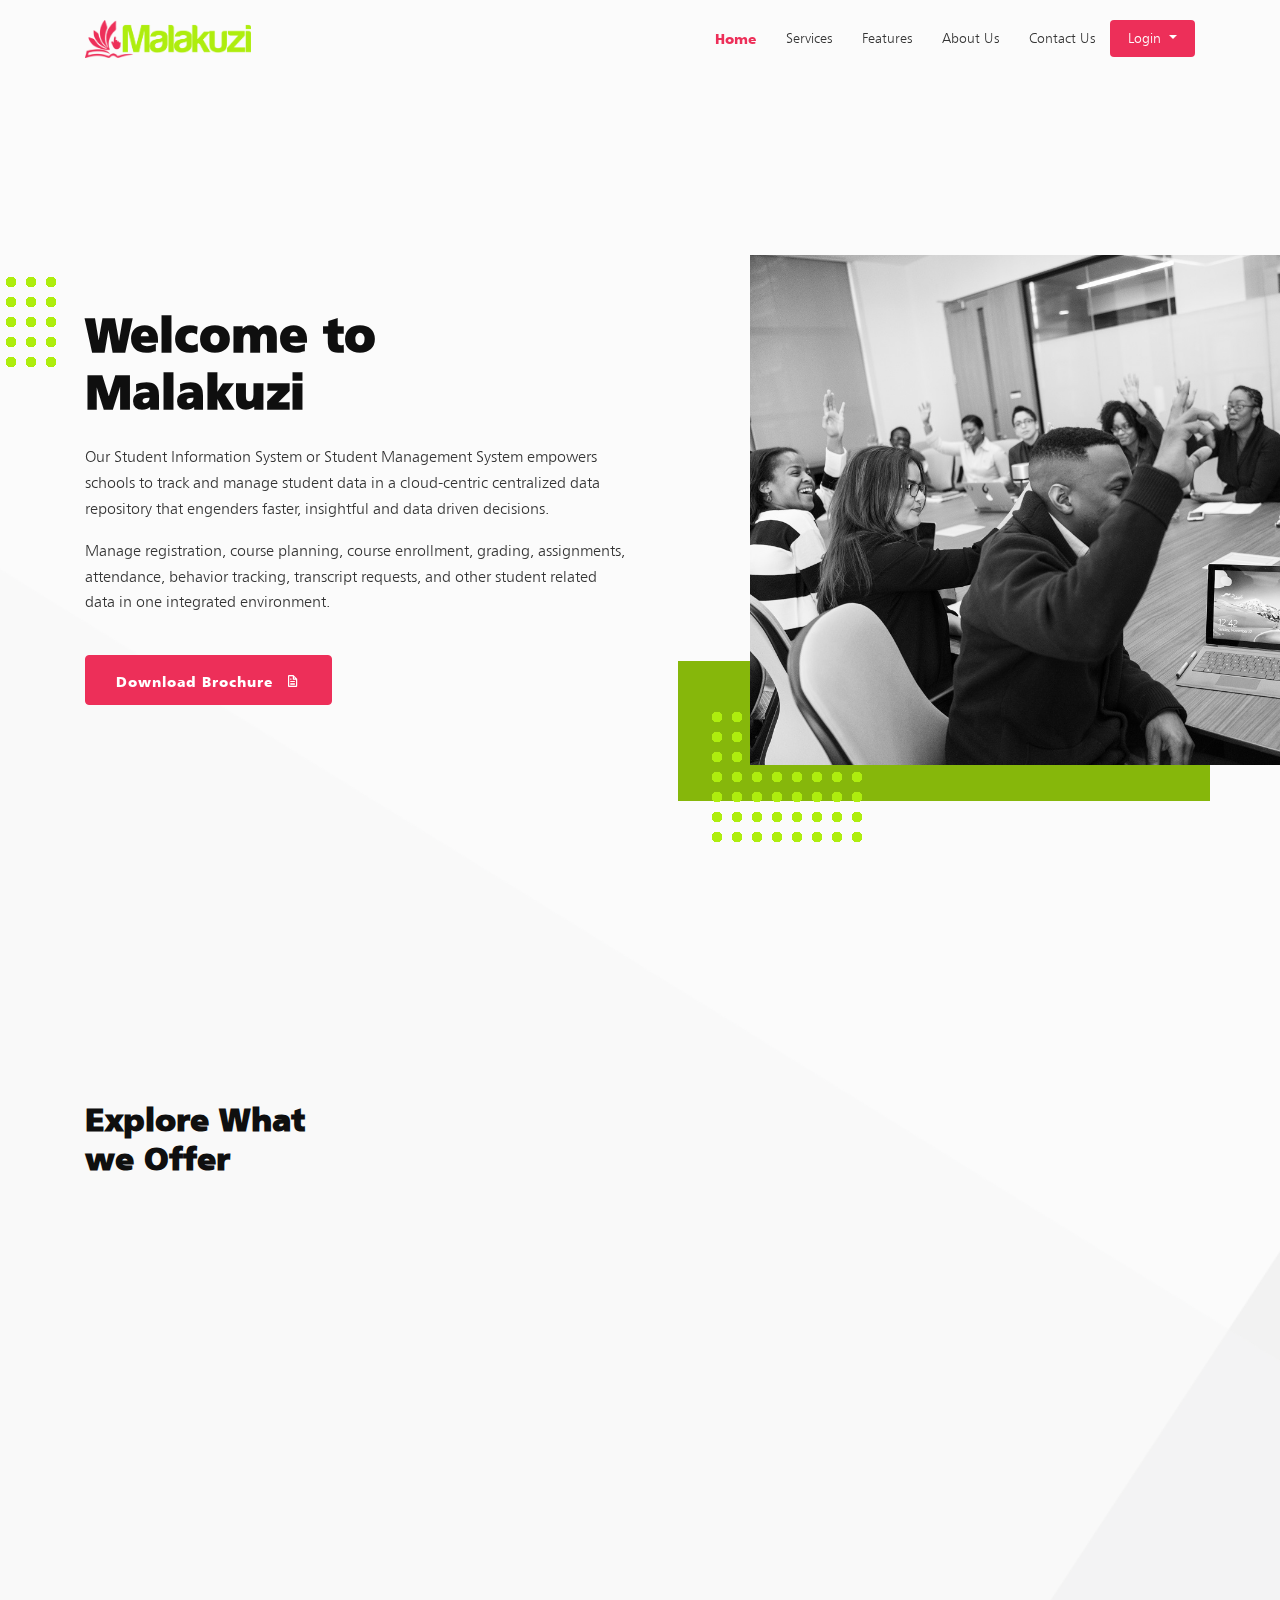
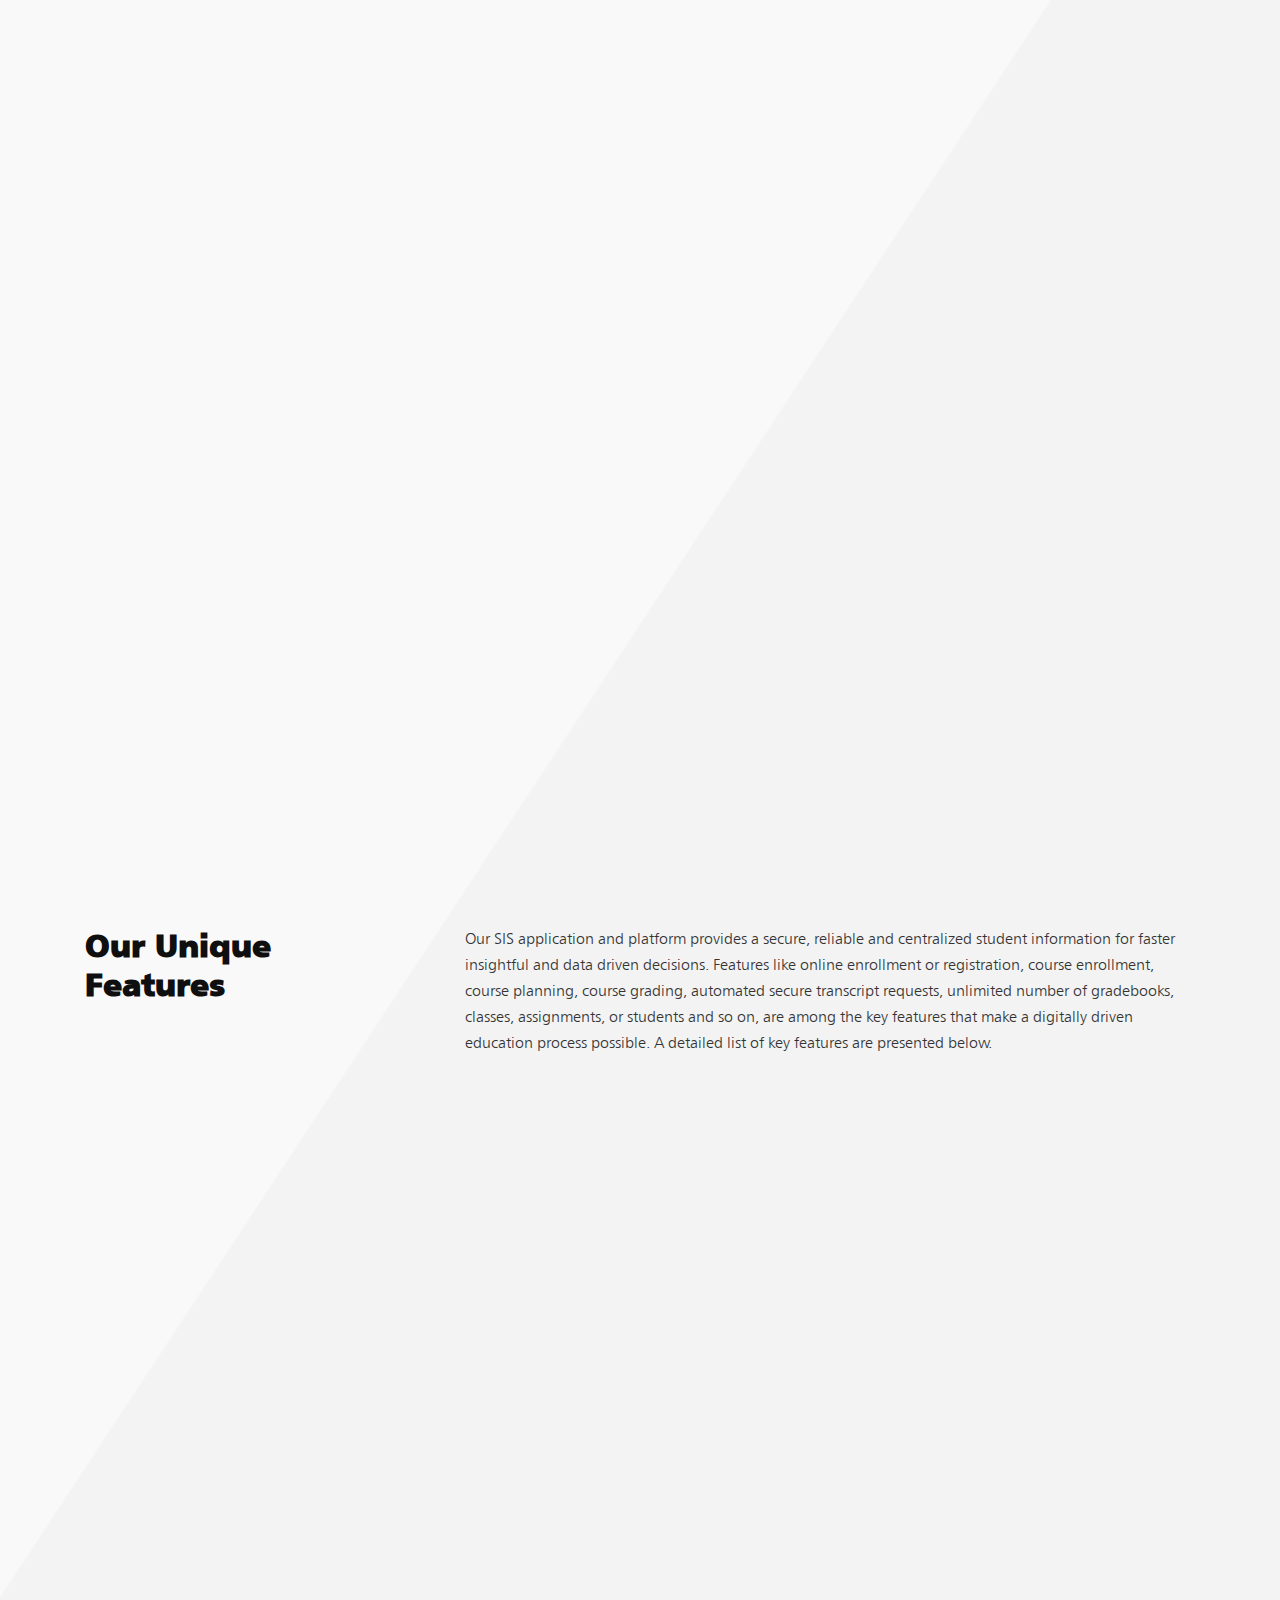
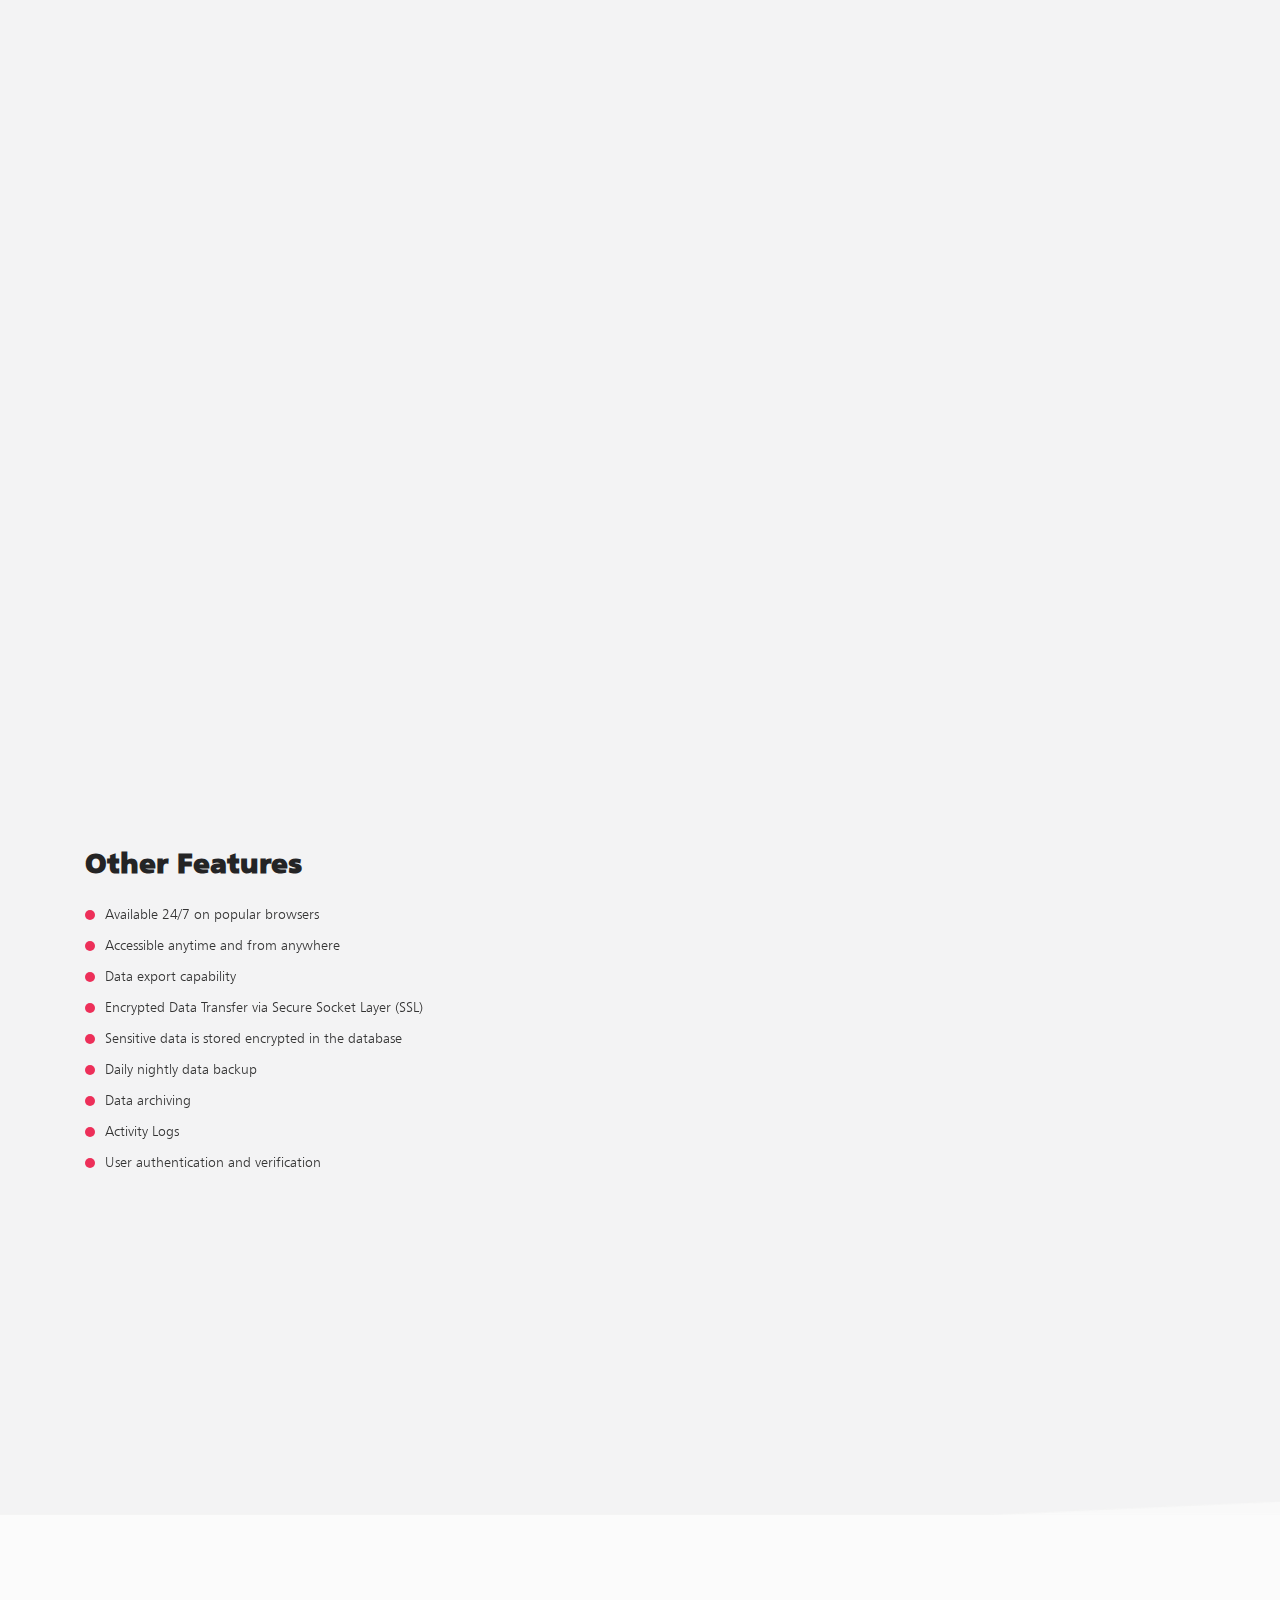
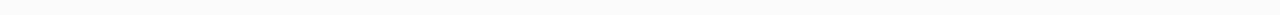
<file: index.html>
<!DOCTYPE html>
<html lang="en">

<head>
  <meta charset="utf-8">
  <meta content="width=device-width, initial-scale=1.0" name="viewport">

  <title>Malakuzi</title>
  <meta content="" name="descriptison">
  <meta content="" name="keywords">

  <!-- Favicons -->
  <link href="assets/img/favicon.png" rel="icon">
  <link href="assets/img/apple-touch-icon.png" rel="apple-touch-icon">

  <!-- Google Fonts -->
  <link href="https://fonts.googleapis.com/css?family=Open+Sans:300,300i,400,400i,600,600i,700,700i|Roboto:300,300i,400,400i,500,500i,700,700i&display=swap" rel="stylesheet">

  <!-- Custom Fonts -->
  <link href="assets/fonts/fonts.css" rel="stylesheet">

  <!-- Vendor CSS Files -->
  <link href="assets/vendor/bootstrap/css/bootstrap.min.css" rel="stylesheet">
  <link href="assets/vendor/animate.css/animate.min.css" rel="stylesheet">
  <link href="assets/vendor/icofont/icofont.min.css" rel="stylesheet">
  <link href="assets/vendor/boxicons/css/boxicons.min.css" rel="stylesheet">
  <link href="assets/vendor/venobox/venobox.css" rel="stylesheet">
  <link href="assets/vendor/owl.carousel/assets/owl.carousel.min.css" rel="stylesheet">
  <link href="assets/vendor/aos/aos.css" rel="stylesheet">

  <!-- Template Main CSS File -->
  <link href="assets/css/style.css" rel="stylesheet">

  <!-- =======================================================
  * Template Name: Moderna - v2.1.0
  * Template URL: https://bootstrapmade.com/free-bootstrap-template-corporate-moderna/
  * Author: BootstrapMade.com
  * License: https://bootstrapmade.com/license/
  ======================================================== -->

</head>

<body class="body-wrapper">

  <!-- ======= Header ======= -->
  <header id="header" class="fixed-top header-transparent">
    <div class="container">

      <div class="logo float-left">
        <!--<h1 class="text-light"><a href="index.html"><span>Malakuzi</span></a></h1>-->
         <a href="index.html"><img src="assets/img/Malakuzi-logo.png" alt="" class="img-fluid"></a>
      </div>

      <nav class="nav-menu float-right d-none d-lg-block">
          <ul>
              <li class="active"><a href="index.html#hero-no-slider">Home</a></li>
              <li><a href="index.html#services">Services</a></li>
              <li><a href="index.html#features">Features</a></li>
              <!--<li><a href="portfolio.html">Portfolio</a></li>
                <li><a href="team.html">Team</a></li>
                <li><a href="blog.html">Blog</a></li>
                <li class="drop-down"><a href="">Drop Down</a>
                <ul>
                    <li><a href="#">Drop Down 1</a></li>
                    <li class="drop-down"><a href="#">Drop Down 2</a>
                    <ul>
                        <li><a href="#">Deep Drop Down 1</a></li>
                        <li><a href="#">Deep Drop Down 2</a></li>
                        <li><a href="#">Deep Drop Down 3</a></li>
                        <li><a href="#">Deep Drop Down 4</a></li>
                        <li><a href="#">Deep Drop Down 5</a></li>
                    </ul>
                    </li>
                    <li><a href="#">Drop Down 3</a></li>
                    <li><a href="#">Drop Down 4</a></li>
                    <li><a href="#">Drop Down 5</a></li>
                </ul>
                </li>-->
              <li><a href="about.html">About Us</a></li>
              <li><a href="contact.html">Contact Us</a></li>
              <!-- <li class="drop-down">
                  <a href="#">Log In</a>
                  <ul>
                      <li><a href="parent.html">Parent</a></li>
                      <li><a href="staff.html">Staff</a></li>
                      <li><a href="student.html">Student</a></li>
                  </ul>
              </li> -->
              <li class="nav-item dropdown">
                <a class="nav-link dropdown-toggle login-btn" href="#" id="navbarDropdownMenuLink" data-toggle="dropdown" aria-haspopup="true" aria-expanded="false">
                    Login
                </a>
                <div class="dropdown-menu" aria-labelledby="navbarDropdownMenuLink">
                    <a class="dropdown-item" href="parent.html">Parent Login</a>
                    <a class="dropdown-item" href="staff.html">Staff Login</a>
                    <a class="dropdown-item" href="student.html">Student Login</a>
                </div>
                </li>
          </ul>
      </nav><!-- .nav-menu -->

    </div>
  </header><!-- End Header -->

  <!-- ======= Hero No Slider Section ======= -->
  <section id="hero-no-slider" class="d-flex justify-cntent-center align-items-center">
    <div class="container position-relative" data-aos="fade-up" data-aos-delay="100">
      <div class="row">
        <!-- <div class="row justify-content-center"> -->
        <div class="col-xl-6 col-lg-6 col-md-6">
            <div class="hero-content">
                <h2 class="mb-4">Welcome to Malakuzi</h2>
                <p>Our Student Information System or Student Management System empowers schools to track and manage student data in a cloud-centric centralized data repository that engenders faster, insightful and data driven decisions.</p>
                <p>Manage registration, course planning, course enrollment, grading, assignments, attendance, behavior tracking, transcript requests, and other student related data in one integrated environment.</p>
                <a href="assets/Malakuzi_Brochure.zip" class="btn-get-started mt-4">Download Brochure <i class="bx bx-file ml-2"></i></a>
            </div>
        </div>
        <div class="col-xl-5 col-lg-5 col-md-5 offset-lg-1">
            <img src="assets/img/hero-bg.jpg" class="img-fluid mobile-hero" alt="">
            <div class="d-md-block h-100 float-left hero-img"></div>
        </div>
      </div>
    </div>
  </section><!-- End Hero No Slider Sectio -->

  <main id="main">

    <!-- ======= Services Section ======= -->
    <section id="services" class="services">
      <div class="container">
        <div class="section-title">
            <h2>Explore What we Offer</h2>
        </div>

        <div class="row">
          <div class="col-md-6 col-lg-3 d-flex align-items-stretch" data-aos="fade-up">
            <div class="icon-box">
              <div class="icon"><img src="assets/img/icons/data_migration.png" alt="data_migration"></div>
              <h4 class="title"><a href="">Data Migration and Integration</a></h4>
              <p class="description">We provide a low cost data migration and integration service in which we help you extract data from your existing application, perform the necessary transformations and migrate it to our SIS platform to bring you up and running as quickly as possible.</p>
            </div>
          </div>

          <div class="col-md-6 col-lg-3 d-flex align-items-stretch" data-aos="fade-up" data-aos-delay="100">
            <div class="icon-box active">
              <div class="icon"><img src="assets/img/icons/data_capture.png" alt="data_capture.png"></div>
              <h4 class="title"><a href="">Data Capture</a></h4>
              <p class="description">We provide a cost effective data capture service in which we capture offline and paper data either scanned or data entered. The captured data is then migrated and integrated into our SIS platform where it will be associated with existing student data and make accessible for usage.</p>
            </div>
          </div>

          <div class="col-md-6 col-lg-3 d-flex align-items-stretch" data-aos="fade-up" data-aos-delay="200">
            <div class="icon-box">
              <div class="icon"><img src="assets/img/icons/training.png" alt="training"></div>
              <h4 class="title"><a href="">Training</a></h4>
              <p class="description">The low cost web or online video conference training session provided enables staff, teachers, faculty, administrators, etc. to come up to speed on the usage of our SIS platform.</p>
            </div>
          </div>

          <div class="col-md-6 col-lg-3 d-flex align-items-stretch" data-aos="fade-up" data-aos-delay="200">
            <div class="icon-box">
              <div class="icon"><img src="assets/img/icons/administration.png" alt="administration"></div>
              <h4 class="title"><a href="">Administration</a></h4>
              <p class="description">Our affordable administrative service is aimed to ease the burden of having a dedicated in-house system administrator who will perform the day to day administrative functions.</p>
            </div>
          </div>

        </div>

      </div>
    </section><!-- End Services Section -->

    <!-- ======= Why Us Section ======= -->
    <section class="why-us my-4" data-aos="fade-up" date-aos-delay="200">
      <div class="container">

        <div class="row">
          <div class="col-lg-5 d-flex flex-column justify-content-center pt-2">

            <!-- <div class="icon-box">
              <div class="icon"><i class="bx bx-fingerprint"></i></div>
              <h4 class="title"><a href="">Digitally Driven Education Process</a></h4>
              <p class="description">Next Gen students expect a digitally driven education process and experience that can only be fostered by a drastic paper reduction and technology driven academic operations. Our SIS platform offers improved student lifecycle from admissions to graduation occasioned by technology driven insight. Furthermore, it provides on time information that facilitates key academic and institutional decisions, in addition to streamlining complex and strategic education processes.</p>
            </div> -->
            <div class="icon-box">
                <h4 class="title"><a href="">Digitally Driven Education Process</a></h4>
                <p class="description">Next Gen students expect a digitally driven education process and experience that can only be fostered by a drastic paper reduction and technology driven academic operations. Our SIS platform offers improved student lifecycle from admissions to graduation occasioned by technology driven insight. Furthermore, it provides on time information that facilitates key academic and institutional decisions, in addition to streamlining complex and strategic education processes.</p>
            </div>

            <div class="icon-box">
              <h4 class="title"><a href="">Benefits</a></h4>
              <p class="description">Our SIS platform offers an online enrollment process, structured and consistent course development across all courses, web and cloud-based solution that is accessible from any computer or device connected to the internet anytime and anywhere as well as a user friendly plus easy to use interface.</p>
            </div>

          </div>

          <div class="col-lg-6 offset-lg-1 video-box">
                <div class="image-box">
                    <img src="assets/img/why-us.jpg" class="img-fluid" alt="">
                </div>
          </div>
              
        </div>

      </div>
    </section><!-- End Why Us Section -->

    <!-- ======= Features Section ======= -->
    <section id="features" class="features">
        <div class="container">

            <div class="section-title row">
                <div class="col-md-4">
                    <h2>Our Unique Features</h2>
                </div>
                <div class="col-md-8">
                    <p>Our SIS application and platform provides a secure, reliable and centralized student information for faster insightful and data driven decisions. Features like online enrollment or registration, course enrollment, course planning, course grading, automated secure transcript requests, unlimited number of gradebooks, classes, assignments, or students and so on, are among the key features that make a digitally driven education process possible. A detailed list of key features are presented below.</p>
                </div>
            </div>

            <div class="row" data-aos="fade-up">
                <div class="col-12 col-lg-3 col-md-4 mb-4 mb-4">
                    <div class="feature-card">
                        <div class="feature-card-head">
                            <img src="assets/img/Point3.jpg" class="img-fluid" alt="">
                            <div class="title d-flex px-3">
                                <img src="assets/img/icons/student_class_mgt.png" class="img-fluid" alt="">
                                <h3>Student and Class Management</h3>
                            </div>
                        </div>
                        <div class="px-3">
                            
                            <ul>
                                <li> Admissions and registration</li>
                                <li> Storage of student profile data</li>
                                <li> Student document storage</li>
                                <li> Student transcripts</li>
                                <li> Class roasters </li>
                                <li> Class schedules</li>
                                <li> Student assignments</li>
                                <li> Student assessments</li>
                                <li> Student attendance tracking</li>
                                <li> Student behavior tracking</li>
                                <li> Student journal for notes about students</li>
                            </ul>
                        </div>
                    </div>
                </div>

                <div class="col-12 col-lg-3 col-md-4 mb-4 mb-4">
                    <div class="feature-card">
                        <div class="feature-card-head">
                            <img src="assets/img/Point5.jpg" class="img-fluid" alt="">
                            <div class="title d-flex px-3">
                                <img src="assets/img/icons/school_staff_mgt.png" class="img-fluid" alt="">
                                <h3>School and Staff Management</h3>
                            </div>
                        </div>
                        
                        <div class="px-3">
                            <ul>
                                <li> School profile</li>
                                <li> Staff member profile</li>
                                <li> Administrator school assignments</li>
                                <li> Teacher school assignments</li>
                                <li> Teacher class assignments</li>
                                <li> Teacher class schedules</li>
                                <li> Staff member system </li>
                                <li> User accounts and privileges</li>
                                <li> School year calendar</li>
                            </ul>
                        </div>
                    </div>
                </div>

                <div class="col-12 col-lg-3 col-md-4 mb-4">
                    <div class="feature-card">
                        <div class="feature-card-head">
                            <img src="assets/img/Point2.jpg" class="img-fluid" alt="">
                            <div class="title d-flex px-3">
                                <img src="assets/img/icons/grade_mgt.png" class="img-fluid" alt="">
                                <h3>Grade Management</h3>
                            </div>
                        </div>
                        <div class="px-3">
                            <ul>
                                <li> Student grades and GPA</li>
                                <li> Gradebooks</li>
                                <li> Multiple grading periods</li>
                                <li> Grade weighting</li>
                                <li> Manage and track assignments</li>
                                <li> Assignment categories</li>
                                <li> Drop scores policies</li>
                                <li> Assignment statuses</li>
                                <li> Teacher comments per grading period</li>
                                <li> Online student submission of assignments</li>
                            </ul>
                        </div>
                    </div>    
                </div>

                <div class="col-12 col-lg-3 col-md-4 mb-4">
                    <div class="feature-card">
                        <div class="feature-card-head">
                            <img src="assets/img/Point1.jpg" class="img-fluid" alt="">
                            <div class="title d-flex px-3">
                                <img src="assets/img/icons/report.png" class="img-fluid" alt="">
                                <h3>Report Generation</h3>
                            </div>
                        </div>
                        <div class="px-3">
                            <p style="font-size: 13px;
                            line-height: 157.4%;">Reports can be saved, viewed, printed for hard copy distribution, or emailed to students, parents, and administrators at any time as well as be shared with students and parents via web portals. Report templates required for report creation can be created for but not limited to:</p>
                            <ul>
                                <li> Grade reports</li>
                                <li> Attendance reports</li>
                                <li> Behavior reports</li>
                                <li> Progress reports</li>
                                <li> Report cards</li>
                                <li> Any combination of the above</li>
                                <li> Custom reports</li>
                            </ul>
                        </div>
                    </div>
                </div>

                <div class="col-12 col-lg-3 col-md-4 mb-4">
                    <div class="feature-card">
                        <div class="feature-card-head">
                            <img src="assets/img/Point4.jpg" class="img-fluid" alt="">
                            <div class="title d-flex px-3">
                                <img src="assets/img/icons/attendance_behaviour_track.png" class="img-fluid" alt="">
                                <h3>Attendance and Behavior Tracking</h3>
                            </div>
                        </div>
                        <div class="px-3">
                            <ul>
                                <li> Attendance tracking</li>
                                <li> Attendance statuses</li>
                                <li> Behavior statuses</li>
                                <li> Behavior incident</li>
                            </ul>
                        </div>
                    </div>
                </div>

                <div class="col-12 col-lg-3 col-md-4 mb-4">
                    <div class="feature-card">
                        <div class="feature-card-head">
                            <img src="assets/img/Point6.jpg" class="img-fluid" alt="">
                            <div class="title d-flex px-3">
                                <img src="assets/img/icons/support_account.png" class="img-fluid" alt="">
                                <h3>Supported Account Types</h3>
                            </div>
                        </div>
                        <div class="px-3">
                            <ul>
                                <li> Multiple Teacher Accounts</li>
                                <li> Administrator Accounts</li>
                                <li> Student Portal Accounts</li>
                                <li> Parent Portal Accounts</li>
                            </ul>
                        </div>
                    </div>
                </div>

                <div class="col-12 col-lg-3 col-md-4 mb-4">
                    <div class="feature-card">
                        <div class="feature-card-head">
                            <img src="assets/img/Point7.jpg" class="img-fluid" alt="">
                            <div class="title d-flex px-3">
                                <img src="assets/img/icons/application_security.png" class="img-fluid" alt="">
                                <h3>Application Security</h3>
                            </div>
                        </div>
                        <div class="px-3">
                            <ul>
                                <li> Encrypted data transfer via Secure Socket Layer (SSL)</li>
                                <li> Sensitive student profile data is encrypted before being stored</li>
                                <li> Nightly backups to onsite and offsite servers</li>
                                <li> Backup account data is archived for 30 days</li>
                                <li> Account activity log is kept for 30 days</li>
                                <li> Account lockdown after successive failed logins</li>
                                <li> Identity verification via email</li>
                                <li> Automatic logout after account inactivity</li>
                            </ul>
                        </div>
                    </div>
                </div>

                <div class="col-12 col-lg-3 col-md-4 mb-4">
                    <div class="feature-card">
                        <div class="feature-card-head">
                            <img src="assets/img/Point8.jpg" class="img-fluid" alt="">
                            <div class="title d-flex px-3">
                                <img src="assets/img/icons/communication_tools.png" class="img-fluid" alt="">
                                <h3>Communication Tools</h3>
                            </div>
                        </div>
                        <div class="px-3">
                            <ul>
                                <li> Student web portals</li>
                                <li> Parent web portals</li>
                                <li> Assignment document sharing</li>
                                <li> Online student submission of assignments</li>
                                <li> Share reports with students and parents</li>
                                <li> Student and teacher discussion boards</li>
                                <li> Event calendar</li>
                                <li> Bulletin board</li>
                                <li> Daily lesson log</li>
                                <li> Teacher blog</li>
                                <li> School year calendar</li>
                                <li> School bulletin board</li>
                            </ul>
                        </div>
                    </div>
                </div>
            </div>

            <div class="mt-4">
                <h3 style="font-weight: bold;
                font-size: 28px !important" class="mb-4">Other Features</h3>
                <ul>
                    <li> Available 24/7 on popular browsers</li>
                    <li> Accessible anytime and from anywhere</li>
                    <li> Data export capability</li>
                    <li> Encrypted Data Transfer via Secure Socket Layer (SSL)</li>
                    <li> Sensitive data is stored encrypted in the database</li>
                    <li> Daily nightly data backup</li>
                    <li> Data archiving</li>
                    <li> Activity Logs</li>
                    <li> User authentication and verification</li>
                </ul>
            </div>
                


        </div>
    </section><!-- End Features Section -->

  </main><!-- End #main -->

  <!-- ======= Footer ======= -->
  <footer id="footer" data-aos="fade-up" data-aos-easing="ease-in-out" data-aos-duration="500">

    <!--<div class="footer-newsletter">
      <div class="container">
        <div class="row">
          <div class="col-lg-6">
            <h4>Our Newsletter</h4>
            <p>Tamen quem nulla quae legam multos aute sint culpa legam noster magna</p>
          </div>
          <div class="col-lg-6">
            <form action="" method="post">
              <input type="email" name="email"><input type="submit" value="Subscribe">
            </form>
          </div>
        </div>
      </div>
    </div>-->

    <div class="footer-top">
      <div class="container">
        <div class="row">

            <div class="col-lg-5 col-md-5 footer-links">
                <h4 class="mb-4">Follow Us On:</h4>
                <div class="social-links mb-4">
                    <a href="#" class="twitter"><span><i class="bx bxl-twitter"></i></span></a>
                    <a href="#" class="facebook"><span><i class="bx bxl-facebook"></i></span></a>
                    <a href="#" class="instagram"><span><i class="bx bxl-instagram"></i></span></a>
                    <a href="#" class="linkedin"><span><i class="bx bxl-linkedin"></i></span></a>
                </div>
            </div>

            <div class="col-lg-7 col-md-7 footer-links">
                <ul class="mb-4">
                    <li><a href="about.html">About Us</a></li>
                    <li><a href="contact.html">Contact Us</a></li>
                    <li><a href="termsofservice.html">Terms of Service</a></li>
                    <li><a href="privacypolicy.html">Privacy Policy</a></li>
                </ul>
                <p>© Copyright Malakuzi.com - a Buconpro Technology Ltd. company. All Rights Reserved</p>
                <p>Powered by iGradePlus SIS Engine</p>
            </div>
          <!--<div class="col-lg-3 col-md-6 footer-links">
            <h4>Our Services</h4>
            <ul>
              <li><i class="bx bx-chevron-right"></i> <a href="#">Web Design</a></li>
              <li><i class="bx bx-chevron-right"></i> <a href="#">Web Development</a></li>
              <li><i class="bx bx-chevron-right"></i> <a href="#">Product Management</a></li>
              <li><i class="bx bx-chevron-right"></i> <a href="#">Marketing</a></li>
              <li><i class="bx bx-chevron-right"></i> <a href="#">Graphic Design</a></li>
            </ul>
          </div>-->

          <!--<div class="col-lg-3 col-md-6 footer-contact">
            <h4>Contact Us</h4>
            <p>
              A108 Adam Street <br>
              New York, NY 535022<br>
              United States <br><br>
              <strong>Phone:</strong> +1 5589 55488 55<br>
              <strong>Email:</strong> info@example.com<br>
            </p>

          </div>-->

          <!--<div class="col-lg-3 col-md-6 footer-info">
            <h3>About Malakuzi</h3>
            <p>Our Student Information System or Student Management System empowers schools to track and manage student data in a cloud-centric centralized data repository that engenders faster, insightful and data driven decisions.</p>
            <div class="social-links mt-3">
              <a href="#" class="twitter"><i class="bx bxl-twitter"></i></a>
              <a href="#" class="facebook"><i class="bx bxl-facebook"></i></a>
              <a href="#" class="instagram"><i class="bx bxl-instagram"></i></a>
              <a href="#" class="linkedin"><i class="bx bxl-linkedin"></i></a>
            </div>
          </div>-->

        </div>
      </div>
    </div>

    
  </footer><!-- End Footer -->

  <a href="#" class="back-to-top"><i class="icofont-simple-up"></i></a>

  <!-- Vendor JS Files -->
  <script src="assets/vendor/jquery/jquery.min.js"></script>
  <script src="assets/vendor/bootstrap/js/bootstrap.bundle.min.js"></script>
  <script src="assets/vendor/jquery.easing/jquery.easing.min.js"></script>
  <script src="assets/vendor/php-email-form/validate.js"></script>
  <script src="assets/vendor/venobox/venobox.min.js"></script>
  <script src="assets/vendor/waypoints/jquery.waypoints.min.js"></script>
  <script src="assets/vendor/counterup/counterup.min.js"></script>
  <script src="assets/vendor/owl.carousel/owl.carousel.min.js"></script>
  <script src="assets/vendor/isotope-layout/isotope.pkgd.min.js"></script>
  <script src="assets/vendor/aos/aos.js"></script>

  <!-- Template Main JS File -->
  <script src="assets/js/main.js"></script>

</body>

</html>
</file>
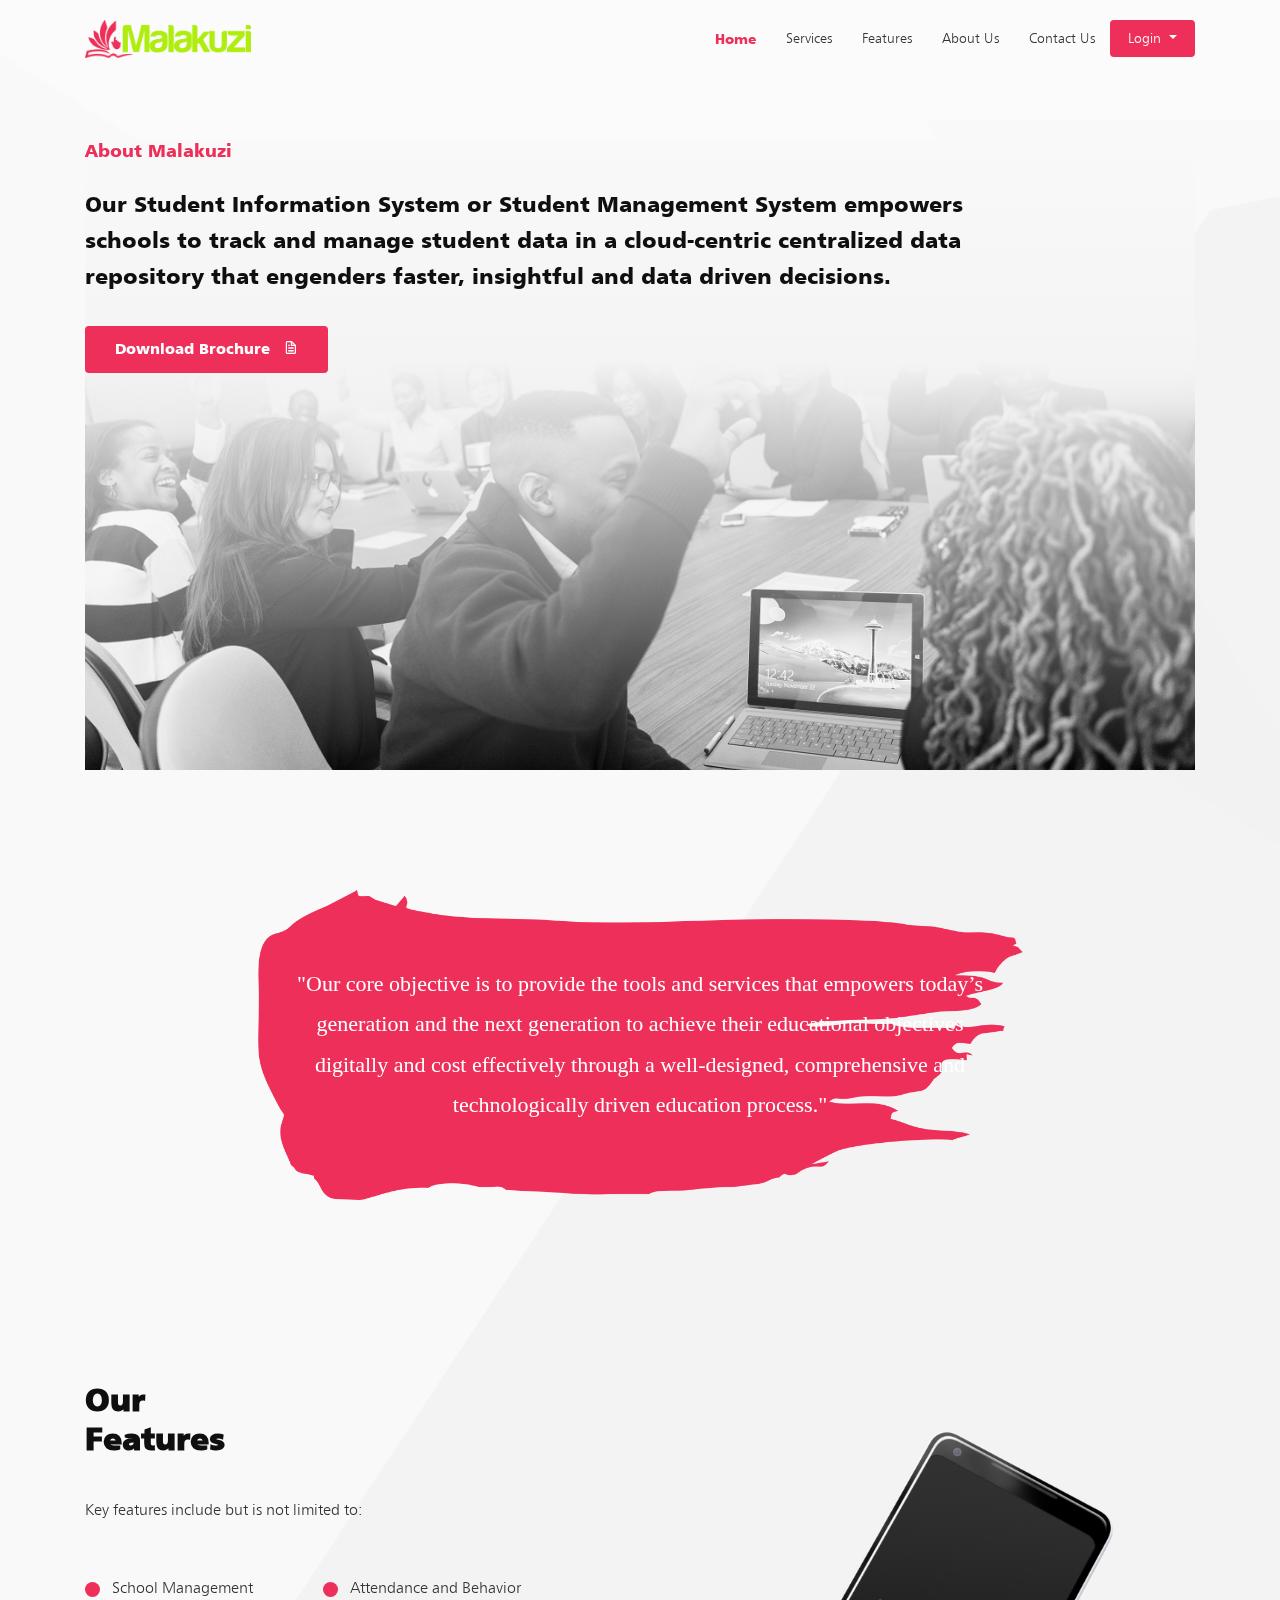
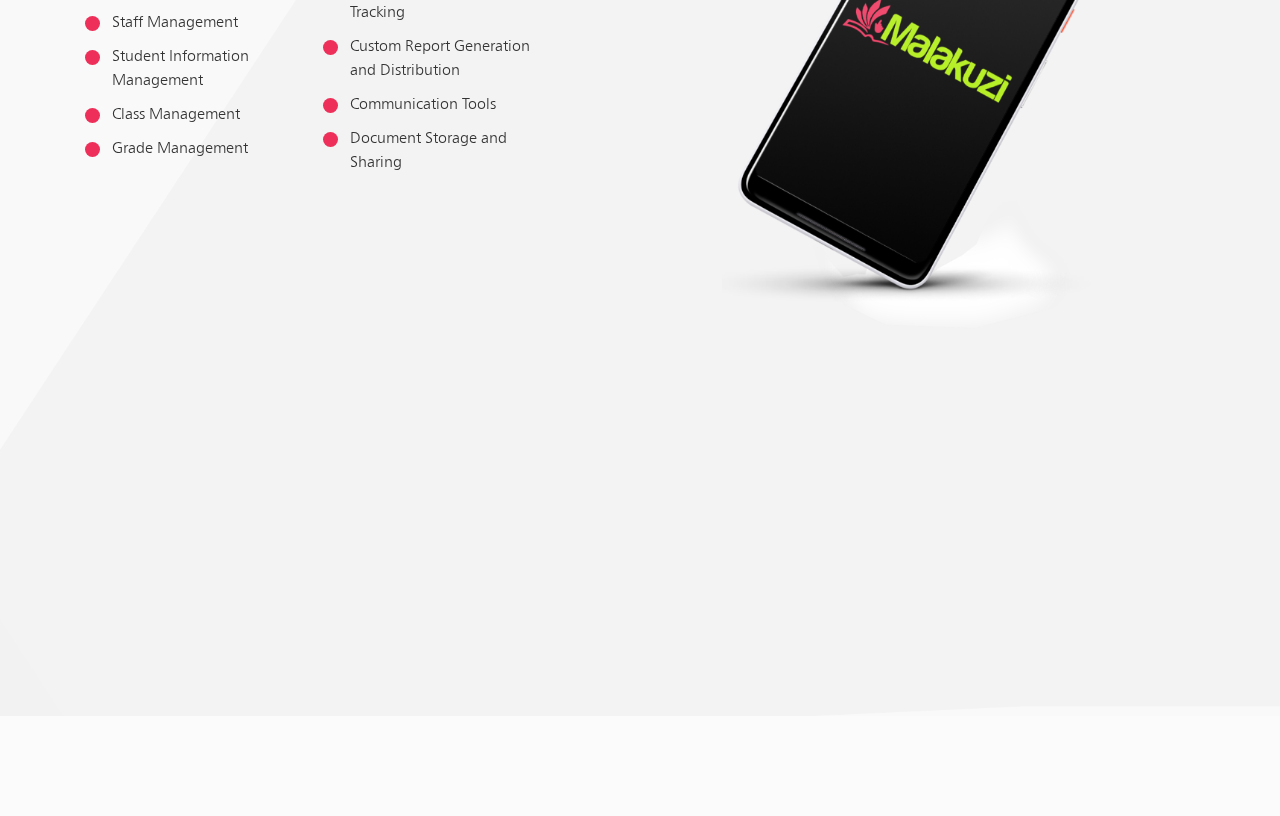
<file: about.html>
<!DOCTYPE html>
<html lang="en">

<head>
  <meta charset="utf-8">
  <meta content="width=device-width, initial-scale=1.0" name="viewport">

  <title>About Us</title>
  <meta content="" name="description">
  <meta content="" name="keywords">

  <!-- Favicons -->
  <link href="assets/img/favicon.png" rel="icon">
  <link href="assets/img/apple-touch-icon.png" rel="apple-touch-icon">

  <!-- Google Fonts -->
  <link href="https://fonts.googleapis.com/css?family=Open+Sans:300,300i,400,400i,600,600i,700,700i|Roboto:300,300i,400,400i,500,500i,700,700i&display=swap" rel="stylesheet">
  
  <!-- Custom Fonts -->
  <link href="assets/fonts/fonts.css" rel="stylesheet">
  
  <!-- Vendor CSS Files -->
  <link href="assets/vendor/bootstrap/css/bootstrap.min.css" rel="stylesheet">
  <link href="assets/vendor/animate.css/animate.min.css" rel="stylesheet">
  <link href="assets/vendor/icofont/icofont.min.css" rel="stylesheet">
  <link href="assets/vendor/boxicons/css/boxicons.min.css" rel="stylesheet">
  <link href="assets/vendor/venobox/venobox.css" rel="stylesheet">
  <link href="assets/vendor/owl.carousel/assets/owl.carousel.min.css" rel="stylesheet">
  <link href="assets/vendor/aos/aos.css" rel="stylesheet">

  <!-- Template Main CSS File -->
  <link href="assets/css/style.css" rel="stylesheet">

  <!-- =======================================================
  * Template Name: Moderna - v2.1.0
  * Template URL: https://bootstrapmade.com/free-bootstrap-template-corporate-moderna/
  * Author: BootstrapMade.com
  * License: https://bootstrapmade.com/license/
  ======================================================== -->
</head>

<body class="body-wrapper">

    <!-- ======= Header ======= -->
  <header id="header" class="fixed-top header-transparent">
      <div class="container">
  
        <div class="logo float-left">
          <!--<h1 class="text-light"><a href="index.html"><span>Malakuzi</span></a></h1>-->
           <a href="index.html"><img src="assets/img/Malakuzi-logo.png" alt="" class="img-fluid"></a>
        </div>
  
        <nav class="nav-menu float-right d-none d-lg-block">
            <ul>
                <li class="active"><a href="index.html#hero-no-slider">Home</a></li>
                <li><a href="index.html#services">Services</a></li>
                <li><a href="index.html#features">Features</a></li>
                <!--<li><a href="portfolio.html">Portfolio</a></li>
                  <li><a href="team.html">Team</a></li>
                  <li><a href="blog.html">Blog</a></li>
                  <li class="drop-down"><a href="">Drop Down</a>
                  <ul>
                      <li><a href="#">Drop Down 1</a></li>
                      <li class="drop-down"><a href="#">Drop Down 2</a>
                      <ul>
                          <li><a href="#">Deep Drop Down 1</a></li>
                          <li><a href="#">Deep Drop Down 2</a></li>
                          <li><a href="#">Deep Drop Down 3</a></li>
                          <li><a href="#">Deep Drop Down 4</a></li>
                          <li><a href="#">Deep Drop Down 5</a></li>
                      </ul>
                      </li>
                      <li><a href="#">Drop Down 3</a></li>
                      <li><a href="#">Drop Down 4</a></li>
                      <li><a href="#">Drop Down 5</a></li>
                  </ul>
                  </li>-->
                <li><a href="about.html">About Us</a></li>
                <li><a href="contact.html">Contact Us</a></li>
                <!-- <li class="drop-down">
                    <a href="#">Log In</a>
                    <ul>
                        <li><a href="parent.html">Parent</a></li>
                        <li><a href="staff.html">Staff</a></li>
                        <li><a href="student.html">Student</a></li>
                    </ul>
                </li> -->
                <li class="nav-item dropdown">
                  <a class="nav-link dropdown-toggle login-btn" href="#" id="navbarDropdownMenuLink" data-toggle="dropdown" aria-haspopup="true" aria-expanded="false">
                      Login
                  </a>
                  <div class="dropdown-menu" aria-labelledby="navbarDropdownMenuLink">
                      <a class="dropdown-item" href="parent.html">Parent Login</a>
                      <a class="dropdown-item" href="staff.html">Staff Login</a>
                      <a class="dropdown-item" href="student.html">Student Login</a>
                  </div>
                  </li>
            </ul>
        </nav><!-- .nav-menu -->
  
      </div>
    </header><!-- End Header -->

    <main id="main">

        <!-- ======= About Us Section ======= -->
        <!-- <section class="breadcrumbs">
            <div class="container">

                <div class="d-flex justify-content-between align-items-center">
                    <h2>About Us</h2>
                    <ol>
                        <li><a href="index.html">Home</a></li>
                        <li>About Us</li>
                    </ol>
                </div>

            </div>
        </section> -->
        <!-- End About Us Section -->
        <!-- ======= About Section ======= -->
        <section class="about" data-aos="fade-up">
            <div class="container">

                <div class="about-hero">
                  <h6 class="mb-4">About Malakuzi</h6>
                  <h5 class="mb-4">
                    Our Student Information System or Student Management System empowers schools to track and manage student data in a cloud-centric centralized data repository that engenders faster, insightful and data driven decisions. 
                  </h5>
                  <a href="assets/Malakuzi_Brochure.zip">Download Brochure <i class="bx bx-file ml-2"></i></a>
                </div>

                <section class="blockquote">
                  <h3>
                    "Our core objective is to provide the tools and services that empowers today’s generation and the next generation to achieve their educational objectives digitally and cost effectively through a well-designed, comprehensive and technologically driven education process."
                  </h3>
                </section>

                <section>
                  <div class="row">
                      <div class="col-md-5">
                        <div class="section-title">
                            <h2 style="width:180px">Our Features</h2>
                            <p>Key features include but is not limited to:</p>
                        </div>
                          <div class="row mt-4">
                              <div class="col-md-6">
                                  <ul>
                                      <li>School Management</li>
                                      <li>Staff Management</li>
                                      <li>Student Information Management</li>
                                      <li>Class Management</li>
                                      <li>Grade Management</li>
                                  </ul>
                              </div>
                              <div class="col-md-6">
                                  <ul>
                                      <li>Attendance and Behavior Tracking</li>
                                      <li>Custom Report Generation and Distribution</li>
                                      <li>Communication Tools</li>
                                      <li>Document Storage and Sharing</li>
                                  </ul>
                              </div>
                          </div>
                      </div>
                      <div class="col-md-6 offset-md-1">
                        <div>
                          <img src="assets/img/standing-phone.png" class="img-fluid" alt="" style="height: 560px;
                          margin: 0 auto;
                          display: block;">
                        </div>
                      </div>
                  </div>
                </section>
            </div>
        </section><!-- End About Section -->

        <!-- ======= Facts Section ======= -->
        <!--<section class="facts section-bg" data-aos="fade-up">
          <div class="container">

            <div class="row counters">

              <div class="col-lg-3 col-6 text-center">
                <span data-toggle="counter-up">232</span>
                <p>Clients</p>
              </div>

              <div class="col-lg-3 col-6 text-center">
                <span data-toggle="counter-up">521</span>
                <p>Projects</p>
              </div>

              <div class="col-lg-3 col-6 text-center">
                <span data-toggle="counter-up">1,463</span>
                <p>Hours Of Support</p>
              </div>

              <div class="col-lg-3 col-6 text-center">
                <span data-toggle="counter-up">15</span>
                <p>Hard Workers</p>
              </div>

            </div>

          </div>
        </section>-->
        <!-- End Facts Section -->
        <!-- ======= Our Skills Section ======= -->
        <!--<section class="skills" data-aos="fade-up">
          <div class="container">

            <div class="section-title">
              <h2>Our Skills</h2>
              <p>Magnam dolores commodi suscipit. Necessitatibus eius consequatur ex aliquid fuga eum quidem. Sit sint consectetur velit. Quisquam quos quisquam cupiditate. Et nemo qui impedit suscipit alias ea. Quia fugiat sit in iste officiis commodi quidem hic quas.</p>
            </div>

            <div class="skills-content">

              <div class="progress">
                <div class="progress-bar bg-success" role="progressbar" aria-valuenow="100" aria-valuemin="0" aria-valuemax="100">
                  <span class="skill">HTML <i class="val">100%</i></span>
                </div>
              </div>

              <div class="progress">
                <div class="progress-bar bg-info" role="progressbar" aria-valuenow="90" aria-valuemin="0" aria-valuemax="100">
                  <span class="skill">CSS <i class="val">90%</i></span>
                </div>
              </div>

              <div class="progress">
                <div class="progress-bar bg-warning" role="progressbar" aria-valuenow="75" aria-valuemin="0" aria-valuemax="100">
                  <span class="skill">JavaScript <i class="val">75%</i></span>
                </div>
              </div>

              <div class="progress">
                <div class="progress-bar bg-danger" role="progressbar" aria-valuenow="55" aria-valuemin="0" aria-valuemax="100">
                  <span class="skill">Photoshop <i class="val">55%</i></span>
                </div>
              </div>

            </div>

          </div>
        </section>-->
        <!-- End Our Skills Section -->
        <!-- ======= Tetstimonials Section ======= -->
        <!--<section class="testimonials" data-aos="fade-up">
          <div class="container">

            <div class="section-title">
              <h2>Tetstimonials</h2>
              <p>Magnam dolores commodi suscipit. Necessitatibus eius consequatur ex aliquid fuga eum quidem. Sit sint consectetur velit. Quisquam quos quisquam cupiditate. Et nemo qui impedit suscipit alias ea. Quia fugiat sit in iste officiis commodi quidem hic quas.</p>
            </div>

            <div class="owl-carousel testimonials-carousel">

              <div class="testimonial-item">
                <img src="assets/img/testimonials/testimonials-1.jpg" class="testimonial-img" alt="">
                <h3>Saul Goodman</h3>
                <h4>Ceo &amp; Founder</h4>
                <p>
                  <i class="bx bxs-quote-alt-left quote-icon-left"></i>
                  Proin iaculis purus consequat sem cure digni ssim donec porttitora entum suscipit rhoncus. Accusantium quam, ultricies eget id, aliquam eget nibh et. Maecen aliquam, risus at semper.
                  <i class="bx bxs-quote-alt-right quote-icon-right"></i>
                </p>
              </div>

              <div class="testimonial-item">
                <img src="assets/img/testimonials/testimonials-2.jpg" class="testimonial-img" alt="">
                <h3>Sara Wilsson</h3>
                <h4>Designer</h4>
                <p>
                  <i class="bx bxs-quote-alt-left quote-icon-left"></i>
                  Export tempor illum tamen malis malis eram quae irure esse labore quem cillum quid cillum eram malis quorum velit fore eram velit sunt aliqua noster fugiat irure amet legam anim culpa.
                  <i class="bx bxs-quote-alt-right quote-icon-right"></i>
                </p>
              </div>

              <div class="testimonial-item">
                <img src="assets/img/testimonials/testimonials-3.jpg" class="testimonial-img" alt="">
                <h3>Jena Karlis</h3>
                <h4>Store Owner</h4>
                <p>
                  <i class="bx bxs-quote-alt-left quote-icon-left"></i>
                  Enim nisi quem export duis labore cillum quae magna enim sint quorum nulla quem veniam duis minim tempor labore quem eram duis noster aute amet eram fore quis sint minim.
                  <i class="bx bxs-quote-alt-right quote-icon-right"></i>
                </p>
              </div>

              <div class="testimonial-item">
                <img src="assets/img/testimonials/testimonials-4.jpg" class="testimonial-img" alt="">
                <h3>Matt Brandon</h3>
                <h4>Freelancer</h4>
                <p>
                  <i class="bx bxs-quote-alt-left quote-icon-left"></i>
                  Fugiat enim eram quae cillum dolore dolor amet nulla culpa multos export minim fugiat minim velit minim dolor enim duis veniam ipsum anim magna sunt elit fore quem dolore labore illum veniam.
                  <i class="bx bxs-quote-alt-right quote-icon-right"></i>
                </p>
              </div>

              <div class="testimonial-item">
                <img src="assets/img/testimonials/testimonials-5.jpg" class="testimonial-img" alt="">
                <h3>John Larson</h3>
                <h4>Entrepreneur</h4>
                <p>
                  <i class="bx bxs-quote-alt-left quote-icon-left"></i>
                  Quis quorum aliqua sint quem legam fore sunt eram irure aliqua veniam tempor noster veniam enim culpa labore duis sunt culpa nulla illum cillum fugiat legam esse veniam culpa fore nisi cillum quid.
                  <i class="bx bxs-quote-alt-right quote-icon-right"></i>
                </p>
              </div>

            </div>

          </div>
        </section>-->
        <!-- End Ttstimonials Section -->

    </main><!-- End #main -->
    
    <!-- ======= Footer ======= -->
    <footer id="footer" data-aos="fade-up" data-aos-easing="ease-in-out" data-aos-duration="500">

      <!--<div class="footer-newsletter">
        <div class="container">
          <div class="row">
            <div class="col-lg-6">
              <h4>Our Newsletter</h4>
              <p>Tamen quem nulla quae legam multos aute sint culpa legam noster magna</p>
            </div>
            <div class="col-lg-6">
              <form action="" method="post">
                <input type="email" name="email"><input type="submit" value="Subscribe">
              </form>
            </div>
          </div>
        </div>
      </div>-->
  
      <div class="footer-top">
        <div class="container">
          <div class="row">
  
              <div class="col-lg-5 col-md-5 footer-links">
                  <h4 class="mb-4">Follow Us On:</h4>
                  <div class="social-links mb-4">
                      <a href="#" class="twitter"><span><i class="bx bxl-twitter"></i></span></a>
                      <a href="#" class="facebook"><span><i class="bx bxl-facebook"></i></span></a>
                      <a href="#" class="instagram"><span><i class="bx bxl-instagram"></i></span></a>
                      <a href="#" class="linkedin"><span><i class="bx bxl-linkedin"></i></span></a>
                  </div>
              </div>
  
              <div class="col-lg-7 col-md-7 footer-links">
                  <ul class="mb-4">
                      <li><a href="about.html">About Us</a></li>
                      <li><a href="contact.html">Contact Us</a></li>
                      <li><a href="termsofservice.html">Terms of Service</a></li>
                      <li><a href="privacypolicy.html">Privacy Policy</a></li>
                  </ul>
                  <p>© Copyright Malakuzi.com - a Buconpro Technology Ltd. company. All Rights Reserved</p>
                  <p>Powered by iGradePlus SIS Engine</p>
              </div>
            <!--<div class="col-lg-3 col-md-6 footer-links">
              <h4>Our Services</h4>
              <ul>
                <li><i class="bx bx-chevron-right"></i> <a href="#">Web Design</a></li>
                <li><i class="bx bx-chevron-right"></i> <a href="#">Web Development</a></li>
                <li><i class="bx bx-chevron-right"></i> <a href="#">Product Management</a></li>
                <li><i class="bx bx-chevron-right"></i> <a href="#">Marketing</a></li>
                <li><i class="bx bx-chevron-right"></i> <a href="#">Graphic Design</a></li>
              </ul>
            </div>-->
  
            <!--<div class="col-lg-3 col-md-6 footer-contact">
              <h4>Contact Us</h4>
              <p>
                A108 Adam Street <br>
                New York, NY 535022<br>
                United States <br><br>
                <strong>Phone:</strong> +1 5589 55488 55<br>
                <strong>Email:</strong> info@example.com<br>
              </p>
  
            </div>-->
  
            <!--<div class="col-lg-3 col-md-6 footer-info">
              <h3>About Malakuzi</h3>
              <p>Our Student Information System or Student Management System empowers schools to track and manage student data in a cloud-centric centralized data repository that engenders faster, insightful and data driven decisions.</p>
              <div class="social-links mt-3">
                <a href="#" class="twitter"><i class="bx bxl-twitter"></i></a>
                <a href="#" class="facebook"><i class="bx bxl-facebook"></i></a>
                <a href="#" class="instagram"><i class="bx bxl-instagram"></i></a>
                <a href="#" class="linkedin"><i class="bx bxl-linkedin"></i></a>
              </div>
            </div>-->
  
          </div>
        </div>
      </div>
  
      
    </footer><!-- End Footer -->

    <a href="#" class="back-to-top"><i class="icofont-simple-up"></i></a>

    <!-- Vendor JS Files -->
    <script src="assets/vendor/jquery/jquery.min.js"></script>
    <script src="assets/vendor/bootstrap/js/bootstrap.bundle.min.js"></script>
    <script src="assets/vendor/jquery.easing/jquery.easing.min.js"></script>
    <script src="assets/vendor/php-email-form/validate.js"></script>
    <script src="assets/vendor/venobox/venobox.min.js"></script>
    <script src="assets/vendor/waypoints/jquery.waypoints.min.js"></script>
    <script src="assets/vendor/counterup/counterup.min.js"></script>
    <script src="assets/vendor/owl.carousel/owl.carousel.min.js"></script>
    <script src="assets/vendor/isotope-layout/isotope.pkgd.min.js"></script>
    <script src="assets/vendor/aos/aos.js"></script>

    <!-- Template Main JS File -->
    <script src="assets/js/main.js"></script>

</body>

</html>
</file>
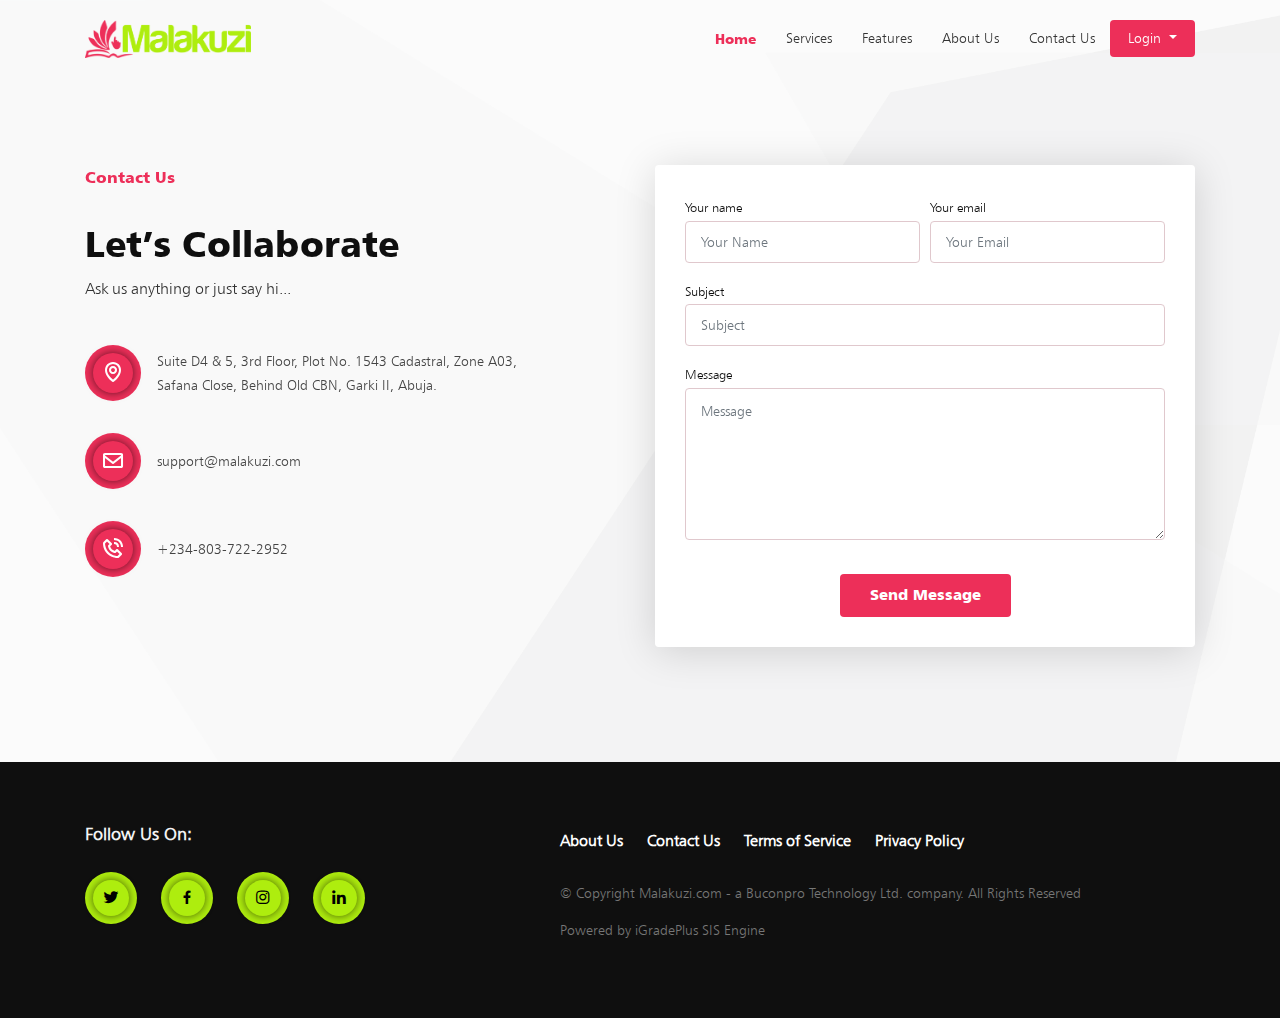
<file: contact.html>
<!DOCTYPE html>
<html lang="en">

<head>
  <meta charset="utf-8">
  <meta content="width=device-width, initial-scale=1.0" name="viewport">

  <title>Contact Us</title>
  <meta content="" name="descriptison">
  <meta content="" name="keywords">

  <!-- Favicons -->
  <link href="assets/img/favicon.png" rel="icon">
  <link href="assets/img/apple-touch-icon.png" rel="apple-touch-icon">

  <!-- Google Fonts -->
  <link href="https://fonts.googleapis.com/css?family=Open+Sans:300,300i,400,400i,600,600i,700,700i|Roboto:300,300i,400,400i,500,500i,700,700i&display=swap" rel="stylesheet">

  <!-- Custom Fonts -->
  <link href="assets/fonts/fonts.css" rel="stylesheet">

  <!-- Vendor CSS Files -->
  <link href="assets/vendor/bootstrap/css/bootstrap.min.css" rel="stylesheet">
  <link href="assets/vendor/animate.css/animate.min.css" rel="stylesheet">
  <link href="assets/vendor/icofont/icofont.min.css" rel="stylesheet">
  <link href="assets/vendor/boxicons/css/boxicons.min.css" rel="stylesheet">
  <link href="assets/vendor/venobox/venobox.css" rel="stylesheet">
  <link href="assets/vendor/owl.carousel/assets/owl.carousel.min.css" rel="stylesheet">
  <link href="assets/vendor/aos/aos.css" rel="stylesheet">

  <!-- Template Main CSS File -->
  <link href="assets/css/style.css" rel="stylesheet">

  <!-- =======================================================
  * Template Name: Moderna - v2.1.0
  * Template URL: https://bootstrapmade.com/free-bootstrap-template-corporate-moderna/
  * Author: BootstrapMade.com
  * License: https://bootstrapmade.com/license/
  ======================================================== -->
</head>

<body class="body-wrapper">

    <!-- ======= Header ======= -->
  <header id="header" class="fixed-top header-transparent">
        <div class="container">
    
          <div class="logo float-left">
            <!--<h1 class="text-light"><a href="index.html"><span>Malakuzi</span></a></h1>-->
             <a href="index.html"><img src="assets/img/Malakuzi-logo.png" alt="" class="img-fluid"></a>
          </div>
    
          <nav class="nav-menu float-right d-none d-lg-block">
              <ul>
                  <li class="active"><a href="index.html#hero-no-slider">Home</a></li>
                  <li><a href="index.html#services">Services</a></li>
                  <li><a href="index.html#features">Features</a></li>
                  <!--<li><a href="portfolio.html">Portfolio</a></li>
                    <li><a href="team.html">Team</a></li>
                    <li><a href="blog.html">Blog</a></li>
                    <li class="drop-down"><a href="">Drop Down</a>
                    <ul>
                        <li><a href="#">Drop Down 1</a></li>
                        <li class="drop-down"><a href="#">Drop Down 2</a>
                        <ul>
                            <li><a href="#">Deep Drop Down 1</a></li>
                            <li><a href="#">Deep Drop Down 2</a></li>
                            <li><a href="#">Deep Drop Down 3</a></li>
                            <li><a href="#">Deep Drop Down 4</a></li>
                            <li><a href="#">Deep Drop Down 5</a></li>
                        </ul>
                        </li>
                        <li><a href="#">Drop Down 3</a></li>
                        <li><a href="#">Drop Down 4</a></li>
                        <li><a href="#">Drop Down 5</a></li>
                    </ul>
                    </li>-->
                  <li><a href="about.html">About Us</a></li>
                  <li><a href="contact.html">Contact Us</a></li>
                  <!-- <li class="drop-down">
                      <a href="#">Log In</a>
                      <ul>
                          <li><a href="parent.html">Parent</a></li>
                          <li><a href="staff.html">Staff</a></li>
                          <li><a href="student.html">Student</a></li>
                      </ul>
                  </li> -->
                  <li class="nav-item dropdown">
                    <a class="nav-link dropdown-toggle login-btn" href="#" id="navbarDropdownMenuLink" data-toggle="dropdown" aria-haspopup="true" aria-expanded="false">
                        Login
                    </a>
                    <div class="dropdown-menu" aria-labelledby="navbarDropdownMenuLink">
                        <a class="dropdown-item" href="parent.html">Parent Login</a>
                        <a class="dropdown-item" href="staff.html">Staff Login</a>
                        <a class="dropdown-item" href="student.html">Student Login</a>
                    </div>
                    </li>
              </ul>
          </nav><!-- .nav-menu -->
    
        </div>
      </header><!-- End Header -->

    <main id="main">

        <!-- ======= Contact Section ======= -->
        <!-- <section class="breadcrumbs">
            <div class="container">

                <div class="d-flex justify-content-between align-items-center">
                    <h2>Contact</h2>
                    <ol>
                        <li><a href="index.html">Home</a></li>
                        <li>Contact</li>
                    </ol>
                </div>

            </div>
        </section> -->
        <!-- End Contact Section -->
        <!-- ======= Contact Section ======= -->
        <section class="contact" data-aos="fade-up" data-aos-easing="ease-in-out" data-aos-duration="500">
            <div class="container">

                <div class="row">

                    <div class="col-lg-5">
                        <div class="mb-4">
                            <h6 class="mb-4">Contact Us</h6>
                            <h2 class="mb-1">Let’s Collaborate </h2>
                            <p>Ask us anything or just say hi...</p>
                        </div>

                        <div class="row mb-4">
                            <div class="col-md-12">
                                <div class="info-box">
                                    <span>
                                        <i class="bx bx-map"></i>
                                    </span>
                                    <!-- <h3>Our Address</h3> -->
                                    <p>Suite D4 & 5, 3rd Floor, Plot No. 1543 Cadastral, Zone A03, Safana Close, Behind Old CBN, Garki II, Abuja.</p>
                                </div>
                            </div>
                            <div class="col-md-12">
                                <div class="info-box">
                                    <span>
                                        <i class="bx bx-envelope"></i>
                                    </span>
                                    <!-- <h3>Email Us</h3> -->
                                    <p>support@malakuzi.com</p>
                                </div>
                            </div>
                            <div class="col-md-12">
                                <div class="info-box">
                                    <span>
                                        <i class="bx bx-phone-call"></i>
                                    </span>
                                    <!-- <h3>Call Us</h3> -->
                                    <p>+234-803-722-2952</p>
                                </div>
                            </div>
                        </div>

                    </div>

                    <div class="col-lg-6 offset-md-1">
                        <form action="forms/contact.php" method="post" role="form" class="php-email-form">
                            <div class="form-row">
                                <div class="col-md-6 form-group mb-3">
                                    <label>Your name</label>
                                    <input type="text" name="name" class="form-control" id="name" placeholder="Your Name" data-rule="minlen:4" data-msg="Please enter at least 4 chars" />
                                    <div class="validate"></div>
                                </div>
                                <div class="col-md-6 form-group mb-3">
                                    <label>Your email</label>
                                    <input type="email" class="form-control" name="email" id="email" placeholder="Your Email" data-rule="email" data-msg="Please enter a valid email" />
                                    <div class="validate"></div>
                                </div>
                            </div>
                            <div class="form-group mb-3">
                                <label>Subject</label>
                                <input type="text" class="form-control" name="subject" id="subject" placeholder="Subject" data-rule="minlen:4" data-msg="Please enter at least 8 chars of subject" />
                                <div class="validate"></div>
                            </div>
                            <div class="form-group mb-3">
                                <label>Message</label>
                                <textarea class="form-control" name="message" rows="6" data-rule="required" data-msg="Please write something for us" placeholder="Message"></textarea>
                                <div class="validate"></div>
                            </div>
                            <div class="mb-3">
                                <div class="loading">Loading</div>
                                <div class="error-message"></div>
                                <div class="sent-message">Your message has been sent. Thank you!</div>
                            </div>
                            <div class="text-center mt-4"><button type="submit">Send Message</button></div>
                        </form>
                    </div>

                </div>

            </div>
        </section><!-- End Contact Section -->
        <!-- ======= Map Section ======= -->
        <!--<section class="map mt-2">
            <div class="container-fluid p-0">
                <iframe src="https://www.google.com/maps/embed?pb=!1m18!1m12!1m3!1d3024.2219901290355!2d-74.00369368400567!3d40.71312937933185!2m3!1f0!2f0!3f0!3m2!1i1024!2i768!4f13.1!3m3!1m2!1s0x89c25a23e28c1191%3A0x49f75d3281df052a!2s150%20Park%20Row%2C%20New%20York%2C%20NY%2010007%2C%20USA!5e0!3m2!1sen!2sbg!4v1579767901424!5m2!1sen!2sbg" frameborder="0" style="border:0;" allowfullscreen=""></iframe>
            </div>
        </section> End Map Section--> 

    </main><!-- End #main -->

    <!-- ======= Footer ======= -->
    <footer id="footer" data-aos="fade-up" data-aos-easing="ease-in-out" data-aos-duration="500">

        <!--<div class="footer-newsletter">
          <div class="container">
            <div class="row">
              <div class="col-lg-6">
                <h4>Our Newsletter</h4>
                <p>Tamen quem nulla quae legam multos aute sint culpa legam noster magna</p>
              </div>
              <div class="col-lg-6">
                <form action="" method="post">
                  <input type="email" name="email"><input type="submit" value="Subscribe">
                </form>
              </div>
            </div>
          </div>
        </div>-->
    
        <div class="footer-top">
          <div class="container">
            <div class="row">
    
                <div class="col-lg-5 col-md-5 footer-links">
                    <h4 class="mb-4">Follow Us On:</h4>
                    <div class="social-links mb-4">
                        <a href="#" class="twitter"><span><i class="bx bxl-twitter"></i></span></a>
                        <a href="#" class="facebook"><span><i class="bx bxl-facebook"></i></span></a>
                        <a href="#" class="instagram"><span><i class="bx bxl-instagram"></i></span></a>
                        <a href="#" class="linkedin"><span><i class="bx bxl-linkedin"></i></span></a>
                    </div>
                </div>
    
                <div class="col-lg-7 col-md-7 footer-links">
                    <ul class="mb-4">
                        <li><a href="about.html">About Us</a></li>
                        <li><a href="contact.html">Contact Us</a></li>
                        <li><a href="termsofservice.html">Terms of Service</a></li>
                        <li><a href="privacypolicy.html">Privacy Policy</a></li>
                    </ul>
                    <p>© Copyright Malakuzi.com - a Buconpro Technology Ltd. company. All Rights Reserved</p>
                    <p>Powered by iGradePlus SIS Engine</p>
                </div>
              <!--<div class="col-lg-3 col-md-6 footer-links">
                <h4>Our Services</h4>
                <ul>
                  <li><i class="bx bx-chevron-right"></i> <a href="#">Web Design</a></li>
                  <li><i class="bx bx-chevron-right"></i> <a href="#">Web Development</a></li>
                  <li><i class="bx bx-chevron-right"></i> <a href="#">Product Management</a></li>
                  <li><i class="bx bx-chevron-right"></i> <a href="#">Marketing</a></li>
                  <li><i class="bx bx-chevron-right"></i> <a href="#">Graphic Design</a></li>
                </ul>
              </div>-->
    
              <!--<div class="col-lg-3 col-md-6 footer-contact">
                <h4>Contact Us</h4>
                <p>
                  A108 Adam Street <br>
                  New York, NY 535022<br>
                  United States <br><br>
                  <strong>Phone:</strong> +1 5589 55488 55<br>
                  <strong>Email:</strong> info@example.com<br>
                </p>
    
              </div>-->
    
              <!--<div class="col-lg-3 col-md-6 footer-info">
                <h3>About Malakuzi</h3>
                <p>Our Student Information System or Student Management System empowers schools to track and manage student data in a cloud-centric centralized data repository that engenders faster, insightful and data driven decisions.</p>
                <div class="social-links mt-3">
                  <a href="#" class="twitter"><i class="bx bxl-twitter"></i></a>
                  <a href="#" class="facebook"><i class="bx bxl-facebook"></i></a>
                  <a href="#" class="instagram"><i class="bx bxl-instagram"></i></a>
                  <a href="#" class="linkedin"><i class="bx bxl-linkedin"></i></a>
                </div>
              </div>-->
    
            </div>
          </div>
        </div>
    
        
    </footer><!-- End Footer -->

    <a href="#" class="back-to-top"><i class="icofont-simple-up"></i></a>

    <!-- Vendor JS Files -->
    <script src="assets/vendor/jquery/jquery.min.js"></script>
    <script src="assets/vendor/bootstrap/js/bootstrap.bundle.min.js"></script>
    <script src="assets/vendor/jquery.easing/jquery.easing.min.js"></script>
    <script src="assets/vendor/php-email-form/validate.js"></script>
    <script src="assets/vendor/venobox/venobox.min.js"></script>
    <script src="assets/vendor/waypoints/jquery.waypoints.min.js"></script>
    <script src="assets/vendor/counterup/counterup.min.js"></script>
    <script src="assets/vendor/owl.carousel/owl.carousel.min.js"></script>
    <script src="assets/vendor/isotope-layout/isotope.pkgd.min.js"></script>
    <script src="assets/vendor/aos/aos.js"></script>

    <!-- Template Main JS File -->
    <script src="assets/js/main.js"></script>

</body>

</html>
</file>
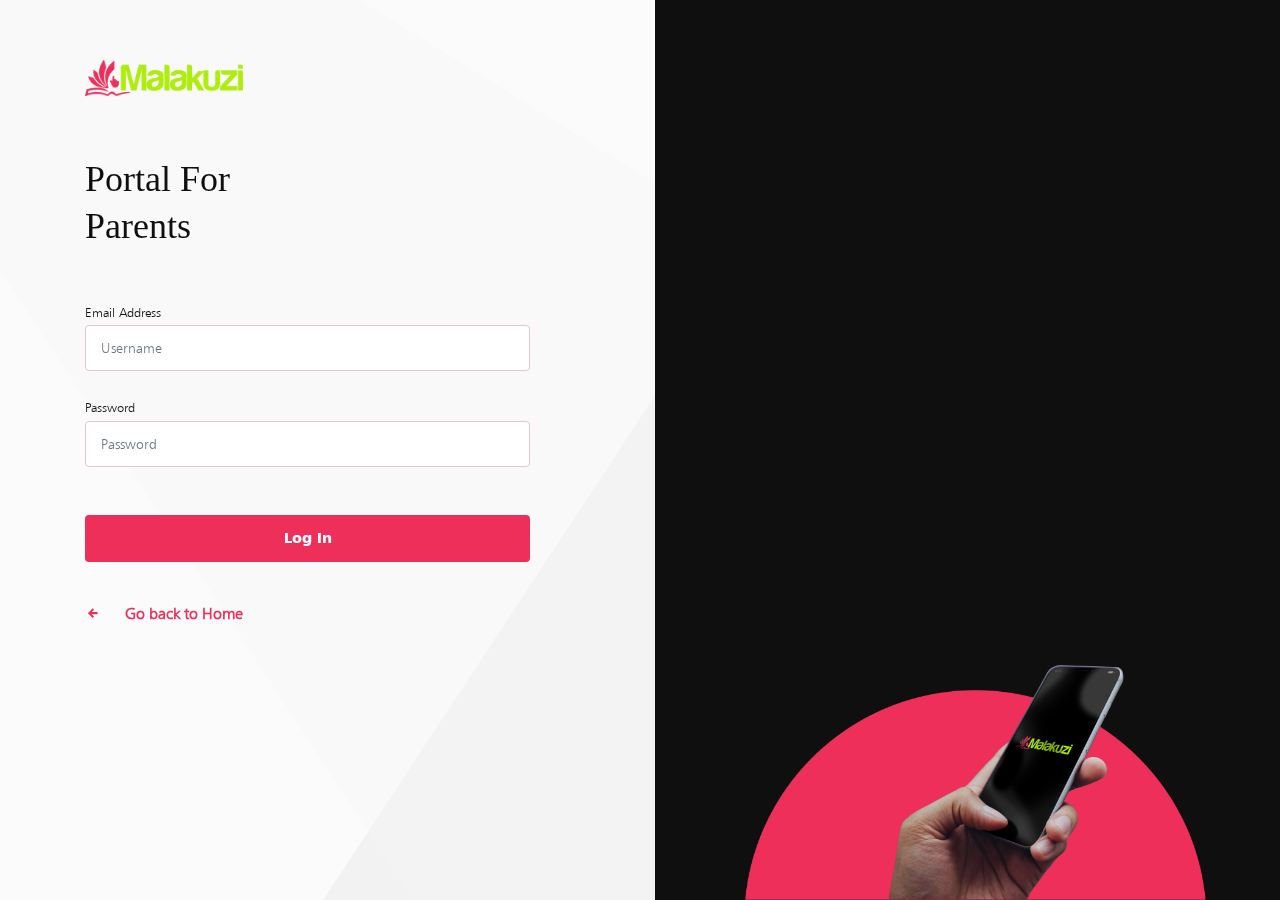
<file: parent.html>
<!DOCTYPE html>
<html lang="en">

<head>
    <meta charset="utf-8">
    <meta content="width=device-width, initial-scale=1.0" name="viewport">

    <title>Parent Log In</title>
    <meta content="" name="descriptison">
    <meta content="" name="keywords">

    <!-- Favicons -->
    <link href="assets/img/favicon.png" rel="icon">
    <link href="assets/img/apple-touch-icon.png" rel="apple-touch-icon">

    <!-- Google Fonts -->
    <link href="https://fonts.googleapis.com/css?family=Open+Sans:300,300i,400,400i,600,600i,700,700i|Roboto:300,300i,400,400i,500,500i,700,700i&display=swap" rel="stylesheet">

    <!-- Custom Fonts -->
    <link href="assets/fonts/fonts.css" rel="stylesheet">

    <!-- Vendor CSS Files -->
    <link href="assets/vendor/bootstrap/css/bootstrap.min.css" rel="stylesheet">
    <link href="assets/vendor/animate.css/animate.min.css" rel="stylesheet">
    <link href="assets/vendor/icofont/icofont.min.css" rel="stylesheet">
    <link href="assets/vendor/boxicons/css/boxicons.min.css" rel="stylesheet">
    <link href="assets/vendor/venobox/venobox.css" rel="stylesheet">
    <link href="assets/vendor/owl.carousel/assets/owl.carousel.min.css" rel="stylesheet">
    <link href="assets/vendor/aos/aos.css" rel="stylesheet">

    <!-- Template Main CSS File -->
    <link href="assets/css/style.css" rel="stylesheet">

    <!-- =======================================================
    * Template Name: Moderna - v2.1.0
    * Template URL: https://bootstrapmade.com/free-bootstrap-template-corporate-moderna/
    * Author: BootstrapMade.com
    * License: https://bootstrapmade.com/license/
    ======================================================== -->
</head>

<body class="body-wrapper">

    <!-- ======= Header ======= -->
    <!-- <header id="header" class="fixed-top ">
        <div class="container">

            

        </div>
    </header> -->
    <!-- End Header -->

    <main>

        <!-- ======= Contact Section ======= -->
        <!-- <section class="breadcrumbs">
            <div class="container">

                <div class="d-flex justify-content-between align-items-center">
                    <h2>Parent Log In</h2>
                    <ol>
                        <li><a href="index.html">Home</a></li>
                        <li>Parent Log In</li>
                    </ol>
                </div>

            </div>
        </section> -->
        <!-- End Contact Section -->
        <!-- ======= Contact Section ======= -->
        
        <div class="login" data-aos="fade-up" data-aos-easing="ease-in-out" data-aos-duration="500">
            <div class="container">
                
                <div class="row">
                    <div class="col-lg-5">
                        
                        <div class="logo">
                            <a href="index.html"><img src="assets/img/Malakuzi-logo.png" alt="" class="login-logo" class="img-fluid"></a>
                        </div>

                        <h2 class="login-title">Portal For Parents</h2>

                        <form action="forms/staff.php" method="post" role="form" class="php-email-form">
                            <div class="form-row">
                                <div class="col-md-12 form-group mb-4">
                                    <label>Email Address</label>
                                    <input type="text" name="username" class="form-control" id="username" placeholder="Username" data-rule="minlen:8" data-msg="Please enter your user name" />
                                    <div class="validate"></div>
                                </div>
                                
                                <div class="col-md-12 form-group mb-4">
                                    <label>Password</label>
                                    <input type="password" name="password" class="form-control" id="password" placeholder="Password" data-rule="minlen:8" data-msg="Please enter your password" />
                                    <div class="validate"></div>
                                </div>
                            </div>
                            <div class="text-center"><button type="submit" class="mt-4 btn-block">Log In</button></div>
                        </form>
                        
                        <div class="back-to-home">
                            <a href="index.html"><p><i class="icofont-arrow-left mr-4"></i>Go back to Home</p></a>
                        </div>
                    </div>

                    <div class="col-lg-6 offset-lg-1">
                        <div class="d-none d-md-block float-left bg-cover login-bg"></div>
                    </div>

                </div>
                
            </div>
        </div><!-- End Contact Section -->
        <!-- ======= Map Section ======= -->
        <!--<section class="map mt-2">
            <div class="container-fluid p-0">
                <iframe src="https://www.google.com/maps/embed?pb=!1m18!1m12!1m3!1d3024.2219901290355!2d-74.00369368400567!3d40.71312937933185!2m3!1f0!2f0!3f0!3m2!1i1024!2i768!4f13.1!3m3!1m2!1s0x89c25a23e28c1191%3A0x49f75d3281df052a!2s150%20Park%20Row%2C%20New%20York%2C%20NY%2010007%2C%20USA!5e0!3m2!1sen!2sbg!4v1579767901424!5m2!1sen!2sbg" frameborder="0" style="border:0;" allowfullscreen=""></iframe>
            </div>
        </section> End Map Section-->

    </main><!-- End #main -->

    <!-- ======= Footer ======= -->
    

    <!-- Vendor JS Files -->
    <script src="assets/vendor/jquery/jquery.min.js"></script>
    <script src="assets/vendor/bootstrap/js/bootstrap.bundle.min.js"></script>
    <script src="assets/vendor/jquery.easing/jquery.easing.min.js"></script>
    <script src="assets/vendor/php-email-form/validate.js"></script>
    <script src="assets/vendor/venobox/venobox.min.js"></script>
    <script src="assets/vendor/waypoints/jquery.waypoints.min.js"></script>
    <script src="assets/vendor/counterup/counterup.min.js"></script>
    <script src="assets/vendor/owl.carousel/owl.carousel.min.js"></script>
    <script src="assets/vendor/isotope-layout/isotope.pkgd.min.js"></script>
    <script src="assets/vendor/aos/aos.js"></script>

    <!-- Template Main JS File -->
    <script src="assets/js/main.js"></script>

</body>

</html>
</file>
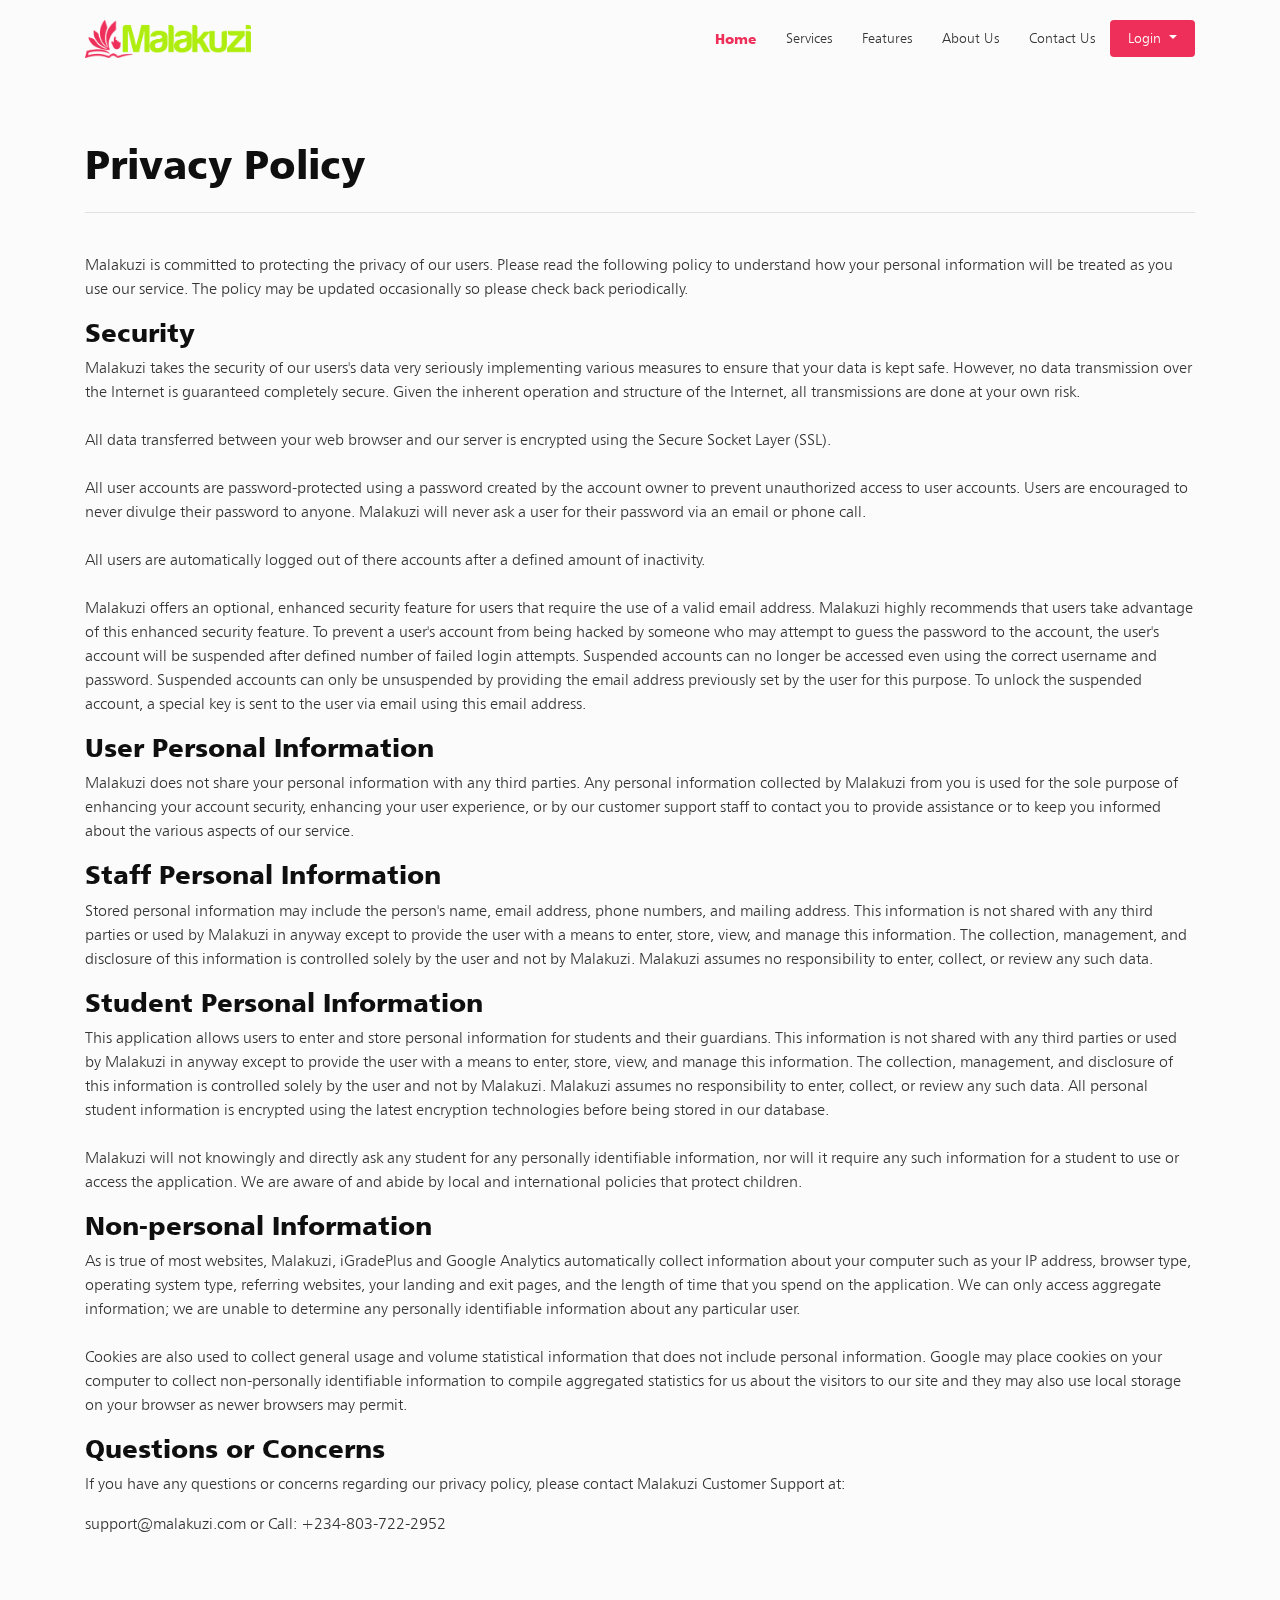
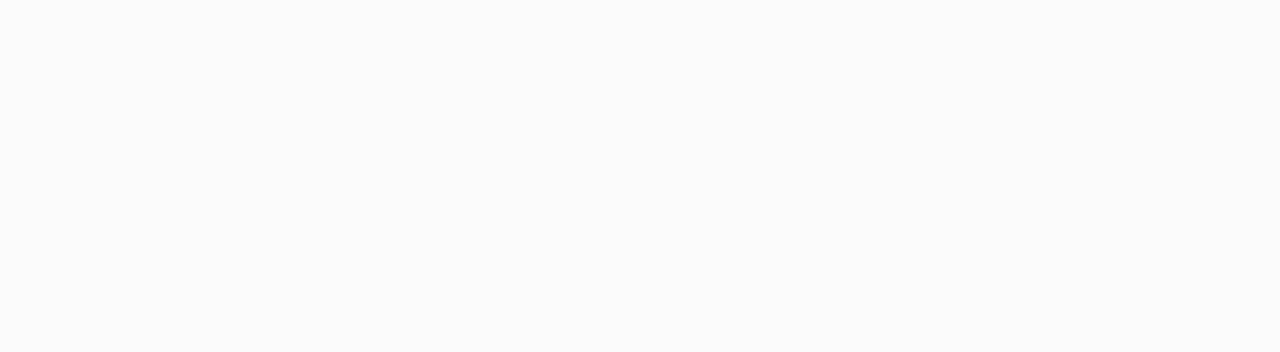
<file: privacypolicy.html>
﻿<!DOCTYPE html>
<html lang="en">

<head>
  <meta charset="utf-8">
  <meta content="width=device-width, initial-scale=1.0" name="viewport">

  <title>Privacy Policy</title>
  <meta content="" name="description">
  <meta content="" name="keywords">

  <!-- Favicons -->
  <link href="assets/img/favicon.png" rel="icon">
  <link href="assets/img/apple-touch-icon.png" rel="apple-touch-icon">

  <!-- Google Fonts -->
  <link href="https://fonts.googleapis.com/css?family=Open+Sans:300,300i,400,400i,600,600i,700,700i|Roboto:300,300i,400,400i,500,500i,700,700i&display=swap" rel="stylesheet">

  <!-- Custom Fonts -->
  <link href="assets/fonts/fonts.css" rel="stylesheet">

  <!-- Vendor CSS Files -->
  <link href="assets/vendor/bootstrap/css/bootstrap.min.css" rel="stylesheet">
  <link href="assets/vendor/animate.css/animate.min.css" rel="stylesheet">
  <link href="assets/vendor/icofont/icofont.min.css" rel="stylesheet">
  <link href="assets/vendor/boxicons/css/boxicons.min.css" rel="stylesheet">
  <link href="assets/vendor/venobox/venobox.css" rel="stylesheet">
  <link href="assets/vendor/owl.carousel/assets/owl.carousel.min.css" rel="stylesheet">
  <link href="assets/vendor/aos/aos.css" rel="stylesheet">

  <!-- Template Main CSS File -->
  <link href="assets/css/style.css" rel="stylesheet">

  <!-- =======================================================
  * Template Name: Moderna - v2.1.0
  * Template URL: https://bootstrapmade.com/free-bootstrap-template-corporate-moderna/
  * Author: BootstrapMade.com
  * License: https://bootstrapmade.com/license/
  ======================================================== -->
</head>

<body>

    <!-- ======= Header ======= -->
    <!-- ======= Header ======= -->
    <header id="header" class="fixed-top header-transparent">
        <div class="container">
    
          <div class="logo float-left">
            <!--<h1 class="text-light"><a href="index.html"><span>Malakuzi</span></a></h1>-->
             <a href="index.html"><img src="assets/img/Malakuzi-logo.png" alt="" class="img-fluid"></a>
          </div>
    
          <nav class="nav-menu float-right d-none d-lg-block">
              <ul>
                  <li class="active"><a href="index.html#hero-no-slider">Home</a></li>
                  <li><a href="index.html#services">Services</a></li>
                  <li><a href="index.html#features">Features</a></li>
                  <!--<li><a href="portfolio.html">Portfolio</a></li>
                    <li><a href="team.html">Team</a></li>
                    <li><a href="blog.html">Blog</a></li>
                    <li class="drop-down"><a href="">Drop Down</a>
                    <ul>
                        <li><a href="#">Drop Down 1</a></li>
                        <li class="drop-down"><a href="#">Drop Down 2</a>
                        <ul>
                            <li><a href="#">Deep Drop Down 1</a></li>
                            <li><a href="#">Deep Drop Down 2</a></li>
                            <li><a href="#">Deep Drop Down 3</a></li>
                            <li><a href="#">Deep Drop Down 4</a></li>
                            <li><a href="#">Deep Drop Down 5</a></li>
                        </ul>
                        </li>
                        <li><a href="#">Drop Down 3</a></li>
                        <li><a href="#">Drop Down 4</a></li>
                        <li><a href="#">Drop Down 5</a></li>
                    </ul>
                    </li>-->
                  <li><a href="about.html">About Us</a></li>
                  <li><a href="contact.html">Contact Us</a></li>
                  <!-- <li class="drop-down">
                      <a href="#">Log In</a>
                      <ul>
                          <li><a href="parent.html">Parent</a></li>
                          <li><a href="staff.html">Staff</a></li>
                          <li><a href="student.html">Student</a></li>
                      </ul>
                  </li> -->
                  <li class="nav-item dropdown">
                    <a class="nav-link dropdown-toggle login-btn" href="#" id="navbarDropdownMenuLink" data-toggle="dropdown" aria-haspopup="true" aria-expanded="false">
                        Login
                    </a>
                    <div class="dropdown-menu" aria-labelledby="navbarDropdownMenuLink">
                        <a class="dropdown-item" href="parent.html">Parent Login</a>
                        <a class="dropdown-item" href="staff.html">Staff Login</a>
                        <a class="dropdown-item" href="student.html">Student Login</a>
                    </div>
                    </li>
              </ul>
          </nav><!-- .nav-menu -->
    
        </div>
      </header><!-- End Header -->

    <main id="main">

        <!-- ======= About Us Section ======= -->
        <!-- <section class="breadcrumbs">
            <div class="container">

                <div class="d-flex justify-content-between align-items-center">
                    <h2>Privacy Policy</h2>
                    
                    <ol>
                        <li><a href="index.html">Home</a></li>
                        <li>Privacy Policy</li>
                    </ol>
                </div>

            </div>
        </section> -->
        <!-- End About Us Section -->
        <!-- ======= About Section ======= -->
        <section class="about" data-aos="fade-up">
            <div class="container">

                <div class="row">
                    <div class="col-lg-12">
                        <h1 class="mb-4">Privacy Policy</h1>
                        <hr>
                        <br />
                        <p>
                            Malakuzi is committed to protecting the privacy of our users. Please read the following policy to understand how your personal information will be treated as you use our service. The policy may be updated occasionally so please check back periodically.
                        </p>
                        <h3>Security</h3>
                        <p>
                            Malakuzi takes the security of our users's data very seriously implementing various measures to ensure that your data is kept safe. However, no data transmission over the Internet is guaranteed completely secure. Given the inherent operation and structure of the Internet, all transmissions are done at your own risk.<br><br>
                            All data transferred between your web browser and our server is encrypted using the Secure Socket Layer (SSL).<br><br>
                            All user accounts are password-protected using a password created by the account owner to prevent unauthorized access to user accounts. Users are encouraged to never divulge their password to anyone. Malakuzi will never ask a user for their password via an email or phone call.<br><br>
                            All users are automatically logged out of there accounts after a defined amount of inactivity.<br><br>
                            Malakuzi offers an optional, enhanced security feature for users that require the use of a valid email address. Malakuzi highly recommends that users take advantage of this enhanced security feature. To prevent a user's account from being hacked by someone who may attempt to guess the password to the account, the user's account will be suspended after defined number of failed login attempts. Suspended accounts can no longer be accessed even using the correct username and password. Suspended accounts can only be unsuspended by providing the email address previously set by the user for this purpose. To unlock the suspended account, a special key is sent to the user via email using this email address.<br>

                        </p>
                        <h3>User Personal Information</h3>
                        <p>
                            Malakuzi does not share your personal information with any third parties. Any personal information collected by Malakuzi from you is used for the sole purpose of enhancing your account security, enhancing your user experience, or by our customer support staff to contact you to provide assistance or to keep you informed about the various aspects of our service.
                        </p>
                        <h3>Staff Personal Information</h3>
                        <p>
                            Stored personal information may include the person's name, email address, phone numbers, and mailing address. This information is not shared with any third parties or used by Malakuzi in anyway except to provide the user with a means to enter, store, view, and manage this information. The collection, management, and disclosure of this information is controlled solely by the user and not by Malakuzi. Malakuzi assumes no responsibility to enter, collect, or review any such data.
                        </p>
                        <h3>Student Personal Information</h3>
                        <p>
                            This application allows users to enter and store personal information for students and their guardians. This information is not shared with any third parties or used by Malakuzi in anyway except to provide the user with a means to enter, store, view, and manage this information. The collection, management, and disclosure of this information is controlled solely by the user and not by Malakuzi. Malakuzi assumes no responsibility to enter, collect, or review any such data. All personal student information is encrypted using the latest encryption technologies before being stored in our database.<br><br>
                            Malakuzi will not knowingly and directly ask any student for any personally identifiable information, nor will it require any such information for a student to use or access the application. We are aware of and abide by local and international policies that protect children.<br>

                        </p>
                        <h3>Non-personal Information</h3>
                        <p>
                            As is true of most websites, Malakuzi, iGradePlus and Google Analytics automatically collect information about your computer such as your IP address, browser type, operating system type, referring websites, your landing and exit pages, and the length of time that you spend on the application. We can only access aggregate information; we are unable to determine any personally identifiable information about any particular user.<br><br>
                            Cookies are also used to collect general usage and volume statistical information that does not include personal information. Google may place cookies on your computer to collect non-personally identifiable information to compile aggregated statistics for us about the visitors to our site and they may also use local storage on your browser as newer browsers may permit.<br>
                        </p>
                        <h3>Questions or Concerns</h3>
                        <p>
                            If you have any questions or concerns regarding our privacy policy, please contact Malakuzi Customer Support at:
                        </p>
                        <p>
                            support@malakuzi.com or Call: +234-803-722-2952
                        </p>
                    </div>
                </div>

            </div>
        </section><!-- End About Section -->
        

    </main><!-- End #main -->

    <!-- ======= Footer ======= -->
    <footer id="footer" data-aos="fade-up" data-aos-easing="ease-in-out" data-aos-duration="500">

        <!--<div class="footer-newsletter">
        <div class="container">
            <div class="row">
            <div class="col-lg-6">
                <h4>Our Newsletter</h4>
                <p>Tamen quem nulla quae legam multos aute sint culpa legam noster magna</p>
            </div>
            <div class="col-lg-6">
                <form action="" method="post">
                <input type="email" name="email"><input type="submit" value="Subscribe">
                </form>
            </div>
            </div>
        </div>
        </div>-->

        <div class="footer-top">
        <div class="container">
            <div class="row">

                <div class="col-lg-5 col-md-5 footer-links">
                    <h4 class="mb-4">Follow Us On:</h4>
                    <div class="social-links mb-4">
                        <a href="#" class="twitter"><span><i class="bx bxl-twitter"></i></span></a>
                        <a href="#" class="facebook"><span><i class="bx bxl-facebook"></i></span></a>
                        <a href="#" class="instagram"><span><i class="bx bxl-instagram"></i></span></a>
                        <a href="#" class="linkedin"><span><i class="bx bxl-linkedin"></i></span></a>
                    </div>
                </div>

                <div class="col-lg-7 col-md-7 footer-links">
                    <ul class="mb-4">
                        <li><a href="about.html">About Us</a></li>
                        <li><a href="contact.html">Contact Us</a></li>
                        <li><a href="termsofservice.html">Terms of Service</a></li>
                        <li><a href="privacypolicy.html">Privacy Policy</a></li>
                    </ul>
                    <p>© Copyright Malakuzi.com - a Buconpro Technology Ltd. company. All Rights Reserved</p>
                    <p>Powered by iGradePlus SIS Engine</p>
                </div>
            <!--<div class="col-lg-3 col-md-6 footer-links">
                <h4>Our Services</h4>
                <ul>
                <li><i class="bx bx-chevron-right"></i> <a href="#">Web Design</a></li>
                <li><i class="bx bx-chevron-right"></i> <a href="#">Web Development</a></li>
                <li><i class="bx bx-chevron-right"></i> <a href="#">Product Management</a></li>
                <li><i class="bx bx-chevron-right"></i> <a href="#">Marketing</a></li>
                <li><i class="bx bx-chevron-right"></i> <a href="#">Graphic Design</a></li>
                </ul>
            </div>-->

            <!--<div class="col-lg-3 col-md-6 footer-contact">
                <h4>Contact Us</h4>
                <p>
                A108 Adam Street <br>
                New York, NY 535022<br>
                United States <br><br>
                <strong>Phone:</strong> +1 5589 55488 55<br>
                <strong>Email:</strong> info@example.com<br>
                </p>

            </div>-->

            <!--<div class="col-lg-3 col-md-6 footer-info">
                <h3>About Malakuzi</h3>
                <p>Our Student Information System or Student Management System empowers schools to track and manage student data in a cloud-centric centralized data repository that engenders faster, insightful and data driven decisions.</p>
                <div class="social-links mt-3">
                <a href="#" class="twitter"><i class="bx bxl-twitter"></i></a>
                <a href="#" class="facebook"><i class="bx bxl-facebook"></i></a>
                <a href="#" class="instagram"><i class="bx bxl-instagram"></i></a>
                <a href="#" class="linkedin"><i class="bx bxl-linkedin"></i></a>
                </div>
            </div>-->

            </div>
        </div>
        </div>

        
    </footer><!-- End Footer -->

    <a href="#" class="back-to-top"><i class="icofont-simple-up"></i></a>

    <!-- Vendor JS Files -->
    <script src="assets/vendor/jquery/jquery.min.js"></script>
    <script src="assets/vendor/bootstrap/js/bootstrap.bundle.min.js"></script>
    <script src="assets/vendor/jquery.easing/jquery.easing.min.js"></script>
    <script src="assets/vendor/php-email-form/validate.js"></script>
    <script src="assets/vendor/venobox/venobox.min.js"></script>
    <script src="assets/vendor/waypoints/jquery.waypoints.min.js"></script>
    <script src="assets/vendor/counterup/counterup.min.js"></script>
    <script src="assets/vendor/owl.carousel/owl.carousel.min.js"></script>
    <script src="assets/vendor/isotope-layout/isotope.pkgd.min.js"></script>
    <script src="assets/vendor/aos/aos.js"></script>

    <!-- Template Main JS File -->
    <script src="assets/js/main.js"></script>

</body>

</html>
</file>
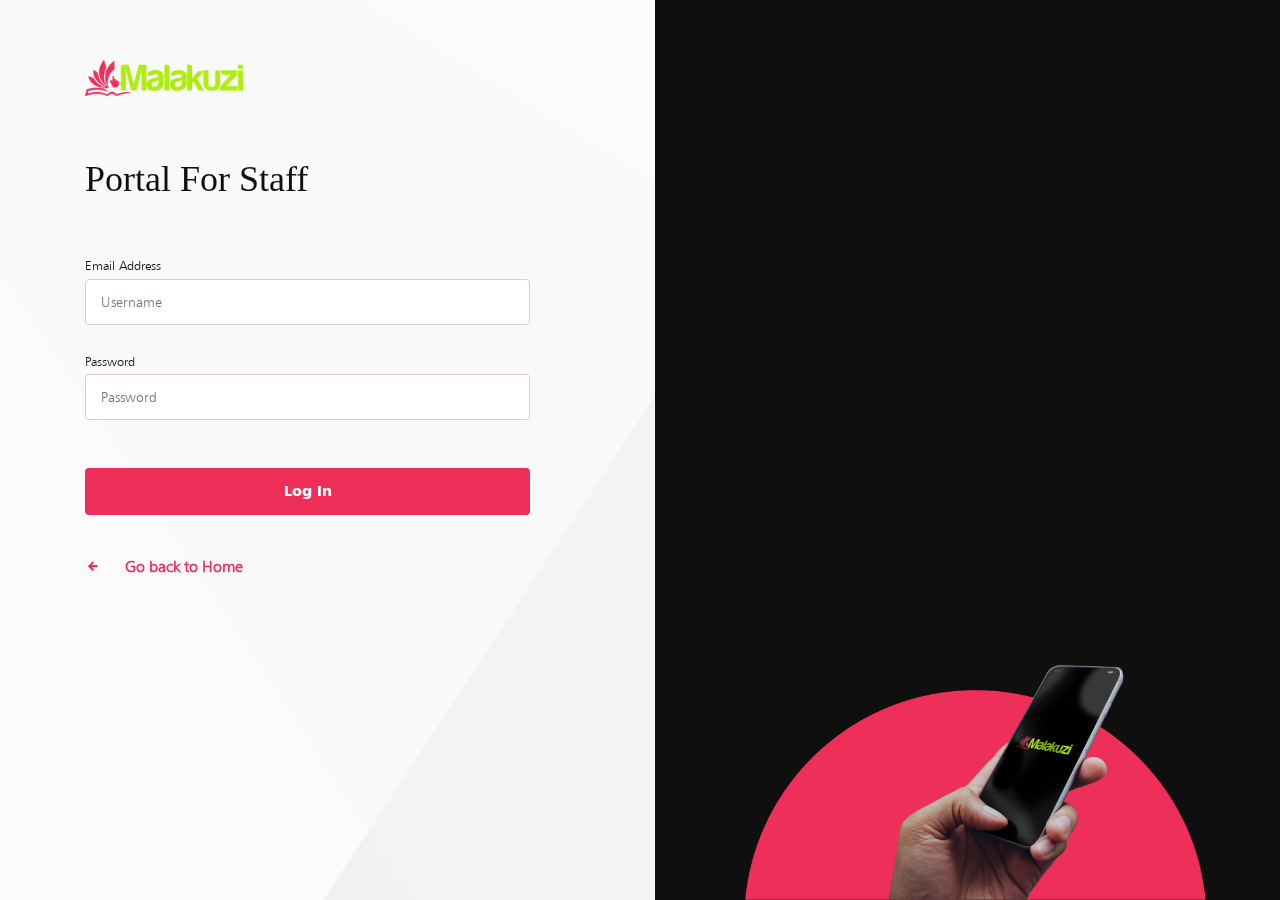
<file: staff.html>
﻿<!DOCTYPE html>
<html lang="en">

<head>
    <meta charset="utf-8">
    <meta content="width=device-width, initial-scale=1.0" name="viewport">

    <title>Staff Log In</title>
    <meta content="" name="descriptison">
    <meta content="" name="keywords">

    <!-- Favicons -->
    <link href="assets/img/favicon.png" rel="icon">
    <link href="assets/img/apple-touch-icon.png" rel="apple-touch-icon">

    <!-- Google Fonts -->
    <link href="https://fonts.googleapis.com/css?family=Open+Sans:300,300i,400,400i,600,600i,700,700i|Roboto:300,300i,400,400i,500,500i,700,700i&display=swap" rel="stylesheet">

    <!-- Custom Fonts -->
    <link href="assets/fonts/fonts.css" rel="stylesheet">

    <!-- Vendor CSS Files -->
    <link href="assets/vendor/bootstrap/css/bootstrap.min.css" rel="stylesheet">
    <link href="assets/vendor/animate.css/animate.min.css" rel="stylesheet">
    <link href="assets/vendor/icofont/icofont.min.css" rel="stylesheet">
    <link href="assets/vendor/boxicons/css/boxicons.min.css" rel="stylesheet">
    <link href="assets/vendor/venobox/venobox.css" rel="stylesheet">
    <link href="assets/vendor/owl.carousel/assets/owl.carousel.min.css" rel="stylesheet">
    <link href="assets/vendor/aos/aos.css" rel="stylesheet">

    <!-- Template Main CSS File -->
    <link href="assets/css/style.css" rel="stylesheet">

    <!-- =======================================================
    * Template Name: Moderna - v2.1.0
    * Template URL: https://bootstrapmade.com/free-bootstrap-template-corporate-moderna/
    * Author: BootstrapMade.com
    * License: https://bootstrapmade.com/license/
    ======================================================== -->
</head>

<body class="body-wrapper">

    <main>

        <!-- ======= Contact Section ======= -->
        <!-- <section class="breadcrumbs">
            <div class="container">

                <div class="d-flex justify-content-between align-items-center">
                    <h2>Staff Log In</h2>
                    <ol>
                        <li><a href="index.html">Home</a></li>
                        <li>Staff Log In</li>
                    </ol>
                </div>

            </div>
        </section> -->
        <!-- End Contact Section -->
        <!-- ======= Contact Section ======= -->
        <div class="login" data-aos="fade-up" data-aos-easing="ease-in-out" data-aos-duration="500">
            <div class="container">

                <div class="row">

                    <div class="col-lg-5">
                        <div class="logo ">
                            <a href="index.html"><img src="assets/img/Malakuzi-logo.png" alt="" class="login-logo" class="img-fluid"></a>
                        </div>

                        <h2 class="login-title">Portal For Staff</h2>

                        <form action="forms/staff.php" method="post" role="form" class="php-email-form">
                            <div class="form-row">
                                <div class="col-md-12 form-group mb-4">
                                    <label>Email Address</label>
                                    <input type="text" name="username" class="form-control" id="username" placeholder="Username" data-rule="minlen:8" data-msg="Please enter your user name" />
                                    <div class="validate"></div>
                                </div>
                                <div class="col-md-12 form-group mb-4">
                                    <label>Password</label>
                                    <input type="password" name="password" class="form-control" id="password" placeholder="Password" data-rule="minlen:8" data-msg="Please enter your password" />
                                    <div class="validate"></div>
                                </div>
                            </div>
                            <div class="text-center"><button type="submit" class="mt-4 btn-block">Log In</button></div>
                        </form>
                        <div class="back-to-home">
                            <a href="index.html"><p><i class="icofont-arrow-left mr-4"></i>Go back to Home</p></a>
                        </div>
                    </div>

                    <div class="col-lg-6 offset-lg-1">
                        <div class="d-none d-md-block float-left bg-cover login-bg"></div>
                    </div>

                </div>

            </div>
        </div>
        <!-- End Contact Section -->
        <!-- ======= Map Section ======= -->
        <!--<section class="map mt-2">
            <div class="container-fluid p-0">
                <iframe src="https://www.google.com/maps/embed?pb=!1m18!1m12!1m3!1d3024.2219901290355!2d-74.00369368400567!3d40.71312937933185!2m3!1f0!2f0!3f0!3m2!1i1024!2i768!4f13.1!3m3!1m2!1s0x89c25a23e28c1191%3A0x49f75d3281df052a!2s150%20Park%20Row%2C%20New%20York%2C%20NY%2010007%2C%20USA!5e0!3m2!1sen!2sbg!4v1579767901424!5m2!1sen!2sbg" frameborder="0" style="border:0;" allowfullscreen=""></iframe>
            </div>
        </section> End Map Section-->

    </main><!-- End #main -->
    <!-- ======= Footer ======= -->
    

    <!-- Vendor JS Files -->
    <script src="assets/vendor/jquery/jquery.min.js"></script>
    <script src="assets/vendor/bootstrap/js/bootstrap.bundle.min.js"></script>
    <script src="assets/vendor/jquery.easing/jquery.easing.min.js"></script>
    <script src="assets/vendor/php-email-form/validate.js"></script>
    <script src="assets/vendor/venobox/venobox.min.js"></script>
    <script src="assets/vendor/waypoints/jquery.waypoints.min.js"></script>
    <script src="assets/vendor/counterup/counterup.min.js"></script>
    <script src="assets/vendor/owl.carousel/owl.carousel.min.js"></script>
    <script src="assets/vendor/isotope-layout/isotope.pkgd.min.js"></script>
    <script src="assets/vendor/aos/aos.js"></script>

    <!-- Template Main JS File -->
    <script src="assets/js/main.js"></script>

</body>

</html>
</file>
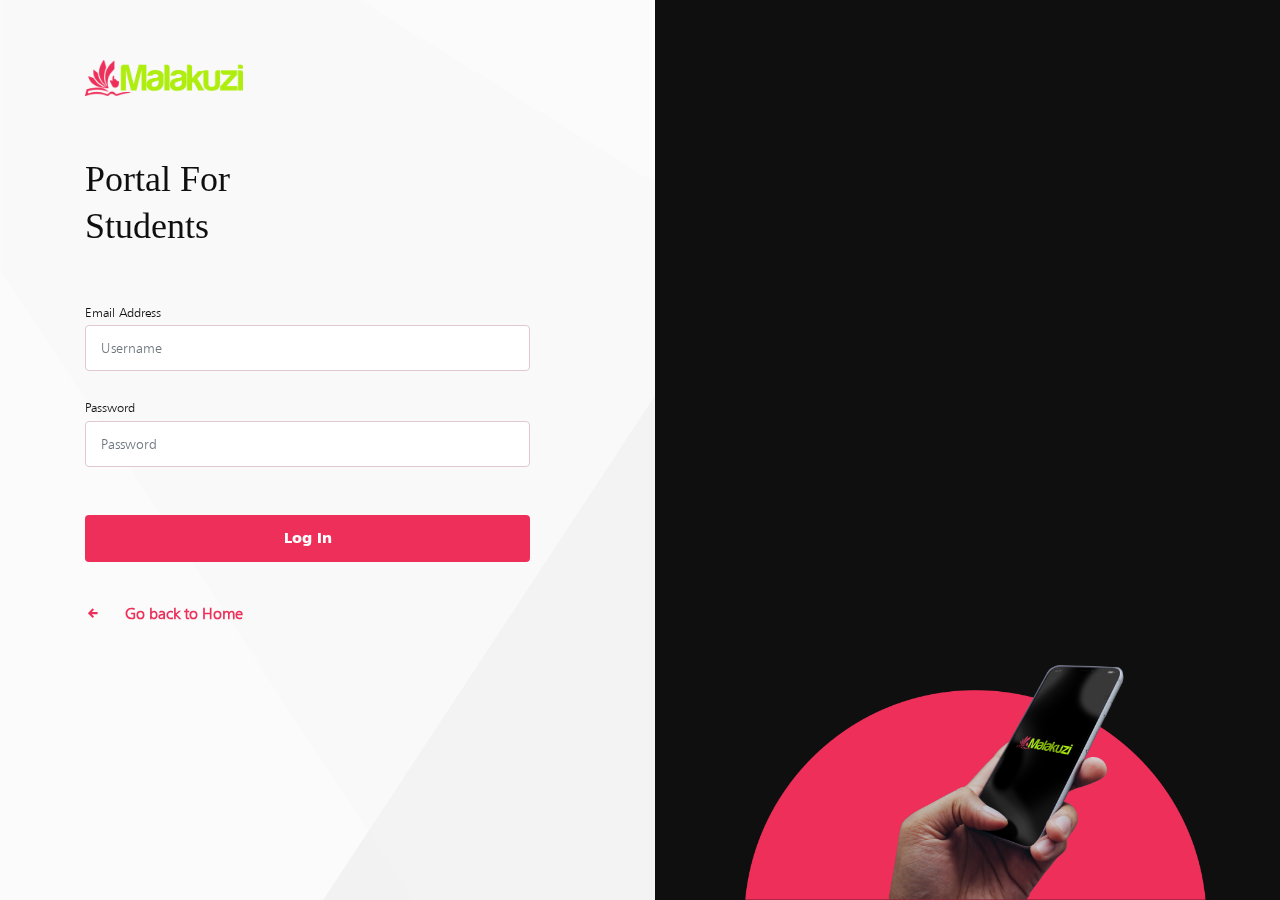
<file: student.html>
﻿<!DOCTYPE html>
<html lang="en">

<head>
    <meta charset="utf-8">
    <meta content="width=device-width, initial-scale=1.0" name="viewport">

    <title>Student Log In</title>
    <meta content="" name="descriptison">
    <meta content="" name="keywords">

    <!-- Favicons -->
    <link href="assets/img/favicon.png" rel="icon">
    <link href="assets/img/apple-touch-icon.png" rel="apple-touch-icon">

    <!-- Google Fonts -->
    <link href="https://fonts.googleapis.com/css?family=Open+Sans:300,300i,400,400i,600,600i,700,700i|Roboto:300,300i,400,400i,500,500i,700,700i&display=swap" rel="stylesheet">

    <!-- Custom Fonts -->
    <link href="assets/fonts/fonts.css" rel="stylesheet">

    <!-- Vendor CSS Files -->
    <link href="assets/vendor/bootstrap/css/bootstrap.min.css" rel="stylesheet">
    <link href="assets/vendor/animate.css/animate.min.css" rel="stylesheet">
    <link href="assets/vendor/icofont/icofont.min.css" rel="stylesheet">
    <link href="assets/vendor/boxicons/css/boxicons.min.css" rel="stylesheet">
    <link href="assets/vendor/venobox/venobox.css" rel="stylesheet">
    <link href="assets/vendor/owl.carousel/assets/owl.carousel.min.css" rel="stylesheet">
    <link href="assets/vendor/aos/aos.css" rel="stylesheet">

    <!-- Template Main CSS File -->
    <link href="assets/css/style.css" rel="stylesheet">

    <!-- =======================================================
    * Template Name: Moderna - v2.1.0
    * Template URL: https://bootstrapmade.com/free-bootstrap-template-corporate-moderna/
    * Author: BootstrapMade.com
    * License: https://bootstrapmade.com/license/
    ======================================================== -->
</head>

<body class="body-wrapper">


    <main>

        <!-- ======= Contact Section ======= -->
        <!-- <section class="breadcrumbs">
            <div class="container">

                <div class="d-flex justify-content-between align-items-center">
                    <h2>Student Log In</h2>
                    <ol>
                        <li><a href="index.html">Home</a></li>
                        <li>Student Log In</li>
                    </ol>
                </div>

            </div>
        </section> -->
        <!-- End Contact Section -->
        <!-- ======= Contact Section ======= -->
        <div class="login" data-aos="fade-up" data-aos-easing="ease-in-out" data-aos-duration="500">
            <div class="container">

                <div class="row">

                    <div class="col-lg-5">
                        <div class="logo ">
                            <a href="index.html"><img src="assets/img/Malakuzi-logo.png" alt="" class="login-logo" class="img-fluid"></a>
                        </div>
                        <h2 class="login-title">Portal For Students</h2>
                        <form action="forms/staff.php" method="post" role="form" class="php-email-form">
                            <div class="form-row">
                                <div class="col-md-12 form-group mb-4">
                                    <label>Email Address</label>
                                    <input type="text" name="username" class="form-control" id="username" placeholder="Username" data-rule="minlen:8" data-msg="Please enter your user name" />
                                    <div class="validate"></div>
                                </div>
                                <div class="col-md-12 form-group mb-4">
                                    <label>Password</label>
                                    <input type="password" name="password" class="form-control" id="password" placeholder="Password" data-rule="minlen:8" data-msg="Please enter your password" />
                                    <div class="validate"></div>
                                </div>
                            </div>
                            <div class="text-center"><button type="submit" class="mt-4 btn-block">Log In</button></div>
                        </form>
                        <div class="back-to-home">
                            <a href="index.html"><p><i class="icofont-arrow-left mr-4"></i>Go back to Home</p></a>
                        </div>
                    </div>

                    <div class="col-lg-6 offset-lg-1">
                        <div class="d-none d-md-block float-left bg-cover login-bg"></div>
                    </div>

                </div>

            </div>
        </div><!-- End Contact Section -->
        <!-- ======= Map Section ======= -->
        <!--<section class="map mt-2">
            <div class="container-fluid p-0">
                <iframe src="https://www.google.com/maps/embed?pb=!1m18!1m12!1m3!1d3024.2219901290355!2d-74.00369368400567!3d40.71312937933185!2m3!1f0!2f0!3f0!3m2!1i1024!2i768!4f13.1!3m3!1m2!1s0x89c25a23e28c1191%3A0x49f75d3281df052a!2s150%20Park%20Row%2C%20New%20York%2C%20NY%2010007%2C%20USA!5e0!3m2!1sen!2sbg!4v1579767901424!5m2!1sen!2sbg" frameborder="0" style="border:0;" allowfullscreen=""></iframe>
            </div>
        </section> End Map Section-->

    </main><!-- End #main -->

    

    <a href="#" class="back-to-top"><i class="icofont-simple-up"></i></a>

    <!-- Vendor JS Files -->
    <script src="assets/vendor/jquery/jquery.min.js"></script>
    <script src="assets/vendor/bootstrap/js/bootstrap.bundle.min.js"></script>
    <script src="assets/vendor/jquery.easing/jquery.easing.min.js"></script>
    <script src="assets/vendor/php-email-form/validate.js"></script>
    <script src="assets/vendor/venobox/venobox.min.js"></script>
    <script src="assets/vendor/waypoints/jquery.waypoints.min.js"></script>
    <script src="assets/vendor/counterup/counterup.min.js"></script>
    <script src="assets/vendor/owl.carousel/owl.carousel.min.js"></script>
    <script src="assets/vendor/isotope-layout/isotope.pkgd.min.js"></script>
    <script src="assets/vendor/aos/aos.js"></script>

    <!-- Template Main JS File -->
    <script src="assets/js/main.js"></script>

</body>

</html>
</file>
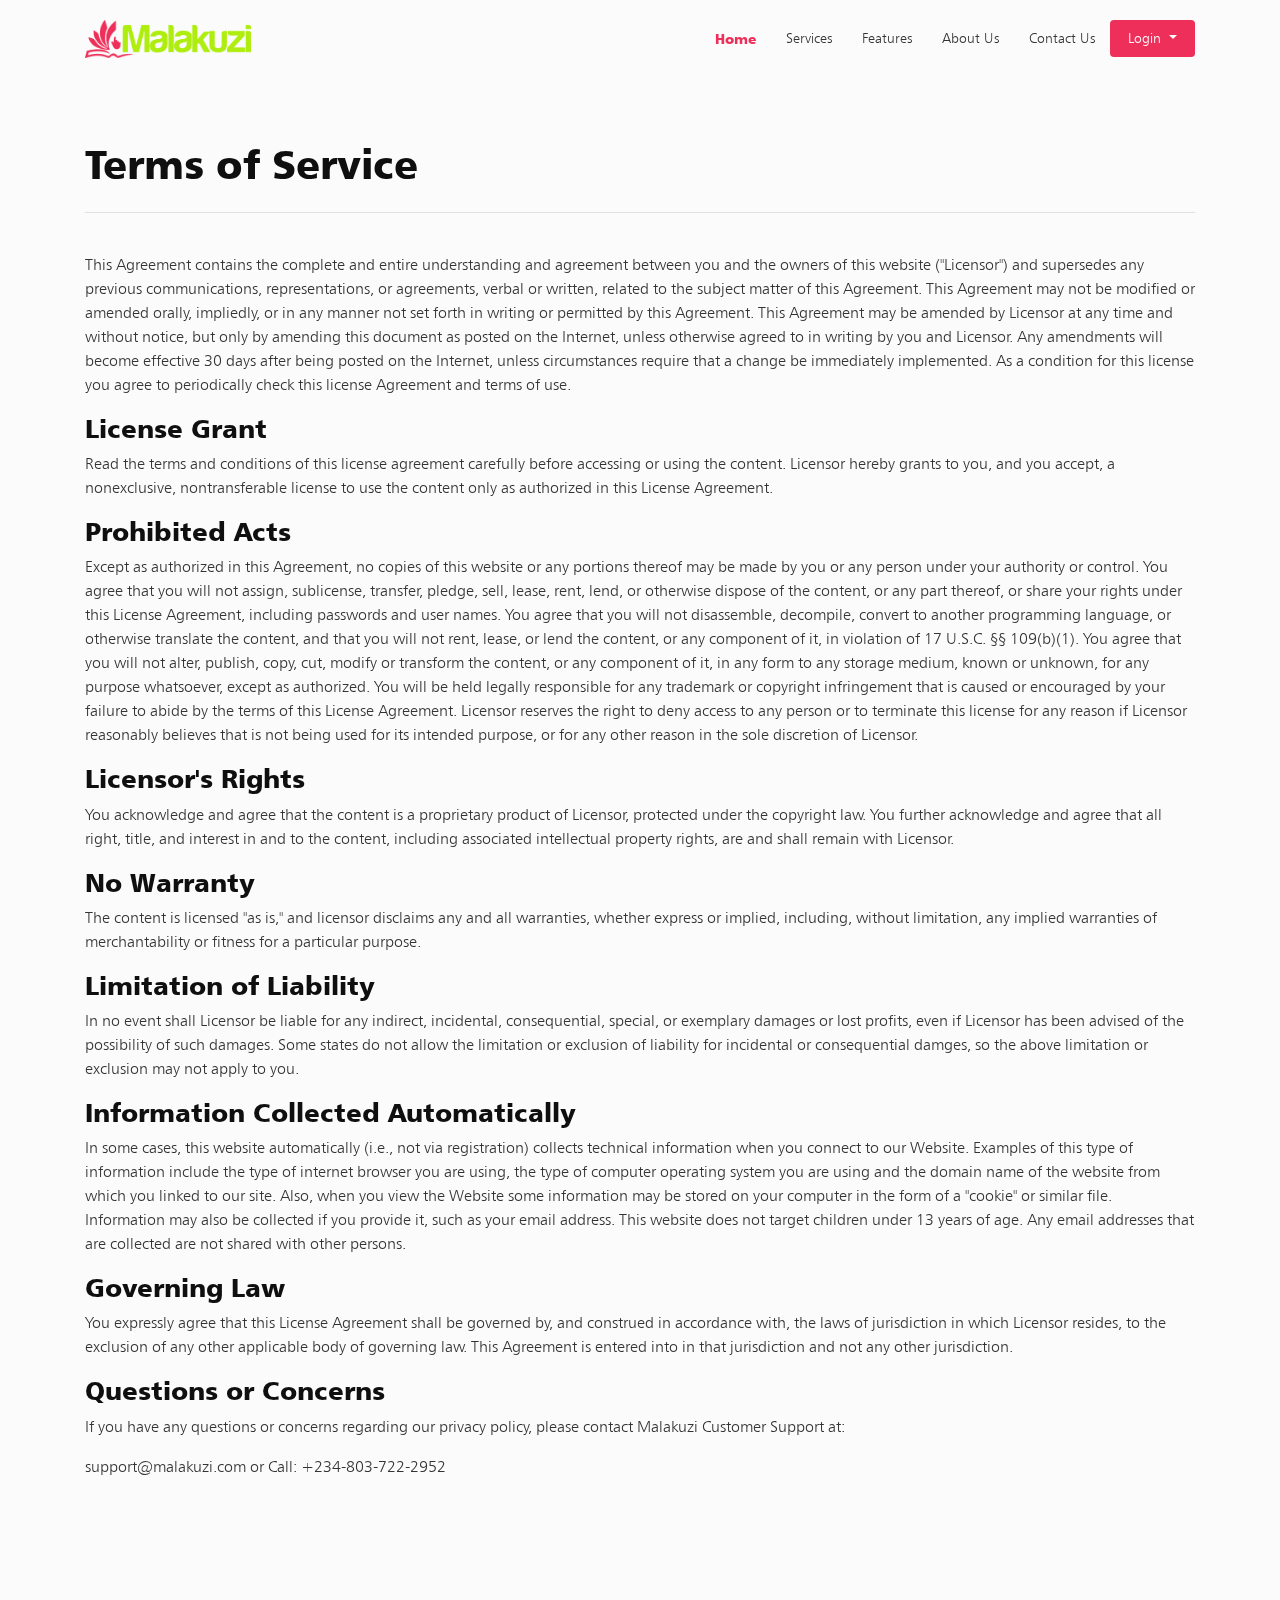
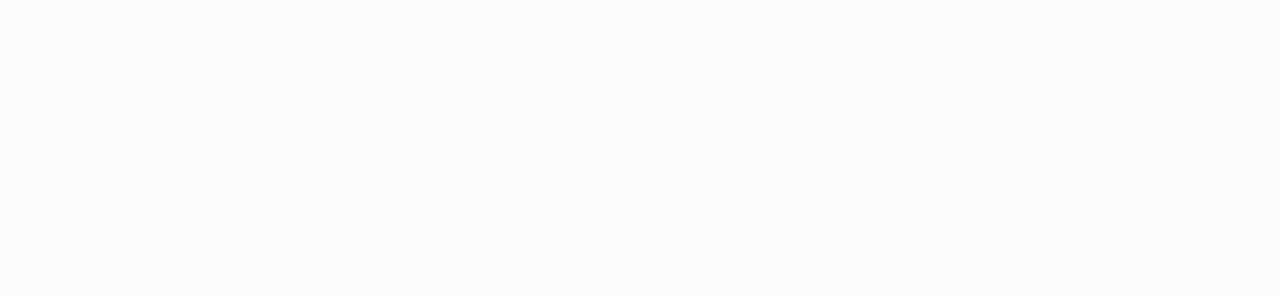
<file: termsofservice.html>
﻿<!DOCTYPE html>
<html lang="en">

<head>
  <meta charset="utf-8">
  <meta content="width=device-width, initial-scale=1.0" name="viewport">

  <title>Terms of Service</title>
  <meta content="" name="description">
  <meta content="" name="keywords">

  <!-- Favicons -->
  <link href="assets/img/favicon.png" rel="icon">
  <link href="assets/img/apple-touch-icon.png" rel="apple-touch-icon">

  <!-- Google Fonts -->
  <link href="https://fonts.googleapis.com/css?family=Open+Sans:300,300i,400,400i,600,600i,700,700i|Roboto:300,300i,400,400i,500,500i,700,700i&display=swap" rel="stylesheet">

  <!-- Custom Fonts -->
  <link href="assets/fonts/fonts.css" rel="stylesheet">

  <!-- Vendor CSS Files -->
  <link href="assets/vendor/bootstrap/css/bootstrap.min.css" rel="stylesheet">
  <link href="assets/vendor/animate.css/animate.min.css" rel="stylesheet">
  <link href="assets/vendor/icofont/icofont.min.css" rel="stylesheet">
  <link href="assets/vendor/boxicons/css/boxicons.min.css" rel="stylesheet">
  <link href="assets/vendor/venobox/venobox.css" rel="stylesheet">
  <link href="assets/vendor/owl.carousel/assets/owl.carousel.min.css" rel="stylesheet">
  <link href="assets/vendor/aos/aos.css" rel="stylesheet">

  <!-- Template Main CSS File -->
  <link href="assets/css/style.css" rel="stylesheet">

  <!-- =======================================================
  * Template Name: Moderna - v2.1.0
  * Template URL: https://bootstrapmade.com/free-bootstrap-template-corporate-moderna/
  * Author: BootstrapMade.com
  * License: https://bootstrapmade.com/license/
  ======================================================== -->
</head>

<body>

    <!-- ======= Header ======= -->
    <!-- ======= Header ======= -->
    <header id="header" class="fixed-top header-transparent">
        <div class="container">
    
          <div class="logo float-left">
            <!--<h1 class="text-light"><a href="index.html"><span>Malakuzi</span></a></h1>-->
             <a href="index.html"><img src="assets/img/Malakuzi-logo.png" alt="" class="img-fluid"></a>
          </div>
    
          <nav class="nav-menu float-right d-none d-lg-block">
              <ul>
                  <li class="active"><a href="index.html#hero-no-slider">Home</a></li>
                  <li><a href="index.html#services">Services</a></li>
                  <li><a href="index.html#features">Features</a></li>
                  <!--<li><a href="portfolio.html">Portfolio</a></li>
                    <li><a href="team.html">Team</a></li>
                    <li><a href="blog.html">Blog</a></li>
                    <li class="drop-down"><a href="">Drop Down</a>
                    <ul>
                        <li><a href="#">Drop Down 1</a></li>
                        <li class="drop-down"><a href="#">Drop Down 2</a>
                        <ul>
                            <li><a href="#">Deep Drop Down 1</a></li>
                            <li><a href="#">Deep Drop Down 2</a></li>
                            <li><a href="#">Deep Drop Down 3</a></li>
                            <li><a href="#">Deep Drop Down 4</a></li>
                            <li><a href="#">Deep Drop Down 5</a></li>
                        </ul>
                        </li>
                        <li><a href="#">Drop Down 3</a></li>
                        <li><a href="#">Drop Down 4</a></li>
                        <li><a href="#">Drop Down 5</a></li>
                    </ul>
                    </li>-->
                  <li><a href="about.html">About Us</a></li>
                  <li><a href="contact.html">Contact Us</a></li>
                  <!-- <li class="drop-down">
                      <a href="#">Log In</a>
                      <ul>
                          <li><a href="parent.html">Parent</a></li>
                          <li><a href="staff.html">Staff</a></li>
                          <li><a href="student.html">Student</a></li>
                      </ul>
                  </li> -->
                  <li class="nav-item dropdown">
                    <a class="nav-link dropdown-toggle login-btn" href="#" id="navbarDropdownMenuLink" data-toggle="dropdown" aria-haspopup="true" aria-expanded="false">
                        Login
                    </a>
                    <div class="dropdown-menu" aria-labelledby="navbarDropdownMenuLink">
                        <a class="dropdown-item" href="parent.html">Parent Login</a>
                        <a class="dropdown-item" href="staff.html">Staff Login</a>
                        <a class="dropdown-item" href="student.html">Student Login</a>
                    </div>
                    </li>
              </ul>
          </nav><!-- .nav-menu -->
    
        </div>
      </header><!-- End Header -->

    <main id="main">

        <!-- ======= About Us Section ======= -->
        <!-- <section class="breadcrumbs">
            <div class="container">

                <div class="d-flex justify-content-between align-items-center">
                    <h2>Terms of Service</h2>
                    <ol>
                        <li><a href="index.html">Home</a></li>
                        <li>Terms of Service</li>
                    </ol>
                </div>

            </div>
        </section> -->
        <!-- End About Us Section -->
        <!-- ======= About Section ======= -->
        <section class="about" data-aos="fade-up">
            <div class="container">

                <div class="row">

                    <div class="col-lg-12">
                        <h1 class="mb-4">Terms of Service</h1>
                        <hr>
                        <br />
                        <p>
                            This Agreement contains the complete and entire understanding and agreement between you and the owners of this website ("Licensor") and supersedes any previous communications, representations, or agreements, verbal or written, related to the subject matter of this Agreement. This Agreement may not be modified or amended orally, impliedly, or in any manner not set forth in writing or permitted by this Agreement. This Agreement may be amended by Licensor at any time and without notice, but only by amending this document as posted on the Internet, unless otherwise agreed to in writing by you and Licensor. Any amendments will become effective 30 days after being posted on the Internet, unless circumstances require that a change be immediately implemented. As a condition for this license you agree to periodically check this license Agreement and terms of use.
                        </p>
                        <h3>License Grant</h3>
                        <p>
                            Read the terms and conditions of this license agreement carefully before accessing or using the content. Licensor hereby grants to you, and you accept, a nonexclusive, nontransferable license to use the content only as authorized in this License Agreement.
                        </p>
                        <h3>Prohibited Acts</h3>
                        <p>
                            Except as authorized in this Agreement, no copies of this website or any portions thereof may be made by you or any person under your authority or control. You agree that you will not assign, sublicense, transfer, pledge, sell, lease, rent, lend, or otherwise dispose of the content, or any part thereof, or share your rights under this License Agreement, including passwords and user names. You agree that you will not disassemble, decompile, convert to another programming language, or otherwise translate the content, and that you will not rent, lease, or lend the content, or any component of it, in violation of 17 U.S.C. §§ 109(b)(1). You agree that you will not alter, publish, copy, cut, modify or transform the content, or any component of it, in any form to any storage medium, known or unknown, for any purpose whatsoever, except as authorized. You will be held legally responsible for any trademark or copyright infringement that is caused or encouraged by your failure to abide by the terms of this License Agreement. Licensor reserves the right to deny access to any person or to terminate this license for any reason if Licensor reasonably believes that is not being used for its intended purpose, or for any other reason in the sole discretion of Licensor.
                        </p>
                        <h3>Licensor's Rights</h3>
                        <p>
                            You acknowledge and agree that the content is a proprietary product of Licensor, protected under the copyright law. You further acknowledge and agree that all right, title, and interest in and to the content, including associated intellectual property rights, are and shall remain with Licensor.
                        </p>
                        <h3>No Warranty</h3>
                        <p>
                            The content is licensed "as is," and licensor disclaims any and all warranties, whether express or implied, including, without limitation, any implied warranties of merchantability or fitness for a particular purpose.
                        </p>
                        <h3>Limitation of Liability</h3>
                        <p>
                            In no event shall Licensor be liable for any indirect, incidental, consequential, special, or exemplary damages or lost profits, even if Licensor has been advised of the possibility of such damages. Some states do not allow the limitation or exclusion of liability for incidental or consequential damges, so the above limitation or exclusion may not apply to you.
                        </p>
                        <h3>Information Collected Automatically</h3>
                        <p>
                            In some cases, this website automatically (i.e., not via registration) collects technical information when you connect to our Website. Examples of this type of information include the type of internet browser you are using, the type of computer operating system you are using and the domain name of the website from which you linked to our site. Also, when you view the Website some information may be stored on your computer in the form of a "cookie" or similar file. Information may also be collected if you provide it, such as your email address. This website does not target children under 13 years of age. Any email addresses that are collected are not shared with other persons.
                        </p>
                        <h3>Governing Law</h3>
                        <p>
                            You expressly agree that this License Agreement shall be governed by, and construed in accordance with, the laws of jurisdiction in which Licensor resides, to the exclusion of any other applicable body of governing law. This Agreement is entered into in that jurisdiction and not any other jurisdiction.
                        </p>
                        <h3>Questions or Concerns</h3>
                        <p>
                            If you have any questions or concerns regarding our privacy policy, please contact Malakuzi Customer Support at:
                        </p>
                        <p>
                            support@malakuzi.com or Call: +234-803-722-2952
                        </p>
                    </div>
                </div>

            </div>
        </section><!-- End About Section -->


    </main><!-- End #main -->

    <!-- ======= Footer ======= -->
    <footer id="footer" data-aos="fade-up" data-aos-easing="ease-in-out" data-aos-duration="500">

        <!--<div class="footer-newsletter">
          <div class="container">
            <div class="row">
              <div class="col-lg-6">
                <h4>Our Newsletter</h4>
                <p>Tamen quem nulla quae legam multos aute sint culpa legam noster magna</p>
              </div>
              <div class="col-lg-6">
                <form action="" method="post">
                  <input type="email" name="email"><input type="submit" value="Subscribe">
                </form>
              </div>
            </div>
          </div>
        </div>-->
    
        <div class="footer-top">
          <div class="container">
            <div class="row">
    
                <div class="col-lg-5 col-md-5 footer-links">
                    <h4 class="mb-4">Follow Us On:</h4>
                    <div class="social-links mb-4">
                        <a href="#" class="twitter"><span><i class="bx bxl-twitter"></i></span></a>
                        <a href="#" class="facebook"><span><i class="bx bxl-facebook"></i></span></a>
                        <a href="#" class="instagram"><span><i class="bx bxl-instagram"></i></span></a>
                        <a href="#" class="linkedin"><span><i class="bx bxl-linkedin"></i></span></a>
                    </div>
                </div>
    
                <div class="col-lg-7 col-md-7 footer-links">
                    <ul class="mb-4">
                        <li><a href="about.html">About Us</a></li>
                        <li><a href="contact.html">Contact Us</a></li>
                        <li><a href="termsofservice.html">Terms of Service</a></li>
                        <li><a href="privacypolicy.html">Privacy Policy</a></li>
                    </ul>
                    <p>© Copyright Malakuzi.com - a Buconpro Technology Ltd. company. All Rights Reserved</p>
                    <p>Powered by iGradePlus SIS Engine</p>
                </div>
              <!--<div class="col-lg-3 col-md-6 footer-links">
                <h4>Our Services</h4>
                <ul>
                  <li><i class="bx bx-chevron-right"></i> <a href="#">Web Design</a></li>
                  <li><i class="bx bx-chevron-right"></i> <a href="#">Web Development</a></li>
                  <li><i class="bx bx-chevron-right"></i> <a href="#">Product Management</a></li>
                  <li><i class="bx bx-chevron-right"></i> <a href="#">Marketing</a></li>
                  <li><i class="bx bx-chevron-right"></i> <a href="#">Graphic Design</a></li>
                </ul>
              </div>-->
    
              <!--<div class="col-lg-3 col-md-6 footer-contact">
                <h4>Contact Us</h4>
                <p>
                  A108 Adam Street <br>
                  New York, NY 535022<br>
                  United States <br><br>
                  <strong>Phone:</strong> +1 5589 55488 55<br>
                  <strong>Email:</strong> info@example.com<br>
                </p>
    
              </div>-->
    
              <!--<div class="col-lg-3 col-md-6 footer-info">
                <h3>About Malakuzi</h3>
                <p>Our Student Information System or Student Management System empowers schools to track and manage student data in a cloud-centric centralized data repository that engenders faster, insightful and data driven decisions.</p>
                <div class="social-links mt-3">
                  <a href="#" class="twitter"><i class="bx bxl-twitter"></i></a>
                  <a href="#" class="facebook"><i class="bx bxl-facebook"></i></a>
                  <a href="#" class="instagram"><i class="bx bxl-instagram"></i></a>
                  <a href="#" class="linkedin"><i class="bx bxl-linkedin"></i></a>
                </div>
              </div>-->
    
            </div>
          </div>
        </div>
    
        
    </footer><!-- End Footer -->

    <a href="#" class="back-to-top"><i class="icofont-simple-up"></i></a>

    <!-- Vendor JS Files -->
    <script src="assets/vendor/jquery/jquery.min.js"></script>
    <script src="assets/vendor/bootstrap/js/bootstrap.bundle.min.js"></script>
    <script src="assets/vendor/jquery.easing/jquery.easing.min.js"></script>
    <script src="assets/vendor/php-email-form/validate.js"></script>
    <script src="assets/vendor/venobox/venobox.min.js"></script>
    <script src="assets/vendor/waypoints/jquery.waypoints.min.js"></script>
    <script src="assets/vendor/counterup/counterup.min.js"></script>
    <script src="assets/vendor/owl.carousel/owl.carousel.min.js"></script>
    <script src="assets/vendor/isotope-layout/isotope.pkgd.min.js"></script>
    <script src="assets/vendor/aos/aos.js"></script>

    <!-- Template Main JS File -->
    <script src="assets/js/main.js"></script>

</body>

</html>
</file>
<file: assets/fonts/fonts.css>
@font-face {
    font-family: "Humnst777BLK";
    src: url("./Humnst777BLKBT.ttf") format("truetype")
}

@font-face {
    font-family: "Humnst777Lt";
    src: url("./Humnst777LtBTLight.ttf") format("truetype")
}

@font-face {
    font-family: "NovaBold";
    src: url("./NOVABOLD.otf") format("opentype")
}
</file>
<file: assets/vendor/venobox/venobox.css>
/* ------ venobox.css --------*/
.vbox-overlay *, .vbox-overlay *:before, .vbox-overlay *:after{
    -webkit-backface-visibility: hidden;
    -webkit-box-sizing:border-box;
    -moz-box-sizing:border-box;
    box-sizing:border-box;
}
.vbox-overlay * { 
    -webkit-backface-visibility: visible;
    backface-visibility: visible;
}
.vbox-overlay{
    display: -webkit-flex;
    display: flex;
    -webkit-flex-direction: column;
    flex-direction: column;
    -webkit-justify-content: center;
    justify-content: center;
    -webkit-align-items: center;
    align-items: center;
    position: fixed;
    left: 0;
    top: 0;
    bottom: 0;
    right: 0;
    z-index: 999999;
}

/* ----- navigation ----- */
.vbox-title{
    width: 100%;
    height: 40px;
    float: left;
    text-align: center;
    line-height: 28px;
    font-size: 12px;
    padding: 6px 50px;
    overflow: hidden;
    position: fixed;
    display: none;
    left: 0;
    z-index: 89;
}
.vbox-close{
    cursor: pointer;
    position: fixed;
    top: -1px;
    right: 0;
    width: 50px;
    height: 40px;
    padding: 6px;
    display: block;
    background-position:10px center;
    overflow: hidden;
    font-size: 24px;
    line-height: 1;
    text-align: center;
    z-index: 99;
}
.vbox-left{
    cursor: pointer;
    position: fixed;
    left: 0;
    height: 40px;
    overflow: hidden;
    line-height: 28px;
    font-size: 12px;
    z-index: 99;
    display: flex;
    align-items:center;
}
.vbox-num{
    display: inline-block;
    margin: 6px 0 6px 15px;
}
/* ----- Social share ----- */
.vbox-share{
    line-height: 28px;
    font-size: 12px;
    overflow: hidden;
    position: fixed;
    left: 0;
    z-index: 98;
    display: flex;
    align-items:center;
    justify-content: center;
    width: 100%;
    text-align: center;
}
.vbox-share svg{
    max-height: 28px;
    width: 28px;
    z-index: 10;
    margin-left: 12px;
    margin-top: 6px;
    margin-bottom: 6px;
    vertical-align: middle;
}


/* ----- navigation ARROWS ----- */
.vbox-next, .vbox-prev{
    position: fixed;
    top: 50%;
    margin-top: -15px;
    overflow: hidden;
    cursor: pointer;
    display: block;
    width: 45px;
    height: 45px;
    z-index: 99;
}
.vbox-next span, .vbox-prev span{
    position: relative;
    width: 20px;
    height: 20px;
    border: 2px solid transparent;
    border-top-color: #B6B6B6;
    border-right-color: #B6B6B6;
    text-indent: -100px;
    position: absolute;
    top: 8px;
    display: block;
}
.vbox-prev{
    left: 15px;
}
.vbox-next{
    right: 15px;
}
.vbox-prev span{
    left: 10px;
    -ms-transform: rotate(-135deg);
    -webkit-transform: rotate(-135deg);
    transform: rotate(-135deg);
}
.vbox-next span{
    -ms-transform: rotate(45deg);
    -webkit-transform: rotate(45deg);
    transform: rotate(45deg);
    right: 10px;
}
/* ------- inline window ------ */
.vbox-inline{
    width: 420px;
    height: 315px;
    height: 70vh;
    padding: 10px;
    background: #fff;
    margin: 0 auto;
    overflow: auto;
    text-align: left;
}
/* ------- Video & iFrames window ------ */
.venoframe{
    max-width: 100%;
    width: 100%;
    border: none;
    width: 100%;
    height: 260px;
    height: 70vh;
}
.venoframe.vbvid{
    height: 260px;
}
@media (min-width: 768px) {
    .venoframe, .vbox-inline{
        width: 90%;
        height: 360px;
        height: 70vh;
    }
    .venoframe.vbvid{
        width: 640px;
        height: 360px;
    }
}
@media (min-width: 992px) {
    .venoframe, .vbox-inline{
        max-width: 1200px;
        width: 80%;
        height: 540px;
        height: 70vh;
    }
    .venoframe.vbvid{
        width: 960px;
        height: 540px;
    }
}
/* 
Please do NOT edit this part! 
or at least read this note: http://i.imgur.com/7C0ws9e.gif
*/
.vbox-open{
    overflow: hidden;
}
.vbox-container{
    position: absolute;
    left: 0;
    right: 0;
    top: 0;
    bottom: 0;
    overflow-x: hidden;
    overflow-y: scroll;
    overflow-scrolling: touch;
    -webkit-overflow-scrolling: touch;
    z-index: 20;
    max-height: 100%;

}

.vbox-content{
    text-align: center;
    float: left;
    width: 100%;
    position: relative;
    overflow: hidden;
    padding: 20px 4%;
}
.vbox-container img{
    max-width: 100%;
    height: auto;
}
.vbox-figlio{
    box-shadow: 0 0 12px rgba(0,0,0,0.19), 0 6px 6px rgba(0,0,0,0.23);
    max-width: 100%;
    text-align: initial;
}
img.vbox-figlio{
    -webkit-user-select: none;
-khtml-user-select: none;
-moz-user-select: none;
-o-user-select: none;
user-select: none;
}
.vbox-content.swipe-left{
    margin-left: -200px !important;
}
.vbox-content.swipe-right{
    margin-left: 200px !important;
}
.vbox-animated{
    webkit-transition: margin 300ms ease-out;
    transition: margin 300ms ease-out;
}

/* ---------- preloader ----------
 * SPINKIT 
 * http://tobiasahlin.com/spinkit/
-------------------------------- */
.sk-double-bounce,.sk-rotating-plane{width:40px;height:40px;margin:40px auto}.sk-rotating-plane{background-color:#333;-webkit-animation:sk-rotatePlane 1.2s infinite ease-in-out;animation:sk-rotatePlane 1.2s infinite ease-in-out}@-webkit-keyframes sk-rotatePlane{0%{-webkit-transform:perspective(120px) rotateX(0) rotateY(0);transform:perspective(120px) rotateX(0) rotateY(0)}50%{-webkit-transform:perspective(120px) rotateX(-180.1deg) rotateY(0);transform:perspective(120px) rotateX(-180.1deg) rotateY(0)}100%{-webkit-transform:perspective(120px) rotateX(-180deg) rotateY(-179.9deg);transform:perspective(120px) rotateX(-180deg) rotateY(-179.9deg)}}@keyframes sk-rotatePlane{0%{-webkit-transform:perspective(120px) rotateX(0) rotateY(0);transform:perspective(120px) rotateX(0) rotateY(0)}50%{-webkit-transform:perspective(120px) rotateX(-180.1deg) rotateY(0);transform:perspective(120px) rotateX(-180.1deg) rotateY(0)}100%{-webkit-transform:perspective(120px) rotateX(-180deg) rotateY(-179.9deg);transform:perspective(120px) rotateX(-180deg) rotateY(-179.9deg)}}.sk-double-bounce{position:relative}.sk-double-bounce .sk-child{width:100%;height:100%;border-radius:50%;background-color:#333;opacity:.6;position:absolute;top:0;left:0;-webkit-animation:sk-doubleBounce 2s infinite ease-in-out;animation:sk-doubleBounce 2s infinite ease-in-out}.sk-chasing-dots .sk-child,.sk-spinner-pulse,.sk-three-bounce .sk-child{background-color:#333;border-radius:100%}.sk-double-bounce .sk-double-bounce2{-webkit-animation-delay:-1s;animation-delay:-1s}@-webkit-keyframes sk-doubleBounce{0%,100%{-webkit-transform:scale(0);transform:scale(0)}50%{-webkit-transform:scale(1);transform:scale(1)}}@keyframes sk-doubleBounce{0%,100%{-webkit-transform:scale(0);transform:scale(0)}50%{-webkit-transform:scale(1);transform:scale(1)}}.sk-wave{margin:40px auto;width:50px;height:40px;text-align:center;font-size:10px}.sk-wave .sk-rect{background-color:#333;height:100%;width:6px;display:inline-block;-webkit-animation:sk-waveStretchDelay 1.2s infinite ease-in-out;animation:sk-waveStretchDelay 1.2s infinite ease-in-out}.sk-wave .sk-rect1{-webkit-animation-delay:-1.2s;animation-delay:-1.2s}.sk-wave .sk-rect2{-webkit-animation-delay:-1.1s;animation-delay:-1.1s}.sk-wave .sk-rect3{-webkit-animation-delay:-1s;animation-delay:-1s}.sk-wave .sk-rect4{-webkit-animation-delay:-.9s;animation-delay:-.9s}.sk-wave .sk-rect5{-webkit-animation-delay:-.8s;animation-delay:-.8s}@-webkit-keyframes sk-waveStretchDelay{0%,100%,40%{-webkit-transform:scaleY(.4);transform:scaleY(.4)}20%{-webkit-transform:scaleY(1);transform:scaleY(1)}}@keyframes sk-waveStretchDelay{0%,100%,40%{-webkit-transform:scaleY(.4);transform:scaleY(.4)}20%{-webkit-transform:scaleY(1);transform:scaleY(1)}}.sk-wandering-cubes{margin:40px auto;width:40px;height:40px;position:relative}.sk-wandering-cubes .sk-cube{background-color:#333;width:10px;height:10px;position:absolute;top:0;left:0;-webkit-animation:sk-wanderingCube 1.8s ease-in-out -1.8s infinite both;animation:sk-wanderingCube 1.8s ease-in-out -1.8s infinite both}.sk-chasing-dots,.sk-spinner-pulse{width:40px;height:40px;margin:40px auto}.sk-wandering-cubes .sk-cube2{-webkit-animation-delay:-.9s;animation-delay:-.9s}@-webkit-keyframes sk-wanderingCube{0%{-webkit-transform:rotate(0);transform:rotate(0)}25%{-webkit-transform:translateX(30px) rotate(-90deg) scale(.5);transform:translateX(30px) rotate(-90deg) scale(.5)}50%{-webkit-transform:translateX(30px) translateY(30px) rotate(-179deg);transform:translateX(30px) translateY(30px) rotate(-179deg)}50.1%{-webkit-transform:translateX(30px) translateY(30px) rotate(-180deg);transform:translateX(30px) translateY(30px) rotate(-180deg)}75%{-webkit-transform:translateX(0) translateY(30px) rotate(-270deg) scale(.5);transform:translateX(0) translateY(30px) rotate(-270deg) scale(.5)}100%{-webkit-transform:rotate(-360deg);transform:rotate(-360deg)}}@keyframes sk-wanderingCube{0%{-webkit-transform:rotate(0);transform:rotate(0)}25%{-webkit-transform:translateX(30px) rotate(-90deg) scale(.5);transform:translateX(30px) rotate(-90deg) scale(.5)}50%{-webkit-transform:translateX(30px) translateY(30px) rotate(-179deg);transform:translateX(30px) translateY(30px) rotate(-179deg)}50.1%{-webkit-transform:translateX(30px) translateY(30px) rotate(-180deg);transform:translateX(30px) translateY(30px) rotate(-180deg)}75%{-webkit-transform:translateX(0) translateY(30px) rotate(-270deg) scale(.5);transform:translateX(0) translateY(30px) rotate(-270deg) scale(.5)}100%{-webkit-transform:rotate(-360deg);transform:rotate(-360deg)}}.sk-spinner-pulse{-webkit-animation:sk-pulseScaleOut 1s infinite ease-in-out;animation:sk-pulseScaleOut 1s infinite ease-in-out}@-webkit-keyframes sk-pulseScaleOut{0%{-webkit-transform:scale(0);transform:scale(0)}100%{-webkit-transform:scale(1);transform:scale(1);opacity:0}}@keyframes sk-pulseScaleOut{0%{-webkit-transform:scale(0);transform:scale(0)}100%{-webkit-transform:scale(1);transform:scale(1);opacity:0}}.sk-chasing-dots{position:relative;text-align:center;-webkit-animation:sk-chasingDotsRotate 2s infinite linear;animation:sk-chasingDotsRotate 2s infinite linear}.sk-chasing-dots .sk-child{width:60%;height:60%;display:inline-block;position:absolute;top:0;-webkit-animation:sk-chasingDotsBounce 2s infinite ease-in-out;animation:sk-chasingDotsBounce 2s infinite ease-in-out}.sk-chasing-dots .sk-dot2{top:auto;bottom:0;-webkit-animation-delay:-1s;animation-delay:-1s}@-webkit-keyframes sk-chasingDotsRotate{100%{-webkit-transform:rotate(360deg);transform:rotate(360deg)}}@keyframes sk-chasingDotsRotate{100%{-webkit-transform:rotate(360deg);transform:rotate(360deg)}}@-webkit-keyframes sk-chasingDotsBounce{0%,100%{-webkit-transform:scale(0);transform:scale(0)}50%{-webkit-transform:scale(1);transform:scale(1)}}@keyframes sk-chasingDotsBounce{0%,100%{-webkit-transform:scale(0);transform:scale(0)}50%{-webkit-transform:scale(1);transform:scale(1)}}.sk-three-bounce{margin:40px auto;width:80px;text-align:center}.sk-three-bounce .sk-child{width:20px;height:20px;display:inline-block;-webkit-animation:sk-three-bounce 1.4s ease-in-out 0s infinite both;animation:sk-three-bounce 1.4s ease-in-out 0s infinite both}.sk-circle .sk-child:before,.sk-fading-circle .sk-circle:before{display:block;border-radius:100%;content:'';background-color:#333}.sk-three-bounce .sk-bounce1{-webkit-animation-delay:-.32s;animation-delay:-.32s}.sk-three-bounce .sk-bounce2{-webkit-animation-delay:-.16s;animation-delay:-.16s}@-webkit-keyframes sk-three-bounce{0%,100%,80%{-webkit-transform:scale(0);transform:scale(0)}40%{-webkit-transform:scale(1);transform:scale(1)}}@keyframes sk-three-bounce{0%,100%,80%{-webkit-transform:scale(0);transform:scale(0)}40%{-webkit-transform:scale(1);transform:scale(1)}}.sk-circle{margin:40px auto;width:40px;height:40px;position:relative}.sk-circle .sk-child{width:100%;height:100%;position:absolute;left:0;top:0}.sk-circle .sk-child:before{margin:0 auto;width:15%;height:15%;-webkit-animation:sk-circleBounceDelay 1.2s infinite ease-in-out both;animation:sk-circleBounceDelay 1.2s infinite ease-in-out both}.sk-circle .sk-circle2{-webkit-transform:rotate(30deg);-ms-transform:rotate(30deg);transform:rotate(30deg)}.sk-circle .sk-circle3{-webkit-transform:rotate(60deg);-ms-transform:rotate(60deg);transform:rotate(60deg)}.sk-circle .sk-circle4{-webkit-transform:rotate(90deg);-ms-transform:rotate(90deg);transform:rotate(90deg)}.sk-circle .sk-circle5{-webkit-transform:rotate(120deg);-ms-transform:rotate(120deg);transform:rotate(120deg)}.sk-circle .sk-circle6{-webkit-transform:rotate(150deg);-ms-transform:rotate(150deg);transform:rotate(150deg)}.sk-circle .sk-circle7{-webkit-transform:rotate(180deg);-ms-transform:rotate(180deg);transform:rotate(180deg)}.sk-circle .sk-circle8{-webkit-transform:rotate(210deg);-ms-transform:rotate(210deg);transform:rotate(210deg)}.sk-circle .sk-circle9{-webkit-transform:rotate(240deg);-ms-transform:rotate(240deg);transform:rotate(240deg)}.sk-circle .sk-circle10{-webkit-transform:rotate(270deg);-ms-transform:rotate(270deg);transform:rotate(270deg)}.sk-circle .sk-circle11{-webkit-transform:rotate(300deg);-ms-transform:rotate(300deg);transform:rotate(300deg)}.sk-circle .sk-circle12{-webkit-transform:rotate(330deg);-ms-transform:rotate(330deg);transform:rotate(330deg)}.sk-circle .sk-circle2:before{-webkit-animation-delay:-1.1s;animation-delay:-1.1s}.sk-circle .sk-circle3:before{-webkit-animation-delay:-1s;animation-delay:-1s}.sk-circle .sk-circle4:before{-webkit-animation-delay:-.9s;animation-delay:-.9s}.sk-circle .sk-circle5:before{-webkit-animation-delay:-.8s;animation-delay:-.8s}.sk-circle .sk-circle6:before{-webkit-animation-delay:-.7s;animation-delay:-.7s}.sk-circle .sk-circle7:before{-webkit-animation-delay:-.6s;animation-delay:-.6s}.sk-circle .sk-circle8:before{-webkit-animation-delay:-.5s;animation-delay:-.5s}.sk-circle .sk-circle9:before{-webkit-animation-delay:-.4s;animation-delay:-.4s}.sk-circle .sk-circle10:before{-webkit-animation-delay:-.3s;animation-delay:-.3s}.sk-circle .sk-circle11:before{-webkit-animation-delay:-.2s;animation-delay:-.2s}.sk-circle .sk-circle12:before{-webkit-animation-delay:-.1s;animation-delay:-.1s}@-webkit-keyframes sk-circleBounceDelay{0%,100%,80%{-webkit-transform:scale(0);transform:scale(0)}40%{-webkit-transform:scale(1);transform:scale(1)}}@keyframes sk-circleBounceDelay{0%,100%,80%{-webkit-transform:scale(0);transform:scale(0)}40%{-webkit-transform:scale(1);transform:scale(1)}}.sk-cube-grid{width:40px;height:40px;margin:40px auto}.sk-cube-grid .sk-cube{width:33.33%;height:33.33%;background-color:#333;float:left;-webkit-animation:sk-cubeGridScaleDelay 1.3s infinite ease-in-out;animation:sk-cubeGridScaleDelay 1.3s infinite ease-in-out}.sk-cube-grid .sk-cube1{-webkit-animation-delay:.2s;animation-delay:.2s}.sk-cube-grid .sk-cube2{-webkit-animation-delay:.3s;animation-delay:.3s}.sk-cube-grid .sk-cube3{-webkit-animation-delay:.4s;animation-delay:.4s}.sk-cube-grid .sk-cube4{-webkit-animation-delay:.1s;animation-delay:.1s}.sk-cube-grid .sk-cube5{-webkit-animation-delay:.2s;animation-delay:.2s}.sk-cube-grid .sk-cube6{-webkit-animation-delay:.3s;animation-delay:.3s}.sk-cube-grid .sk-cube7{-webkit-animation-delay:0ms;animation-delay:0ms}.sk-cube-grid .sk-cube8{-webkit-animation-delay:.1s;animation-delay:.1s}.sk-cube-grid .sk-cube9{-webkit-animation-delay:.2s;animation-delay:.2s}@-webkit-keyframes sk-cubeGridScaleDelay{0%,100%,70%{-webkit-transform:scale3D(1,1,1);transform:scale3D(1,1,1)}35%{-webkit-transform:scale3D(0,0,1);transform:scale3D(0,0,1)}}@keyframes sk-cubeGridScaleDelay{0%,100%,70%{-webkit-transform:scale3D(1,1,1);transform:scale3D(1,1,1)}35%{-webkit-transform:scale3D(0,0,1);transform:scale3D(0,0,1)}}.sk-fading-circle{margin:40px auto;width:40px;height:40px;position:relative}.sk-fading-circle .sk-circle{width:100%;height:100%;position:absolute;left:0;top:0}.sk-fading-circle .sk-circle:before{margin:0 auto;width:15%;height:15%;-webkit-animation:sk-circleFadeDelay 1.2s infinite ease-in-out both;animation:sk-circleFadeDelay 1.2s infinite ease-in-out both}.sk-fading-circle .sk-circle2{-webkit-transform:rotate(30deg);-ms-transform:rotate(30deg);transform:rotate(30deg)}.sk-fading-circle .sk-circle3{-webkit-transform:rotate(60deg);-ms-transform:rotate(60deg);transform:rotate(60deg)}.sk-fading-circle .sk-circle4{-webkit-transform:rotate(90deg);-ms-transform:rotate(90deg);transform:rotate(90deg)}.sk-fading-circle .sk-circle5{-webkit-transform:rotate(120deg);-ms-transform:rotate(120deg);transform:rotate(120deg)}.sk-fading-circle .sk-circle6{-webkit-transform:rotate(150deg);-ms-transform:rotate(150deg);transform:rotate(150deg)}.sk-fading-circle .sk-circle7{-webkit-transform:rotate(180deg);-ms-transform:rotate(180deg);transform:rotate(180deg)}.sk-fading-circle .sk-circle8{-webkit-transform:rotate(210deg);-ms-transform:rotate(210deg);transform:rotate(210deg)}.sk-fading-circle .sk-circle9{-webkit-transform:rotate(240deg);-ms-transform:rotate(240deg);transform:rotate(240deg)}.sk-fading-circle .sk-circle10{-webkit-transform:rotate(270deg);-ms-transform:rotate(270deg);transform:rotate(270deg)}.sk-fading-circle .sk-circle11{-webkit-transform:rotate(300deg);-ms-transform:rotate(300deg);transform:rotate(300deg)}.sk-fading-circle .sk-circle12{-webkit-transform:rotate(330deg);-ms-transform:rotate(330deg);transform:rotate(330deg)}.sk-fading-circle .sk-circle2:before{-webkit-animation-delay:-1.1s;animation-delay:-1.1s}.sk-fading-circle .sk-circle3:before{-webkit-animation-delay:-1s;animation-delay:-1s}.sk-fading-circle .sk-circle4:before{-webkit-animation-delay:-.9s;animation-delay:-.9s}.sk-fading-circle .sk-circle5:before{-webkit-animation-delay:-.8s;animation-delay:-.8s}.sk-fading-circle .sk-circle6:before{-webkit-animation-delay:-.7s;animation-delay:-.7s}.sk-fading-circle .sk-circle7:before{-webkit-animation-delay:-.6s;animation-delay:-.6s}.sk-fading-circle .sk-circle8:before{-webkit-animation-delay:-.5s;animation-delay:-.5s}.sk-fading-circle .sk-circle9:before{-webkit-animation-delay:-.4s;animation-delay:-.4s}.sk-fading-circle .sk-circle10:before{-webkit-animation-delay:-.3s;animation-delay:-.3s}.sk-fading-circle .sk-circle11:before{-webkit-animation-delay:-.2s;animation-delay:-.2s}.sk-fading-circle .sk-circle12:before{-webkit-animation-delay:-.1s;animation-delay:-.1s}@-webkit-keyframes sk-circleFadeDelay{0%,100%,39%{opacity:0}40%{opacity:1}}@keyframes sk-circleFadeDelay{0%,100%,39%{opacity:0}40%{opacity:1}}.sk-folding-cube{margin:40px auto;width:40px;height:40px;position:relative;-webkit-transform:rotateZ(45deg);transform:rotateZ(45deg)}.sk-folding-cube .sk-cube{float:left;width:50%;height:50%;position:relative;-webkit-transform:scale(1.1);-ms-transform:scale(1.1);transform:scale(1.1)}.sk-folding-cube .sk-cube:before{content:'';position:absolute;top:0;left:0;width:100%;height:100%;background-color:#333;-webkit-animation:sk-foldCubeAngle 2.4s infinite linear both;animation:sk-foldCubeAngle 2.4s infinite linear both;-webkit-transform-origin:100% 100%;-ms-transform-origin:100% 100%;transform-origin:100% 100%}.sk-folding-cube .sk-cube2{-webkit-transform:scale(1.1) rotateZ(90deg);transform:scale(1.1) rotateZ(90deg)}.sk-folding-cube .sk-cube3{-webkit-transform:scale(1.1) rotateZ(180deg);transform:scale(1.1) rotateZ(180deg)}.sk-folding-cube .sk-cube4{-webkit-transform:scale(1.1) rotateZ(270deg);transform:scale(1.1) rotateZ(270deg)}.sk-folding-cube .sk-cube2:before{-webkit-animation-delay:.3s;animation-delay:.3s}.sk-folding-cube .sk-cube3:before{-webkit-animation-delay:.6s;animation-delay:.6s}.sk-folding-cube .sk-cube4:before{-webkit-animation-delay:.9s;animation-delay:.9s}@-webkit-keyframes sk-foldCubeAngle{0%,10%{-webkit-transform:perspective(140px) rotateX(-180deg);transform:perspective(140px) rotateX(-180deg);opacity:0}25%,75%{-webkit-transform:perspective(140px) rotateX(0);transform:perspective(140px) rotateX(0);opacity:1}100%,90%{-webkit-transform:perspective(140px) rotateY(180deg);transform:perspective(140px) rotateY(180deg);opacity:0}}@keyframes sk-foldCubeAngle{0%,10%{-webkit-transform:perspective(140px) rotateX(-180deg);transform:perspective(140px) rotateX(-180deg);opacity:0}25%,75%{-webkit-transform:perspective(140px) rotateX(0);transform:perspective(140px) rotateX(0);opacity:1}100%,90%{-webkit-transform:perspective(140px) rotateY(180deg);transform:perspective(140px) rotateY(180deg);opacity:0}}
</file>
<file: assets/css/style.css>
/**
* Template Name: Moderna - v2.1.0
* Template URL: https://bootstrapmade.com/free-bootstrap-template-corporate-moderna/
* Author: BootstrapMade.com
* License: https://bootstrapmade.com/license/
*/

/*--------------------------------------------------------------
# General
--------------------------------------------------------------*/
body {
  font-family: "Humnst777Lt", sans-serif;
  color: #333;
  background: #FBFBFB;
}
.body-wrapper{
  position: relative;
}
.body-wrapper:before{
  content: "";
  background-image: url(../img/background-2.png);
  background-size: cover;
  background-position: center;
  position: absolute;
  top: 0px;
  right: 0px;
  bottom: 0px;
  left: 0px;
  opacity: 0.2;
}
a {
  color: #ED2F59;
}

a:hover {
  color: #D41D46;
  text-decoration: none;
}

h1, h2, h3, h4, h5, h6, .font-primary {
  font-family: "Humnst777BLK", sans-serif;
  color: #0F0F0F;
}

/*--------------------------------------------------------------
# Back to top button
--------------------------------------------------------------*/
.back-to-top {
  position: fixed;
  display: none;
  width: 40px;
  height: 40px;
  border-radius: 3px;
  right: 15px;
  bottom: 15px;
  background: #ed2f59;
  color: #fff;
  transition: display 0.5s ease-in-out;
  z-index: 99999;
}

.back-to-top i {
  font-size: 24px;
  position: absolute;
  top: 8px;
  left: 8px;
}

.back-to-top:hover {
  color: #fff;
  background: #85b6cf;
  transition: background 0.2s ease-in-out;
}

/*--------------------------------------------------------------
# Header
--------------------------------------------------------------*/
#header {
  height: 80px;
  transition: all 0.5s;
  z-index: 997;
  transition: all 0.5s;
  padding: 20px 0;
  /* background: #1e4356; */
}

#header.header-transparent {
  background: none;
}

#header.header-scrolled {
  background: rgb(251 251 251);
  height: 60px;
  padding: 10px 0;
  box-shadow: -7px -4px 18px 0px #00000021;
}

#header .logo h1 {
  font-size: 28px;
  margin: 0;
  padding: 4px 0;
  line-height: 1;
  font-weight: 400;
  letter-spacing: 3px;
  text-transform: uppercase;
}

#header .logo h1 a, #header .logo h1 a:hover {
  color: #fff;
  text-decoration: none;
}

#header .logo img {
  padding: 0;
  margin: 0;
  max-height: 38px;
}
.login-btn{
  background: #ED2F59;
  border-radius: 4px;
  color: #fff !important;
  padding: 8px 18px !important;
}
#main {
  padding-top: 80px;
}

/*--------------------------------------------------------------
# Navigation Menu
--------------------------------------------------------------*/
/* Desktop Navigation */
.nav-menu, .nav-menu * {
  margin: 0;
  padding: 0;
  list-style: none;
}

.nav-menu > ul > li {
  position: relative;
  white-space: nowrap;
  float: left;
}

.nav-menu a {
  display: block;
  position: relative;
  color: #333;
  padding: 8px 15px;
  transition: 0.3s;
  font-size: 14px;
  font-family: "Humnst777Lt", sans-serif;
}

.nav-menu a:hover, .nav-menu .active > a, .nav-menu li:hover > a {
  color: #ED2F59;
  text-decoration: none;
}

 .nav-menu .active > a {
  font-family: "Humnst777BLK", sans-serif
}

.nav-menu .drop-down ul {
  display: block;
  position: absolute;
  left: 0;
  top: calc(100% - 30px);
  z-index: 99;
  opacity: 0;
  visibility: hidden;
  padding: 10px 0;
  background: #fff;
  box-shadow: 0px 0px 30px rgba(127, 137, 161, 0.25);
  transition: ease all 0.3s;
}

.nav-menu .drop-down:hover > ul {
  opacity: 1;
  top: 100%;
  visibility: visible;
}

.nav-menu .drop-down li {
  min-width: 180px;
  position: relative;
}

.nav-menu .drop-down ul a {
  padding: 10px 20px;
  font-size: 14px;
  font-weight: 500;
  text-transform: none;
  color: #1c3745;
}

.nav-menu .drop-down ul a:hover, .nav-menu .drop-down ul .active > a, .nav-menu .drop-down ul li:hover > a {
  color: #68A4C4;
}

.nav-menu .drop-down > a:after {
  content: "\ea99";
  font-family: IcoFont;
  padding-left: 5px;
}

.nav-menu .drop-down .drop-down ul {
  top: 0;
  left: calc(100% - 30px);
}

.nav-menu .drop-down .drop-down:hover > ul {
  opacity: 1;
  top: 0;
  left: 100%;
}

.nav-menu .drop-down .drop-down > a {
  padding-right: 35px;
}

.nav-menu .drop-down .drop-down > a:after {
  content: "\eaa0";
  font-family: IcoFont;
  position: absolute;
  right: 15px;
}

@media (max-width: 1366px) {
  .nav-menu .drop-down .drop-down ul {
    left: -90%;
  }
  .nav-menu .drop-down .drop-down:hover > ul {
    left: -100%;
  }
  .nav-menu .drop-down .drop-down > a:after {
    content: "\ea9d";
  }
}

/* Mobile Navigation */
.mobile-nav {
  position: fixed;
  top: 0;
  bottom: 0;
  z-index: 9999;
  overflow-y: auto;
  left: -260px;
  width: 260px;
  padding-top: 18px;
  background: #0F0F0F;
  transition: 0.4s;
}

.mobile-nav * {
  margin: 0;
  padding: 0;
  list-style: none;
}

.mobile-nav a {
  display: block;
  position: relative;
  color: #ddecf5;
  padding: 10px 20px;
  font-weight: 500;
}
.mobile-nav a.dropdown-item {
  color: #0f0f0f;
}
.mobile-nav a:hover, .mobile-nav .active > a, .mobile-nav li:hover > a {
  color: #ed2f59;
  text-decoration: none;
}

.mobile-nav .drop-down > a:after {
  content: "\ea99";
  font-family: IcoFont;
  padding-left: 10px;
  position: absolute;
  right: 15px;
}

.mobile-nav .active.drop-down > a:after {
  content: "\eaa0";
}

.mobile-nav .drop-down > a {
  padding-right: 35px;
}

.mobile-nav .drop-down ul {
  display: none;
  overflow: hidden;
}

.mobile-nav .drop-down li {
  padding-left: 20px;
}

.mobile-nav-toggle {
  position: fixed;
  right: 15px;
  top: 15px;
  z-index: 9998;
  border: 0;
  background: none;
  font-size: 24px;
  transition: all 0.4s;
  outline: none !important;
  line-height: 1;
  cursor: pointer;
  text-align: right;
}

.mobile-nav-toggle i {
  color: #ed2f59;
}

.mobile-nav-overly {
  width: 100%;
  height: 100%;
  z-index: 9997;
  top: 0;
  left: 0;
  position: fixed;
  background: rgb(15 15 15 / 0.8);
  overflow: hidden;
  display: none;
}

.mobile-nav-active {
  overflow: hidden;
}

.mobile-nav-active .mobile-nav {
  left: 0;
}

.mobile-nav-active .mobile-nav-toggle i {
  color: #fff;
}

/*--------------------------------------------------------------
# Hero Section
--------------------------------------------------------------*/
#hero {
  width: 100%;
  height: 90vh;
  overflow: hidden;
  position: relative;
}

#hero::after {
  content: '';
  position: absolute;
  left: 50%;
  top: 0;
  width: 130%;
  height: 95%;
  background: linear-gradient(to right, rgba(30, 67, 86, 0.8), rgba(30, 67, 86, 0.6)), url("../img/hero-bg.jpg") center top no-repeat;
  z-index: 0;
  border-radius: 0 0 50% 50%;
  transform: translateX(-50%) rotate(0deg);
}

#hero::before {
  content: '';
  position: absolute;
  left: 50%;
  top: 0;
  width: 130%;
  height: 96%;
  background: #68A4C4;
  opacity: 0.3;
  z-index: 0;
  border-radius: 0 0 50% 50%;
  transform: translateX(-50%) translateY(18px) rotate(2deg);
}

#hero .carousel-container {
  display: flex;
  justify-content: center;
  align-items: center;
  flex-direction: column;
  text-align: center;
  bottom: 0;
  top: 0;
  left: 0;
  right: 0;
}

#hero h2 {
  color: #fff;
  margin-bottom: 30px;
  font-size: 48px;
  font-weight: 700;
}

#hero p {
  width: 80%;
  -webkit-animation-delay: 0.4s;
  animation-delay: 0.4s;
  margin: 0 auto 30px auto;
  color: #fff;
}

#hero .carousel-control-prev, #hero .carousel-control-next {
  width: 10%;
}

#hero .carousel-control-next-icon, #hero .carousel-control-prev-icon {
  background: none;
  font-size: 48px;
  line-height: 1;
  width: auto;
  height: auto;
}

#hero .btn-get-started {
  font-family: "Roboto", sans-serif;
  font-weight: 500;
  font-size: 14px;
  letter-spacing: 1px;
  display: inline-block;
  padding: 12px 32px;
  border-radius: 50px;
  transition: 0.5s;
  line-height: 1;
  margin: 10px;
  color: #fff;
  -webkit-animation-delay: 0.8s;
  animation-delay: 0.8s;
  border: 2px solid #68A4C4;
}

#hero .btn-get-started:hover {
  background: #68A4C4;
  color: #fff;
  text-decoration: none;
}

@media (min-width: 1024px) {
  #hero p {
    width: 60%;
  }
  #hero .carousel-control-prev, #hero .carousel-control-next {
    width: 5%;
  }
}

@media (max-width: 768px) {
  #hero::after {
    width: 180%;
    height: 95%;
    border-radius: 0 0 50% 50%;
    transform: translateX(-50%) rotate(0deg);
  }
  #hero::before {
    top: 0;
    width: 180%;
    height: 94%;
    border-radius: 0 0 50% 50%;
    transform: translateX(-50%) translateY(20px) rotate(4deg);
  }
}

@media (max-width: 575px) {
  #hero h2 {
    font-size: 30px;
  }
  #hero::after {
    left: 40%;
    top: 0;
    width: 200%;
    height: 95%;
    border-radius: 0 0 50% 50%;
    transform: translateX(-50%) rotate(0deg);
  }
  #hero::before {
    left: 50%;
    top: 0;
    width: 200%;
    height: 94%;
    border-radius: 0 0 50% 50%;
    transform: translateX(-50%) translateY(20px) rotate(4deg);
  }
  
}

/*--------------------------------------------------------------
# Hero No Slider Section
--------------------------------------------------------------*/
#hero-no-slider {
  width: 100%;
  height: 100vh;
  overflow: hidden;
  position: relative;
  margin-top: 60px;
}

#hero-no-slider::before {
  content: '';
  position: absolute;
  left: 0;
  top: 0;
  right: 0;
  bottom: 0;
  /* background: linear-gradient(to right, rgba(30, 67, 86, 0.8), rgba(30, 67, 86, 0.6)), url("../img/hero-bg.jpg") center top no-repeat; */
}

#hero-no-slider h2 {
  color: #0F0F0F;
  margin-bottom: 15px;
  font-size: 48px;
  font-weight: 700;
}

#hero-no-slider p {
  color: #333;
  line-height: 162%;
}

#hero-no-slider .btn-get-started {
  font-family: "Humnst777BLK", sans-serif;
  font-weight: 500;
  font-size: 14px;
  letter-spacing: 1px;
  display: inline-block;
  padding: 18px 30px;
  border-radius: 4px;
  transition: 0.5s;
  line-height: 0.5;
  height: 50px;
  margin: 10px 0;
  color: #fff;
  -webkit-animation-delay: 0.8s;
  animation-delay: 0.8s;
  border: 1px solid #ED2F59;
  background: #ED2F59;
}

#hero-no-slider .btn-get-started:hover {
  background: #D41D46;;
  color: #fff;
  text-decoration: none;
}

.hero-img{
  background-image: url(../img/hero-bg.jpg); width: 50vw!important; background-size: cover;
}
.hero-img:before {
  content: "";
    position: absolute;
    background: radial-gradient(#AEED0E 38%, #AEED0E 30%, transparent 30%);
    background-size: 20px 20px;
    background-repeat: repeat;
    background-position: 5px center;
    width: 35%;
    height: 130px;
    bottom: -15%;
    left: -7%;
    z-index: -5;
}
.hero-img:after {
  content: "";
  background-size: cover;
  background: #86B70B;
  position: absolute;
  height: 140px;
  width: 112%;
  background-repeat: round;
  right: 0px;
  bottom: -7%;
  left: -12%;
  z-index: -10;
}
.hero-content{
  margin:50px 0;
  position: relative;
}
#hero-no-slider:before {
  content: "";
  position: absolute;
  background: radial-gradient(#AEED0E 38%, #AEED0E 30%, transparent 30%);
  background-size: 20px 20px;
  background-repeat: repeat;
  background-position: 5px center;
  width: 10vw;
  height: 110px;
  top: 23%;
  left: -5%;
  z-index: -5;
}
.hero-content h2{
  max-width:350px
}
.mobile-hero{
  display: none;
}
@media (max-width: 575px) {
  #hero-no-slider h2 {
    font-size: 30px;
  }
  .mobile-hero{
    display: block !important;
  }
  #hero-no-slider {
    height: 100%;
  }
  .hero-img {
    background-image: none;
  }
  #hero-no-slider:before {
    content: "";
    position: absolute;
    background: radial-gradient(#AEED0E 38%, #AEED0E 30%, transparent 30%);
    background-size: 20px 20px;
    background-repeat: repeat;
    background-position: 5px center;
    width: 10vw;
    height: 110px;
    top: 12%;
    left: -8%;
    z-index: -5;
  }
  #hero-no-slider {
    margin-top: 20px;
  }
}

/*--------------------------------------------------------------
# Sections General
--------------------------------------------------------------*/
section {
  padding: 60px 0;
}

.section-bg {
  background-color: #f3f8fa;
}

.section-title {
  text-align: left;
  padding-bottom: 30px;
}

.section-title h2 {
  color: #0F0F0F;
  font-weight: bold;
  font-size: 32px;
  line-height: 122%;
  margin-bottom: 20px;
  padding-bottom: 20px;
  position: relative;
  max-width: 235px;
}

/* .section-title h2::before {
  content: '';
  position: absolute;
  display: block;
  width: 120px;
  height: 1px;
  background: #ddd;
  bottom: 1px;
  left: calc(50% - 60px);
}

.section-title h2::after {
  content: '';
  position: absolute;
  display: block;
  width: 40px;
  height: 3px;
  background: #68A4C4;
  bottom: 0;
  left: calc(50% - 20px);
} */

.section-title p {
  margin-bottom: 0;
}

/*--------------------------------------------------------------
# Breadcrumbs
--------------------------------------------------------------*/
.breadcrumbs {
  padding: 15px 0;
  background-color: #f3f8fa;
  min-height: 40px;
}

.breadcrumbs h2 {
  font-size: 28px;
  font-weight: 300;
}

.breadcrumbs ol {
  display: flex;
  flex-wrap: wrap;
  list-style: none;
  padding: 0;
  margin: 0;
}

.breadcrumbs ol li + li {
  padding-left: 10px;
}

.breadcrumbs ol li + li::before {
  display: inline-block;
  padding-right: 10px;
  color: #6c757d;
  content: "/";
}

@media (max-width: 768px) {
  .breadcrumbs .d-flex {
    display: block !important;
  }
  .breadcrumbs ol {
    display: block;
  }
  .breadcrumbs ol li {
    display: inline-block;
  }
}

/*--------------------------------------------------------------
# Our Services
--------------------------------------------------------------*/
.services {
  padding-bottom: 20px;
}

.services .icon-box {
  padding: 30px 20px;
  position: relative;
  overflow: hidden;
  margin: 0  0 40px 0;
  transition: all 0.3s ease-in-out;
  text-align: left;
}
.services .icon-box.active{
  /* box-shadow: 0 5px 26px 0 rgba(68, 88, 144, 0.14); */
  background: #FFFFFF;
  box-shadow: 0px 4px 40px rgba(0, 0, 0, 0.15);
  border-radius: 8px;
}

.services .icon {
  margin: 0 auto 20px auto;
  /* padding-top: 17px; */
  display: inline-block;
  text-align: center;
  border-radius: 50%;
  width: 72px;
  height: 72px;
}
.services .icon img{
  height: 100%
}
.services .icon i {
  font-size: 36px;
  line-height: 1;
}

.services .title {
  font-weight: 700;
  margin-bottom: 16px;
  font-size: 18px;
  color: #0F0F0F;
}

.services .title a {
  color: #111;
  font-family: "NovaBold", sans-serif;
  font-weight: normal;
  font-size: 20px;
  line-height: 114.4%;
  letter-spacing: 0.05rem;
}

.services .description {
  font-size: 15px;
  line-height: 28px;
  margin-bottom: 0;
  font-style: normal;
  font-weight: normal;
  line-height: 170%;
}

.services .icon-box-pink .icon {
  background: #fceef3;
}

.services .icon-box-pink .icon i {
  color: #ff689b;
}

.services .icon-box-pink:hover {
  border-color: #ff689b;
}

.services .icon-box-cyan .icon {
  background: #e6fdfc;
}

.services .icon-box-cyan .icon i {
  color: #3fcdc7;
}

.services .icon-box-cyan:hover {
  border-color: #3fcdc7;
}

.services .icon-box-green .icon {
  background: #eafde7;
}

.services .icon-box-green .icon i {
  color: #41cf2e;
}

.services .icon-box-green:hover {
  border-color: #41cf2e;
}

.services .icon-box-blue .icon {
  background: #e1eeff;
}

.services .icon-box-blue .icon i {
  color: #2282ff;
}

.services .icon-box-blue:hover {
  border-color: #2282ff;
}

/*--------------------------------------------------------------
# Why Us
--------------------------------------------------------------*/
/* .why-us .container {
  box-shadow: 0 5px 25px 0 rgba(214, 215, 216, 0.6);
  background: #fff;
} */

.why-us .icon-box + .icon-box {
  margin-top: 36px;
}

.why-us .icon-box .icon {
  float: left;
  display: flex;
  align-items: center;
  justify-content: center;
  width: 72px;
  height: 72px;
  background: #f3f8fa;
  border-radius: 6px;
  transition: 0.5s;
}

.why-us .icon-box .icon i {
  color: #68A4C4;
  font-size: 32px;
}

.why-us .icon-box:hover .icon {
  background: #68A4C4;
}

.why-us .icon-box:hover .icon i {
  color: #fff;
}

.why-us .icon-box .title {
  /* margin-left: 95px; */
  font-weight: 700;
  margin-bottom: 10px;
  font-size: 20px;
  margin-bottom: 16px;
  color: #0F0F0F;
}

.why-us .icon-box .title a {
  color: #1D0101;
  transition: 0.3s;
}

.why-us .icon-box .title a:hover {
  color: #68A4C4;
}

.why-us .icon-box .description {
  font-size: 16px;
  line-height: 154%;
  color: #333333;
}

.why-us .video-box {
  position: relative;
}

.video-box:before {
  content: "";
  position: absolute;
  background: radial-gradient(#AEED0E 38%, #AEED0E 30%, transparent 30%);
  background-size: 20px 20px;
  background-repeat: repeat;
  background-position: 5px center;
  width: 30%;
  height: 110px;
  top: -15%;
  right: 6%;
  z-index: -5;
}

.why-us .video-box .image-box{
  background: #86B70B;
  background-position: left;
  height: 100%;
  background-size: 0 120%;
  display: flex;
  align-items: center;
}
.why-us .video-box img {
  border: 4px solid #AEED0E;
  height: 82%;
  object-fit: cover;
  width: 100%;
  margin-left: -7%;
}

.why-us .play-btn {
  width: 94px;
  height: 94px;
  background: radial-gradient(#68A4C4 50%, rgba(104, 164, 196, 0.4) 52%);
  border-radius: 50%;
  display: block;
  position: absolute;
  left: calc(50% - 47px);
  top: calc(50% - 47px);
  overflow: hidden;
}

.why-us .play-btn::after {
  content: '';
  position: absolute;
  left: 50%;
  top: 50%;
  transform: translateX(-40%) translateY(-50%);
  width: 0;
  height: 0;
  border-top: 10px solid transparent;
  border-bottom: 10px solid transparent;
  border-left: 15px solid #fff;
  z-index: 100;
  transition: all 400ms cubic-bezier(0.55, 0.055, 0.675, 0.19);
}

.why-us .play-btn::before {
  content: '';
  position: absolute;
  width: 120px;
  height: 120px;
  -webkit-animation-delay: 0s;
  animation-delay: 0s;
  -webkit-animation: pulsate-btn 2s;
  animation: pulsate-btn 2s;
  -webkit-animation-direction: forwards;
  animation-direction: forwards;
  -webkit-animation-iteration-count: infinite;
  animation-iteration-count: infinite;
  -webkit-animation-timing-function: steps;
  animation-timing-function: steps;
  opacity: 1;
  border-radius: 50%;
  border: 5px solid rgba(104, 164, 196, 0.7);
  top: -15%;
  left: -15%;
  background: rgba(198, 16, 0, 0);
}

.why-us .play-btn:hover::after {
  border-left: 15px solid #68A4C4;
  transform: scale(20);
}

.why-us .play-btn:hover::before {
  content: '';
  position: absolute;
  left: 50%;
  top: 50%;
  transform: translateX(-40%) translateY(-50%);
  width: 0;
  height: 0;
  border: none;
  border-top: 10px solid transparent;
  border-bottom: 10px solid transparent;
  border-left: 15px solid #fff;
  z-index: 200;
  -webkit-animation: none;
  animation: none;
  border-radius: 0;
}
@media (max-width: 575px) {
  .why-us .video-box .image-box{
    margin-top: 58px;
  }
  .why-us .video-box img {
    border: 4px solid #AEED0E;
    height: 82%;
    object-fit: cover;
    width: 100%;
    margin-left: 0%;
  }
  .video-box:before{
    width: 30%;
    height: 110px;
    top: 4%;
    right: 6%;
    z-index: -5;
  }
}
@-webkit-keyframes pulsate-btn {
  0% {
    transform: scale(0.6, 0.6);
    opacity: 1;
  }
  100% {
    transform: scale(1, 1);
    opacity: 0;
  }
}

@keyframes pulsate-btn {
  0% {
    transform: scale(0.6, 0.6);
    opacity: 1;
  }
  100% {
    transform: scale(1, 1);
    opacity: 0;
  }
}

/*--------------------------------------------------------------
# Features
--------------------------------------------------------------*/
.features{
  margin-top: 90px;
}


.features .row + .row {
  margin-top: 60px;
}

/* .features h3 {
  font-weight: bold;
  font-size: 17px;
  margin-top: 12px;
  color: #0F0F0F;
} */

.features ul {
  list-style: none;
  padding: 0;
  margin-top: 15px;
}

.features ul li {
  padding-bottom: 10px;
  font-size: 14px;
  position: relative;
  padding-left: 1.4em;
}
.features ul li:before {
  content: "";
  position: absolute;
  left: 0;
  width: 10px;
  height: 10px;
  background: #ED2F59;
  border-radius: 50%;
  top: 6px;
}
.features ul i {
  font-size: 16px;
  padding-right: 4px;
  color: #ED2F59;
}

.features p:last-child {
  margin-bottom: 0;
  font-weight: normal;
  font-size: 16px;
  line-height: 162%;
}

.feature-card{
  background: #FFFFFF;
  box-shadow: 0px 4px 20px rgba(0, 0, 0, 0.15);
  border-radius: 8px;
  height: 100%;
}
.feature-card-head{
  position: relative;
  margin-bottom: 10px;
}
.feature-card-head .title{
  background: rgba(0, 0, 0, 0.6);
  align-items: center;
  padding-top: 8px;
  padding-bottom: 8px;
  position: absolute;
  bottom: 0;
  width: 100%;
}
.feature-card-head .title img{
  height: 42px;
  width: 42px;
  margin-right: 10px;
}
.feature-card-head .title h3{
  color: white;
  font-family: "NovaBold", sans-serif;
  font-weight: normal;
  font-size: 18px;
  line-height: 120%;
  letter-spacing: 0.05rem;
}
/*--------------------------------------------------------------
# About
--------------------------------------------------------------*/
.about{
  position: relative;
}
/* .about:before{
  content: "";
  background-image: url(../img/background-2.png);
  background-size: cover;
  position: absolute;
  top: 0px;
  right: 0px;
  bottom: 0px;
  left: 0px;
  opacity: 0.3;
} */
.about-hero{
  background: linear-gradient(180deg, #f9f9f9 0%, #f4f4f4 35%, rgba(255, 255, 255, 0) 100%), url(../img/about.jpg);
  background-size: cover;
  height: 70vh;
}

.about-hero h6{
  color: #ed2f59;
  font-size: 18px;
}

.about-hero h5{
  max-width: 900px;
  font-size: 22px;
  line-height: 165%;
}

.about-hero a{
  background: #ED2F59;
  border: 0;
  padding: 12px 30px;
  color: #fff;
  transition: 0.4s;
  border-radius: 4px;
  font-family: "Humnst777BLK", sans-serif;
  margin-top: 8px;
  font-size: 15px;
  display: inline-block;
}
.about-hero a:hover{
  background: #D41D46;
}
.about h3 {
  font-weight: 400;
  font-size: 26px;
}

.about ul {
  list-style: none;
  padding: 0;
}

.about ul li {
  padding-bottom: 10px;
  position: relative;
  padding-left: 1.7em;
}
.about ul li:before {
  content: "";
  position: absolute;
  left: 0;
  width: 15px;
  height: 15px;
  background: #ED2F59;
  border-radius: 50%;
  top: 6px;
}
.about ul i {
  font-size: 20px;
  padding-right: 4px;
  color: #68A4C4;
}

.about p:last-child {
  margin-bottom: 0;
}

.blockquote{
  background:  url(../img/icons/brush-icon.png);
  background-size: contain;
  background-repeat: no-repeat;
  background-position: center;
  margin: 120px 0;
}

.blockquote h3{
  max-width: 730px;
  font-family: Humnst777 Blk BT;
  font-size: 22px;
  line-height: 184%;
  text-align: center;
  padding: 14px;
  color: #FFFFFF;
  margin: auto;
}
@media (max-width: 767px) {
  .blockquote {
    background: url(../img/icons/brush-icon.png);
    background-size: cover;
    background-position: center;
    margin: 80px 0;
  }
}
/*--------------------------------------------------------------
# Facts
--------------------------------------------------------------*/
.facts .counters span {
  font-size: 48px;
  display: block;
  color: #68A4C4;
}

.facts .counters p {
  padding: 0;
  margin: 0 0 20px 0;
  font-family: "Roboto", sans-serif;
  font-size: 14px;
}

/*--------------------------------------------------------------
# Our Skills
--------------------------------------------------------------*/
.skills {
  padding: 60px 0;
}

.skills .progress {
  height: 35px;
  margin-bottom: 10px;
}

.skills .progress .skill {
  line-height: 35px;
  padding: 0;
  margin: 0 0 0 20px;
  text-transform: uppercase;
}

.skills .progress .skill .val {
  float: right;
  font-style: normal;
  margin: 0 20px 0 0;
}

.skills .progress-bar {
  width: 1px;
  text-align: left;
  transition: .9s;
}

/*--------------------------------------------------------------
# Tetstimonials
--------------------------------------------------------------*/
.testimonials {
  padding: 60px 0;
}

.testimonials .section-header {
  margin-bottom: 40px;
}

.testimonials .testimonial-item {
  text-align: center;
}

.testimonials .testimonial-item .testimonial-img {
  width: 120px;
  border-radius: 50%;
  border: 4px solid #fff;
  margin: 0 auto;
}

.testimonials .testimonial-item h3 {
  font-size: 20px;
  font-weight: bold;
  margin: 10px 0 5px 0;
  color: #111;
}

.testimonials .testimonial-item h4 {
  font-size: 14px;
  color: #999;
  margin: 0 0 15px 0;
}

.testimonials .testimonial-item .quote-icon-left, .testimonials .testimonial-item .quote-icon-right {
  color: #fbfcfd;
  font-size: 26px;
}

.testimonials .testimonial-item .quote-icon-left {
  display: inline-block;
  left: -5px;
  position: relative;
}

.testimonials .testimonial-item .quote-icon-right {
  display: inline-block;
  right: -5px;
  position: relative;
  top: 10px;
}

.testimonials .testimonial-item p {
  font-style: italic;
  margin: 0 auto 15px auto;
}

.testimonials .owl-nav, .testimonials .owl-dots {
  margin-top: 5px;
  text-align: center;
}

.testimonials .owl-dot {
  display: inline-block;
  margin: 0 5px;
  width: 12px;
  height: 12px;
  border-radius: 50%;
  background-color: #ddd !important;
}

.testimonials .owl-dot.active {
  background-color: #68A4C4 !important;
}

@media (min-width: 992px) {
  .testimonials .testimonial-item p {
    width: 80%;
  }
}

/*--------------------------------------------------------------
# Service Details
--------------------------------------------------------------*/
.service-details {
  padding-bottom: 10px;
}

.service-details .card {
  border: 0;
  padding: 0 30px;
  margin-bottom: 60px;
  position: relative;
}

.service-details .card-img {
  width: calc(100% + 60px);
  margin-left: -30px;
  overflow: hidden;
  z-index: 9;
  border-radius: 0;
}

.service-details .card-img img {
  max-width: 100%;
  transition: all 0.3s ease-in-out;
}

.service-details .card-body {
  z-index: 10;
  background: #fff;
  border-top: 4px solid #fff;
  padding: 30px;
  box-shadow: 0px 2px 15px rgba(0, 0, 0, 0.1);
  margin-top: -60px;
  transition: 0.3s;
}

.service-details .card-title {
  font-weight: 700;
  text-align: center;
  margin-bottom: 20px;
}

.service-details .card-title a {
  color: #1e4356;
  transition: 0.3s;
}

.service-details .card-text {
  color: #5e5e5e;
}

.service-details .read-more a {
  color: #777777;
  text-transform: uppercase;
  font-weight: 600;
  font-size: 12px;
  transition: 0.3s;
}

.service-details .read-more a:hover {
  color: #68A4C4;
}

.service-details .card:hover img {
  transform: scale(1.1);
}

.service-details .card:hover .card-body {
  border-color: #68A4C4;
}

.service-details .card:hover .card-body .card-title a {
  color: #68A4C4;
}

/*--------------------------------------------------------------
# Pricing
--------------------------------------------------------------*/
.pricing .row {
  padding-top: 40px;
}

.pricing .box {
  padding: 40px;
  margin-bottom: 30px;
  box-shadow: 0px 0px 30px rgba(73, 78, 92, 0.15);
  background: #fff;
  text-align: center;
}

.pricing h3 {
  font-weight: 300;
  margin-bottom: 15px;
  font-size: 28px;
}

.pricing h4 {
  font-size: 46px;
  color: #68A4C4;
  font-weight: 400;
  font-family: "Open Sans", sans-serif;
  margin-bottom: 25px;
}

.pricing h4 span {
  color: #bababa;
  font-size: 18px;
  display: block;
}

.pricing ul {
  padding: 0;
  list-style: none;
  color: #999;
  text-align: left;
  line-height: 20px;
}

.pricing ul li {
  padding-bottom: 12px;
}

.pricing ul i {
  color: #68A4C4;
  font-size: 18px;
  padding-right: 4px;
}

.pricing ul .na {
  color: #ccc;
}

.pricing ul .na i {
  color: #ccc;
}

.pricing ul .na span {
  text-decoration: line-through;
}

.pricing .get-started-btn {
  background: #1e4356;
  display: inline-block;
  padding: 6px 30px;
  border-radius: 20px;
  color: #fff;
  transition: none;
  font-size: 14px;
  font-weight: 400;
  font-family: "Roboto", sans-serif;
  transition: 0.3s;
}

.pricing .get-started-btn:hover {
  background: #68A4C4;
}

.pricing .featured {
  z-index: 10;
  margin: -30px -5px 0 -5px;
}

.pricing .featured .get-started-btn {
  background: #68A4C4;
}

.pricing .featured .get-started-btn:hover {
  background: #85b6cf;
}

@media (max-width: 992px) {
  .pricing .box {
    max-width: 60%;
    margin: 0 auto 30px auto;
  }
}

@media (max-width: 767px) {
  .pricing .box {
    max-width: 80%;
    margin: 0 auto 30px auto;
  }
}

@media (max-width: 420px) {
  .pricing .box {
    max-width: 100%;
    margin: 0 auto 30px auto;
  }
}

/*--------------------------------------------------------------
# Portfolio
--------------------------------------------------------------*/
.portfolio {
  padding-bottom: 60px;
}

.portfolio #portfolio-flters {
  padding: 0;
  margin: 0 0 35px 0;
  list-style: none;
  text-align: center;
}

.portfolio #portfolio-flters li {
  cursor: pointer;
  margin: 0 12px 5px 12px;
  display: inline-block;
  padding: 0 4px 6px 4px;
  font-size: 16px;
  font-weight: 500;
  line-height: 20px;
  color: #444;
  transition: all 0.3s ease-in-out;
  border-bottom: 2px solid #fff;
  font-family: "Roboto", sans-serif;
}

.portfolio #portfolio-flters li:hover, .portfolio #portfolio-flters li.filter-active {
  border-color: #68A4C4;
  color: #68A4C4;
}

.portfolio .portfolio-item {
  background: #1e4356;
  overflow: hidden;
  min-height: 200px;
  position: relative;
  border-radius: 4px;
  margin: 0 0 30px 0;
}

.portfolio .portfolio-item img {
  transition: all 0.3s ease-in-out;
}

.portfolio .portfolio-item .portfolio-info {
  opacity: 0;
  position: absolute;
  transition: all .3s linear;
  text-align: center;
  top: 10%;
  left: 0;
  right: 0;
}

.portfolio .portfolio-item .portfolio-info h3 {
  font-size: 22px;
}

.portfolio .portfolio-item .portfolio-info h3 a {
  color: #fff;
  font-weight: bold;
}

.portfolio .portfolio-item .portfolio-info a i {
  color: rgba(255, 255, 255, 0.6);
  font-size: 28px;
  transition: 0.3s;
}

.portfolio .portfolio-item .portfolio-info a i:hover {
  color: white;
}

.portfolio .portfolio-item:hover img {
  opacity: 0.6;
  transform: scale(1.1);
}

.portfolio .portfolio-item:hover .portfolio-info {
  opacity: 1;
  top: calc(50% - 30px);
}

/*--------------------------------------------------------------
# Portfolio Details
--------------------------------------------------------------*/
.portfolio-details {
  padding-top: 40px;
}

.portfolio-details .portfolio-details-container {
  position: relative;
}

.portfolio-details .portfolio-details-carousel {
  position: relative;
  z-index: 1;
}

.portfolio-details .portfolio-details-carousel .owl-nav, .portfolio-details .portfolio-details-carousel .owl-dots {
  margin-top: 5px;
  text-align: left;
}

.portfolio-details .portfolio-details-carousel .owl-dot {
  display: inline-block;
  margin: 0 10px 0 0;
  width: 12px;
  height: 12px;
  border-radius: 50%;
  background-color: #ddd !important;
}

.portfolio-details .portfolio-details-carousel .owl-dot.active {
  background-color: #68A4C4 !important;
}

.portfolio-details .portfolio-info {
  padding: 30px;
  position: absolute;
  right: 0;
  bottom: -70px;
  background: #fff;
  box-shadow: 0px 2px 15px rgba(0, 0, 0, 0.1);
  z-index: 2;
}

.portfolio-details .portfolio-info h3 {
  font-size: 22px;
  font-weight: 700;
  margin-bottom: 20px;
  padding-bottom: 20px;
  border-bottom: 1px solid #eee;
}

.portfolio-details .portfolio-info ul {
  list-style: none;
  padding: 0;
  font-size: 15px;
}

.portfolio-details .portfolio-info ul li + li {
  margin-top: 10px;
}

.portfolio-details .portfolio-description {
  padding-top: 50px;
}

.portfolio-details .portfolio-description h2 {
  width: 50%;
  font-size: 26px;
  font-weight: 700;
  margin-bottom: 20px;
}

.portfolio-details .portfolio-description p {
  padding: 0 0 0 0;
}

@media (max-width: 768px) {
  .portfolio-details .portfolio-description h2 {
    width: 100%;
  }
  .portfolio-details .portfolio-info {
    position: static;
    margin-top: 30px;
  }
}

/*--------------------------------------------------------------
# Team
--------------------------------------------------------------*/
.team {
  background: #fff;
  padding-bottom: 30px;
}

.team .member {
  margin-bottom: 20px;
  overflow: hidden;
}

.team .member .member-img {
  position: relative;
  overflow: hidden;
}

.team .member .social {
  position: absolute;
  left: 0;
  bottom: -40px;
  right: 0;
  height: 40px;
  opacity: 0;
  transition: bottom ease-in-out 0.4s;
  text-align: center;
  background: rgba(30, 67, 86, 0.8);
}

.team .member .social a {
  transition: color 0.3s;
  color: #fff;
  margin: 0 10px;
  padding-top: 8px;
  display: inline-block;
}

.team .member .social a:hover {
  color: #68A4C4;
}

.team .member .social i {
  font-size: 18px;
  margin: 0 2px;
}

.team .member .member-info h4 {
  font-weight: 700;
  margin: 15px 0 5px 0;
  font-size: 18px;
}

.team .member .member-info span {
  display: block;
  font-size: 13px;
  text-transform: uppercase;
  font-weight: 400;
  margin-bottom: 15px;
  color: #68A4C4;
}

.team .member .member-info p {
  font-style: italic;
  font-size: 14px;
  line-height: 26px;
  color: #666;
}

.team .member:hover .social {
  bottom: 0;
  opacity: 1;
  transition: bottom ease-in-out 0.4s;
}

/*--------------------------------------------------------------
# Contact
--------------------------------------------------------------*/
.contact {
  padding: 85px 0;
  background-size: cover;
}
/* .contact:before{
  content: "";
  background-image: url(../img/background-2.png);
  background-size: cover;
  position: absolute;
  top: 0px;
  right: 0px;
  bottom: 0px;
  left: 0px;
  opacity: 0.3;
} */
.contact h6{
  font-style: normal;
  font-weight: normal;
  font-size: 16px;
  line-height: 161.9%;
  color: #ED2F59;
}

.contact h2{
  font-style: normal;
  font-weight: normal;
  font-size: 36px;
  line-height: 161.9%;
}

.contact .info-box {
  color: #444;
  text-align: left;
  /* box-shadow: 0 0 30px rgba(214, 215, 216, 0.6); */
  padding: 20px 0 0px 0;
  margin-bottom: 12px;
  display: flex;
  align-items: center;
}

.contact .info-box span{
  font-size: 18px;
  display: inline-block;
  background: #ED2F59;
  line-height: 1;
  padding: 8px;
  margin-right: 16px;
  border-radius: 50%;
  text-align: center;
  transition: 0.3s;
} 

.contact .info-box i {
  font-size: 24px;
  padding: 8px;
  color: #fff;
  border-radius: 50%;
  text-align: center;
  transition: 0.3s;
  background: #ED2F59;
  box-shadow: 0px 0px 8px rgba(0, 0, 0, 0.6);
}

.contact .info-box h3 {
  font-size: 20px;
  color: #666;
  font-weight: 700;
  margin: 10px 0;
}

.contact .info-box p {
  padding: 0;
  line-height: 24px;
  font-size: 14px;
  margin-bottom: 0;
  display: inline-block;
}

.contact .php-email-form {
  box-shadow: 0px 4px 40px rgba(0, 0, 0, 0.15);
  padding: 30px;
  margin-bottom: 30px;
  background: #fff;
  border-radius: 4px;
}

.contact .php-email-form .validate {
  display: none;
  color: red;
  margin: 0 0 15px 0;
  font-weight: 400;
  font-size: 13px;
}

.contact .php-email-form .error-message {
  display: none;
  color: #fff;
  background: #ed3c0d;
  text-align: left;
  padding: 15px;
  font-weight: 600;
}

.contact .php-email-form .error-message br + br {
  margin-top: 25px;
}

.contact .php-email-form .sent-message {
  display: none;
  color: #fff;
  background: #18d26e;
  text-align: center;
  padding: 15px;
  font-weight: 600;
}

.contact .php-email-form .loading {
  display: none;
  background: #fff;
  text-align: center;
  padding: 15px;
}

.contact .php-email-form .loading:before {
  content: "";
  display: inline-block;
  border-radius: 50%;
  width: 24px;
  height: 24px;
  margin: 0 10px -6px 0;
  border: 3px solid #18d26e;
  border-top-color: #eee;
  -webkit-animation: animate-loading 1s linear infinite;
  animation: animate-loading 1s linear infinite;
}

.contact .php-email-form input, .contact .php-email-form textarea {
  border-radius: 4px;
  /* box-shadow: none; */
  font-size: 14px;
}

.contact .php-email-form input::focus, .contact .php-email-form textarea::focus {
  background-color: #68A4C4;
}

.contact .php-email-form label {
  font-size: 13px;
  margin-bottom: .2rem;
  color: #0F0F0F;
}

.contact .php-email-form input {
  padding: 20px 15px;
}

.contact .php-email-form textarea {
  padding: 12px 15px;
}

.contact .php-email-form button[type="submit"] {
  background: #ED2F59;
  border: 0;
  padding: 10px 30px;
  color: #fff;
  transition: 0.4s;
  border-radius: 4px;
  font-family: "Humnst777BLK", sans-serif;
  margin-top: 10px;
  font-size: 15px;
}

.contact .php-email-form button[type="submit"]:hover {
  background: #ED2F59;
}

@-webkit-keyframes animate-loading {
  0% {
    transform: rotate(0deg);
  }
  100% {
    transform: rotate(360deg);
  }
}

@keyframes animate-loading {
  0% {
    transform: rotate(0deg);
  }
  100% {
    transform: rotate(360deg);
  }
}

/*--------------------------------------------------------------
# Map
--------------------------------------------------------------*/
.map {
  padding: 0;
  margin-bottom: -6px;
}

.map iframe {
  width: 100%;
  height: 380px;
}

/*--------------------------------------------------------------
# Blog
--------------------------------------------------------------*/
.blog {
  padding: 40px 0 20px 0;
}

.blog .entry {
  padding: 30px;
  margin-bottom: 60px;
  box-shadow: 0 4px 16px rgba(0, 0, 0, 0.1);
}

.blog .entry .entry-img {
  max-height: 400px;
  margin: -30px -30px 20px -30px;
  overflow: hidden;
}

.blog .entry .entry-title {
  font-size: 28px;
  font-weight: bold;
  padding: 0;
  margin: 0 0 20px 0;
}

.blog .entry .entry-title a {
  color: #32627b;
  transition: 0.3s;
}

.blog .entry .entry-title a:hover {
  color: #68A4C4;
}

.blog .entry .entry-meta {
  margin-bottom: 15px;
  color: #dddddd;
}

.blog .entry .entry-meta ul {
  display: flex;
  flex-wrap: wrap;
  list-style: none;
  padding: 0;
  margin: 0;
}

.blog .entry .entry-meta ul li + li {
  padding-left: 15px;
}

.blog .entry .entry-meta i {
  font-size: 14px;
  padding-right: 4px;
}

.blog .entry .entry-meta a {
  color: #aaaaaa;
  font-size: 14px;
  display: inline-block;
}

.blog .entry .entry-content p {
  line-height: 24px;
}

.blog .entry .entry-content .read-more {
  -moz-text-align-last: right;
  text-align-last: right;
}

.blog .entry .entry-content .read-more a {
  display: inline-block;
  background: #68A4C4;
  color: #fff;
  padding: 6px 20px;
  transition: 0.3s;
  font-size: 14px;
}

.blog .entry .entry-content .read-more a:hover {
  background: #32627b;
}

.blog .entry .entry-content h3 {
  font-size: 22px;
  margin-top: 30px;
  font-weight: bold;
}

.blog .entry .entry-content blockquote {
  overflow: hidden;
  background-color: #fafafa;
  padding: 60px;
  position: relative;
  text-align: center;
  margin: 20px 0;
}

.blog .entry .entry-content blockquote p {
  color: #444;
  line-height: 1.6;
  margin-bottom: 0;
  font-style: italic;
  font-weight: 500;
  font-size: 22px;
}

.blog .entry .entry-content blockquote .quote-left {
  position: absolute;
  left: 20px;
  top: 20px;
  font-size: 36px;
  color: #e7e7e7;
}

.blog .entry .entry-content blockquote .quote-right {
  position: absolute;
  right: 20px;
  bottom: 20px;
  font-size: 36px;
  color: #e7e7e7;
}

.blog .entry .entry-content blockquote::after {
  content: '';
  position: absolute;
  left: 0;
  top: 0;
  bottom: 0;
  width: 3px;
  background-color: #32627b;
  margin-top: 20px;
  margin-bottom: 20px;
}

.blog .entry .entry-footer {
  padding-top: 10px;
  border-top: 1px solid #e6e6e6;
}

.blog .entry .entry-footer i {
  color: #4c99c1;
  display: inline;
}

.blog .entry .entry-footer a {
  color: #90c0d8;
  transition: 0.3s;
}

.blog .entry .entry-footer a:hover {
  color: #68A4C4;
}

.blog .entry .entry-footer .cats {
  list-style: none;
  display: inline;
  padding: 0 20px 0 0;
  font-size: 14px;
}

.blog .entry .entry-footer .cats li {
  display: inline-block;
}

.blog .entry .entry-footer .tags {
  list-style: none;
  display: inline;
  padding: 0;
  font-size: 14px;
}

.blog .entry .entry-footer .tags li {
  display: inline-block;
}

.blog .entry .entry-footer .tags li + li::before {
  padding-right: 6px;
  color: #6c757d;
  content: ",";
}

.blog .entry .entry-footer .share {
  font-size: 16px;
}

.blog .entry .entry-footer .share i {
  padding-left: 5px;
}

.blog .entry-single {
  margin-bottom: 30px;
}

.blog .blog-author {
  padding: 20px;
  margin-bottom: 30px;
  box-shadow: 0 4px 16px rgba(0, 0, 0, 0.1);
}

.blog .blog-author img {
  width: 120px;
}

.blog .blog-author h4 {
  margin-left: 140px;
  font-weight: 600;
  font-size: 22px;
  margin-bottom: 0px;
  padding: 0;
}

.blog .blog-author .social-links {
  margin: 0 0 5px 140px;
}

.blog .blog-author .social-links a {
  color: #72afce;
}

.blog .blog-author p {
  margin-left: 140px;
  font-style: italic;
  color: #b7b7b7;
}

.blog .blog-comments {
  margin-bottom: 30px;
}

.blog .blog-comments .comments-count {
  font-weight: bold;
}

.blog .blog-comments .comment {
  margin-top: 30px;
  position: relative;
}

.blog .blog-comments .comment .comment-img {
  width: 50px;
}

.blog .blog-comments .comment h5 {
  margin-left: 65px;
  font-size: 16px;
  margin-bottom: 2px;
}

.blog .blog-comments .comment h5 a {
  font-weight: bold;
  color: #444;
  transition: 0.3s;
}

.blog .blog-comments .comment h5 a:hover {
  color: #68A4C4;
}

.blog .blog-comments .comment h5 .reply {
  padding-left: 10px;
  color: #32627b;
}

.blog .blog-comments .comment time {
  margin-left: 65px;
  display: block;
  font-size: 14px;
  color: #72afce;
  margin-bottom: 5px;
}

.blog .blog-comments .comment p {
  margin-left: 65px;
}

.blog .blog-comments .comment.comment-reply {
  padding-left: 40px;
}

.blog .blog-comments .reply-form {
  margin-top: 30px;
  padding: 30px;
  box-shadow: 0 4px 16px rgba(0, 0, 0, 0.1);
}

.blog .blog-comments .reply-form h4 {
  font-weight: bold;
  font-size: 22px;
}

.blog .blog-comments .reply-form p {
  font-size: 14px;
}

.blog .blog-comments .reply-form input {
  border-radius: 0;
  padding: 20px 10px;
  font-size: 14px;
}

.blog .blog-comments .reply-form input:focus {
  box-shadow: none;
  border-color: #a2cce3;
}

.blog .blog-comments .reply-form textarea {
  border-radius: 0;
  padding: 10px 10px;
  font-size: 14px;
}

.blog .blog-comments .reply-form textarea:focus {
  box-shadow: none;
  border-color: #a2cce3;
}

.blog .blog-comments .reply-form .form-group {
  margin-bottom: 25px;
}

.blog .blog-comments .reply-form .btn-primary {
  border-radius: 0;
  padding: 10px 20px;
  border: 0;
  background-color: #32627b;
}

.blog .blog-comments .reply-form .btn-primary:hover {
  background-color: #68A4C4;
}

.blog .blog-pagination {
  color: #7b9bab;
}

.blog .blog-pagination ul {
  display: flex;
  padding-left: 0;
  list-style: none;
}

.blog .blog-pagination li {
  border: 1px solid white;
  margin: 0 5px;
  transition: 0.3s;
}

.blog .blog-pagination li.active {
  background: white;
}

.blog .blog-pagination li a {
  color: #aaaaaa;
  padding: 7px 16px;
  display: inline-block;
}

.blog .blog-pagination li.active, .blog .blog-pagination li:hover {
  background: #68A4C4;
  border: 1px solid #68A4C4;
}

.blog .blog-pagination li.active a, .blog .blog-pagination li:hover a {
  color: #fff;
}

.blog .blog-pagination li.disabled {
  background: #fff;
  border: 1px solid white;
}

.blog .blog-pagination li.disabled i {
  color: #f1f1f1;
  padding: 10px 16px;
  display: inline-block;
}

.blog .sidebar {
  padding: 30px;
  margin: 0 0 60px 20px;
  box-shadow: 0 4px 16px rgba(0, 0, 0, 0.1);
}

.blog .sidebar .sidebar-title {
  font-size: 20px;
  font-weight: 700;
  padding: 0 0 0 0;
  margin: 0 0 15px 0;
  color: #32627b;
  position: relative;
}

.blog .sidebar .sidebar-item {
  margin-bottom: 30px;
}

.blog .sidebar .search-form form {
  background: #fff;
  border: 1px solid #ddd;
  padding: 3px 10px;
  position: relative;
}

.blog .sidebar .search-form form input[type="text"] {
  border: 0;
  padding: 4px;
  width: calc(100% - 40px);
}

.blog .sidebar .search-form form button {
  position: absolute;
  top: 0;
  right: 0;
  bottom: 0;
  border: 0;
  background: none;
  font-size: 16px;
  padding: 0 15px;
  margin: -1px;
  background: #32627b;
  color: #fff;
  transition: 0.3s;
}

.blog .sidebar .search-form form button:hover {
  background: #68A4C4;
}

.blog .sidebar .categories ul {
  list-style: none;
  padding: 0;
}

.blog .sidebar .categories ul li + li {
  padding-top: 10px;
}

.blog .sidebar .categories ul a {
  color: #3f8db5;
}

.blog .sidebar .categories ul a:hover {
  color: #68A4C4;
}

.blog .sidebar .categories ul a span {
  padding-left: 5px;
  color: #bedae8;
  font-size: 14px;
}

.blog .sidebar .recent-posts .post-item + .post-item {
  margin-top: 15px;
}

.blog .sidebar .recent-posts img {
  width: 80px;
  float: left;
}

.blog .sidebar .recent-posts h4 {
  font-size: 15px;
  margin-left: 95px;
  font-weight: bold;
}

.blog .sidebar .recent-posts h4 a {
  color: #0d2735;
  transition: 0.3s;
}

.blog .sidebar .recent-posts h4 a:hover {
  color: #68A4C4;
}

.blog .sidebar .recent-posts time {
  display: block;
  margin-left: 95px;
  font-style: italic;
  font-size: 14px;
  color: #72afce;
}

.blog .sidebar .tags {
  margin-bottom: -10px;
}

.blog .sidebar .tags ul {
  list-style: none;
  padding: 0;
}

.blog .sidebar .tags ul li {
  display: inline-block;
}

.blog .sidebar .tags ul a {
  color: #3f8db5;
  font-size: 14px;
  padding: 6px 14px;
  margin: 0 6px 8px 0;
  border: 1px solid #e4eff5;
  display: inline-block;
  transition: 0.3s;
}

.blog .sidebar .tags ul a:hover {
  color: #fff;
  border: 1px solid #32627b;
  background: #32627b;
}

.blog .sidebar .tags ul a span {
  padding-left: 5px;
  color: #bedae8;
  font-size: 14px;
}

/*--------------------------------------------------------------
# Footer
--------------------------------------------------------------*/
#footer {
  background: #0b212d;
  /* padding: 0 0 30px 0; */
  color: #777;
  font-size: 14px;
}

#footer .footer-newsletter {
  padding: 50px 0;
  background: #0d2735;
}

#footer .footer-newsletter h4 {
  font-size: 24px;
  margin: 0 0 20px 0;
  padding: 0;
  line-height: 1;
  font-weight: 600;
  color: #a2cce3;
}

#footer .footer-newsletter form {
  margin-top: 30px;
  background: #fff;
  padding: 6px 10px;
  position: relative;
  border-radius: 50px;
}

#footer .footer-newsletter form input[type="email"] {
  border: 0;
  padding: 4px;
  width: calc(100% - 100px);
}

#footer .footer-newsletter form input[type="submit"] {
  position: absolute;
  top: 0;
  right: 0;
  bottom: 0;
  border: 0;
  background: none;
  font-size: 16px;
  padding: 0 20px;
  margin: 3px;
  background: #68A4C4;
  color: #fff;
  transition: 0.3s;
  border-radius: 50px;
}

#footer .footer-newsletter form input[type="submit"]:hover {
  background: #468db3;
}

#footer .footer-top {
  background: #0F0F0F;
  border-top: 1px solid #0F0F0F;
  border-bottom: 1px solid #0F0F0F;
  padding: 60px 0 30px 0;
}

#footer .footer-top .footer-info {
  margin-bottom: 30px;
}

#footer .footer-top .footer-info h3 {
  font-size: 18px;
  margin: 0 0 20px 0;
  padding: 2px 0 2px 0;
  line-height: 1;
  color: #a2cce3;
  font-weight: 600;
}

#footer .footer-top .footer-info p {
  font-size: 14px;
  line-height: 24px;
  margin-bottom: 0;
  font-family: "Roboto", sans-serif;
  color: #fff;
}

#footer .footer-top .social-links a {
  font-size: 18px;
  display: inline-block;
  background: #AEED0E;
  color: #000;
  line-height: 1;
  padding: 8px;
  margin-right: 20px;
  border-radius: 50%;
  text-align: center;
  transition: 0.3s;
}
#footer .footer-top .social-links a span{
  display: block;
  color: #000;
  padding: 8px 0;
  border-radius: 50%;
  text-align: center;
  width: 36px;
  height: 36px;
  transition: 0.3s;
  background: #aeed0e;
  box-shadow: 0px 0px 8px rgba(0, 0, 0, 0.6);
}

#footer .footer-top .social-links a:hover {
  background: #68A4C4;
  color: #fff;
  text-decoration: none;
}

#footer .footer-top h4 {
  font-size: 18px;
  font-family: "Humnst777Lt", sans-serif;
  font-weight: bold;
  color: #f4f4f4;
  position: relative;
  padding-bottom: 4px;
}

#footer .footer-top .footer-links {
  margin-bottom: 30px;
}

#footer .footer-top .footer-links ul {
  list-style: none;
  padding: 0;
  margin: 0;
  display: flex;
}

#footer .footer-top .footer-links ul i {
  padding-right: 2px;
  color: #a2cce3;
  font-size: 18px;
  line-height: 1;
}

#footer .footer-top .footer-links ul li {
  padding: 10px 12px;
  display: flex;
  align-items: center;
  font-size: 16px;
  font-weight: bold;
}

#footer .footer-top .footer-links ul li:first-child {
  padding-left: 0;
}

#footer .footer-top .footer-links ul a {
  color: #fff;
  transition: 0.3s;
  display: inline-block;
  line-height: 1;
}

#footer .footer-top .footer-links ul a:hover {
  color: #a2cce3;
}

#footer .footer-top .footer-contact {
  margin-bottom: 30px;
}

#footer .footer-top .footer-contact p {
  line-height: 26px;
}

#footer .copyright {
  text-align: center;
  padding-top: 30px;
}

#footer .credits {
  padding-top: 10px;
  text-align: center;
  font-size: 13px;
  color: #fff;
}

#footer .credits a {
  color: #a2cce3;
}

@media (max-width: 575px) {
  #footer .footer-top .footer-links ul {
    display: flex;
    flex-direction: column;
  }
  #footer .footer-top .footer-links ul li {
    padding: 10px 0px;
  }
}
.form-control{
  border: 1px solid #E0C8CD;
  border-radius: 4px;
}
.form-control:focus{
  box-shadow: 0 0 10px 1px rgb(221 176 185 / 48%);
  border-color: #E0C8CD;
  /* box-shadow: inset 0 1px 1px rgba(0, 0, 0, 0.075), 0 0 8px rgba(255, 0, 0, 0.6); */
}
.login{
  overflow: hidden;
}
.login-logo{
  margin: 60px 0;
  width: 158px;
}
.login-title{
  max-width: 230px;
  font-family: Humnst777 Blk BT;
  font-style: normal;
  font-weight: normal;
  font-size: 36px;
  line-height: 130%;
  margin-bottom: 30px;
}
.login .php-email-form {
  margin-top: 50px;
  margin-bottom: 30px;
}
.login .php-email-form input {
  padding: 22px 15px;
}
.login .php-email-form input, .login .php-email-form textarea {
  border-radius: 4px;
  /* box-shadow: none; */
  font-size: 14px;
}
.login .php-email-form .validate {
  display: none;
  color: red;
  margin: 0 0 15px 0;
  font-weight: 400;
  font-size: 13px;
}
.login .php-email-form button[type="submit"] {
  background: #ED2F59;
  border: 0;
  padding: 12px 30px;
  color: #fff;
  transition: 0.4s;
  border-radius: 4px;
  font-family: "Humnst777BLK", sans-serif;
  margin-top: 10px;
  font-size: 15px;
}
.login .php-email-form label {
  font-size: 13px;
  margin-bottom: .2rem;
  color: #0F0F0F;
}
.login-bg{
  background-color: #0F0F0F;
  background-image: url(../img/icons/phone-mockup.png);
  width: 50vw!important;
  height: 100vh;
  background-size: 72%;
  background-position: 50% 100%;
  background-repeat: no-repeat;
  padding: 30px;

}
.dropdown-item:focus{
  background: #f7f7f7;
  color: #ed2f59;
}
.back-to-home a p{
  margin-bottom: 30px;
  font-weight: bold;
  margin-top: 40px;
}
</file>
